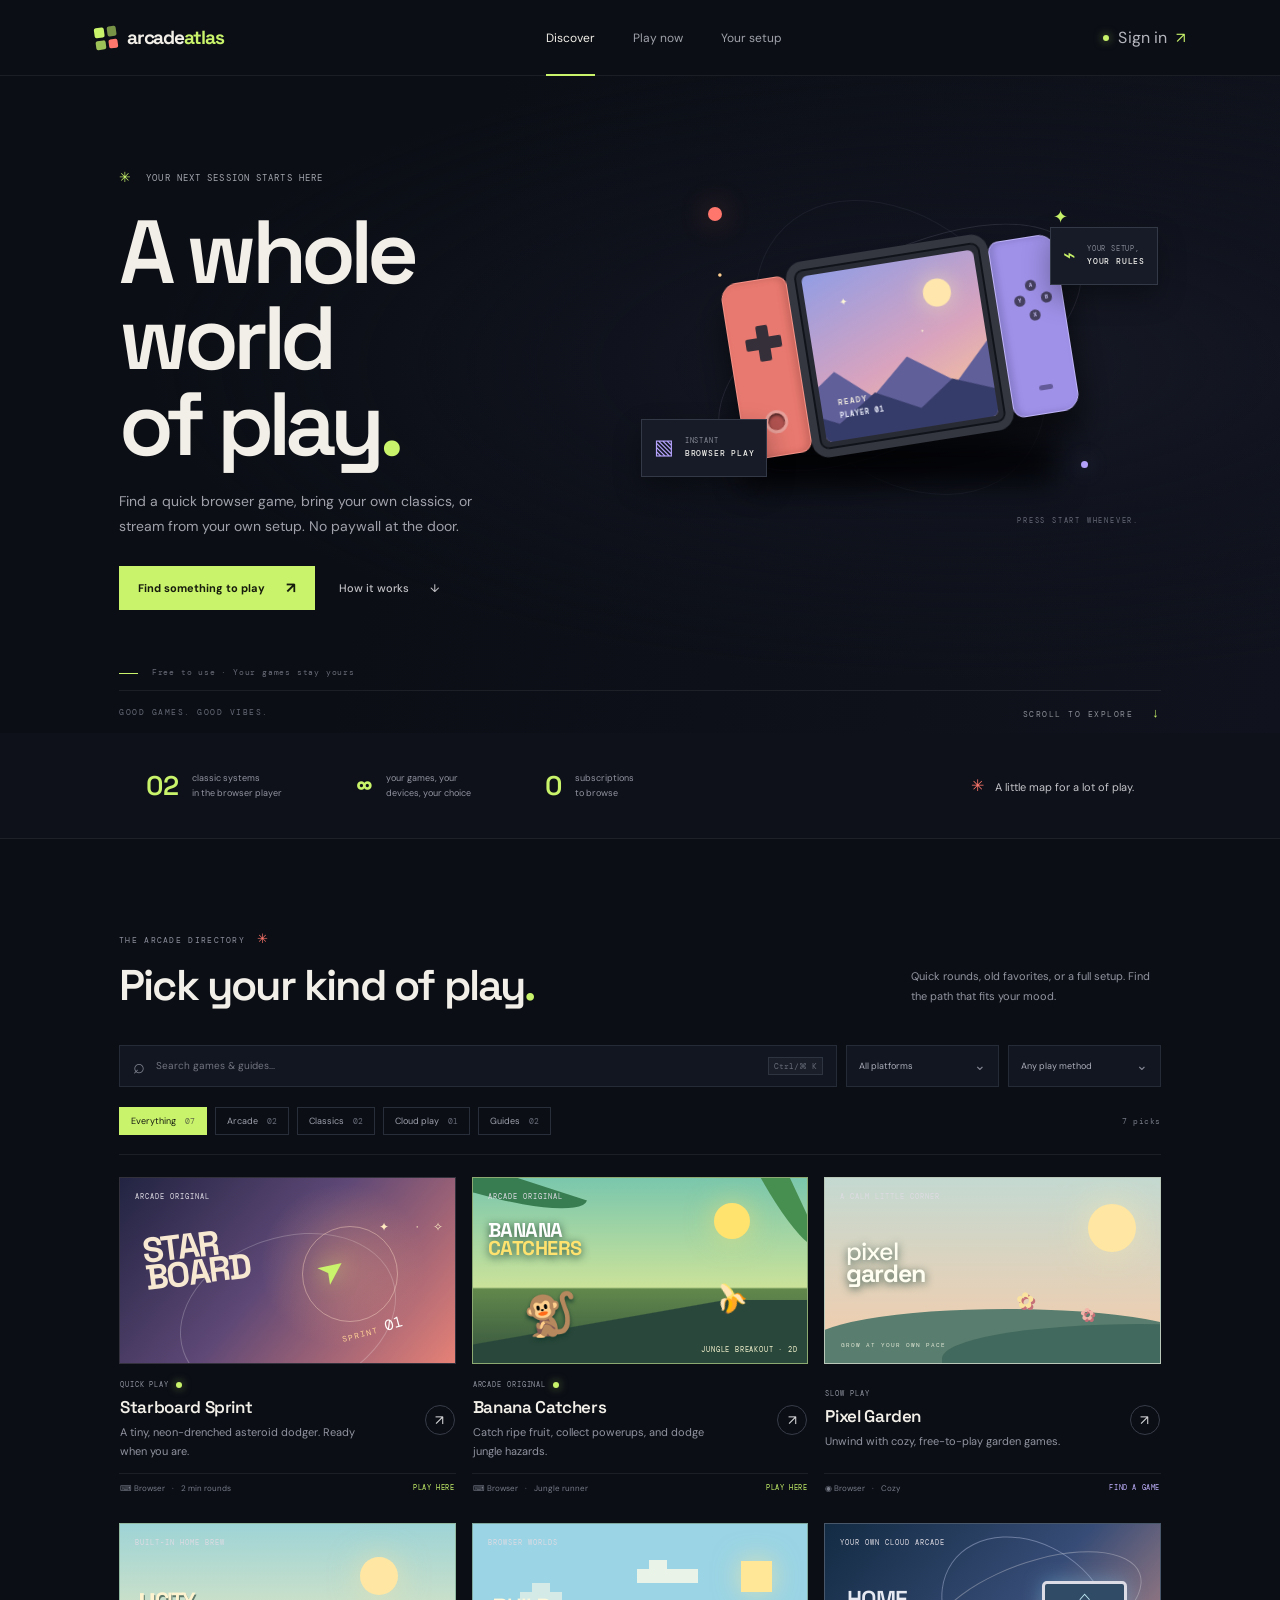
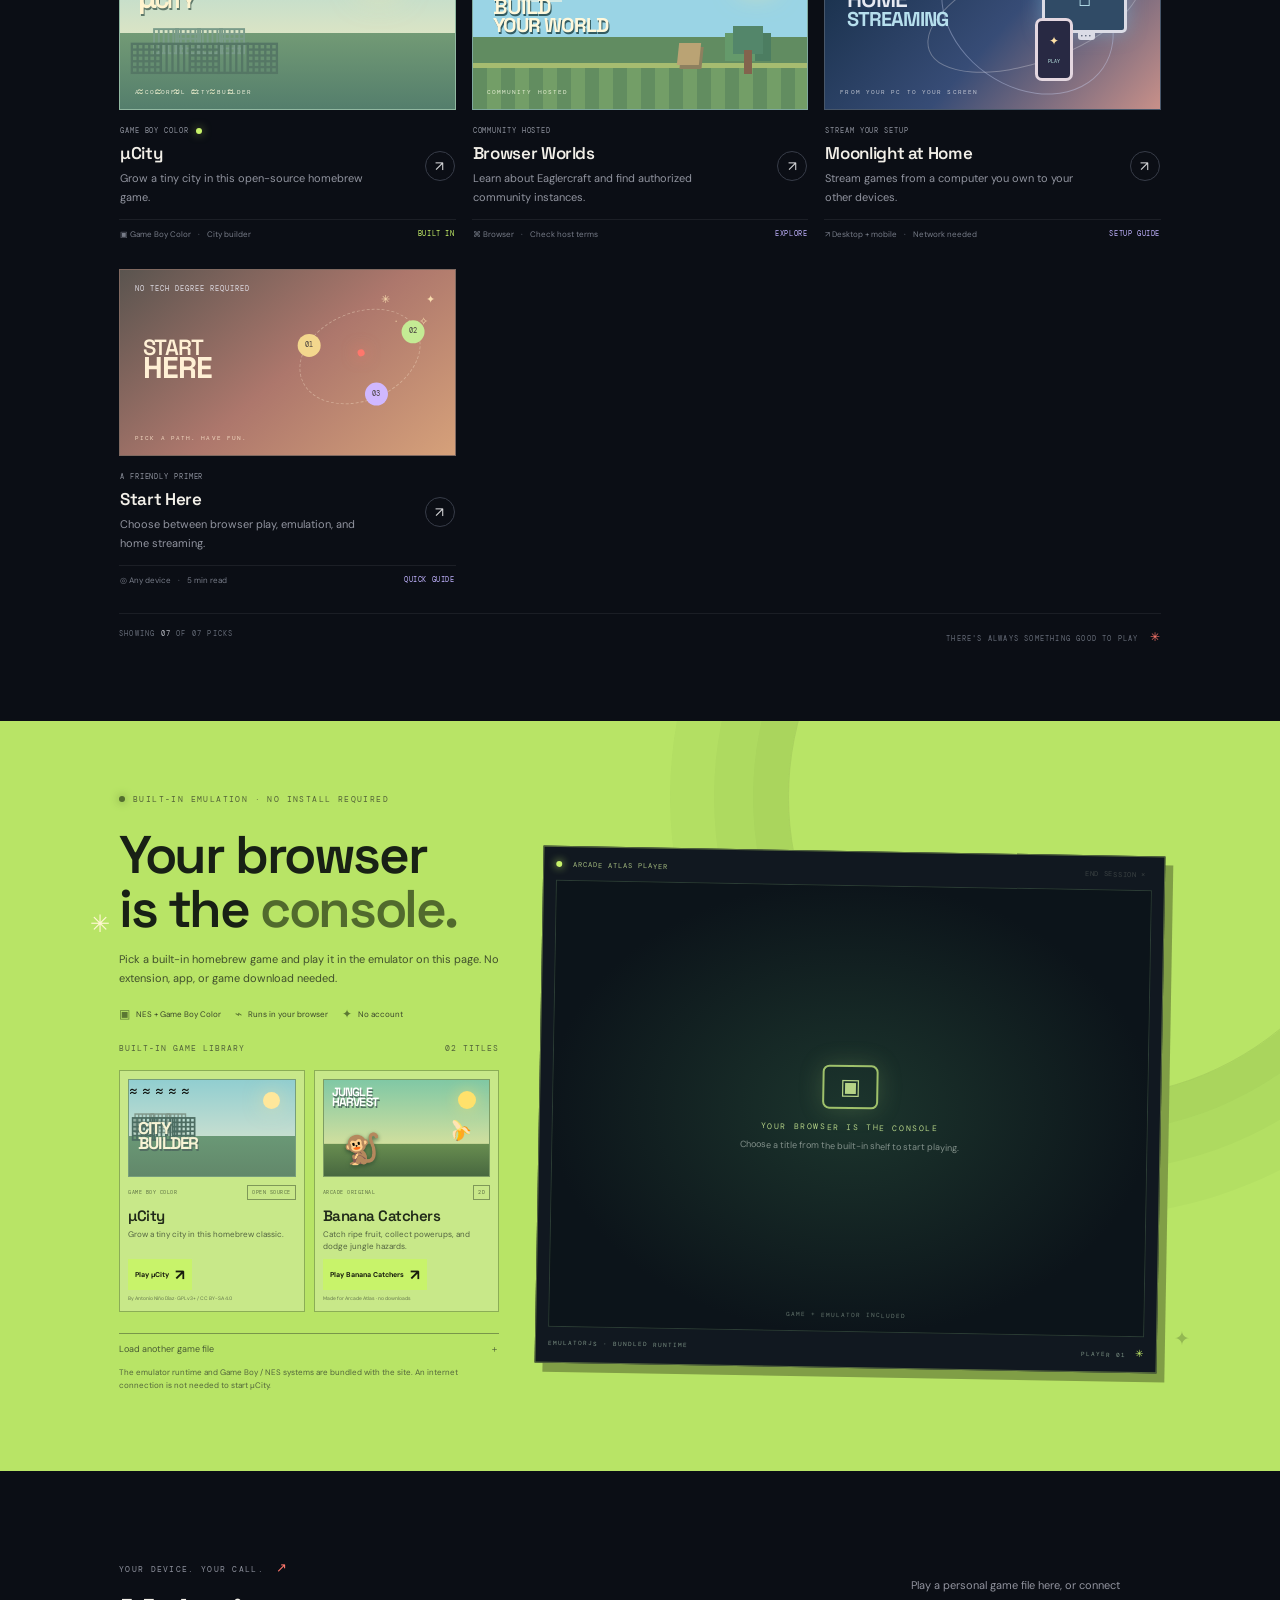
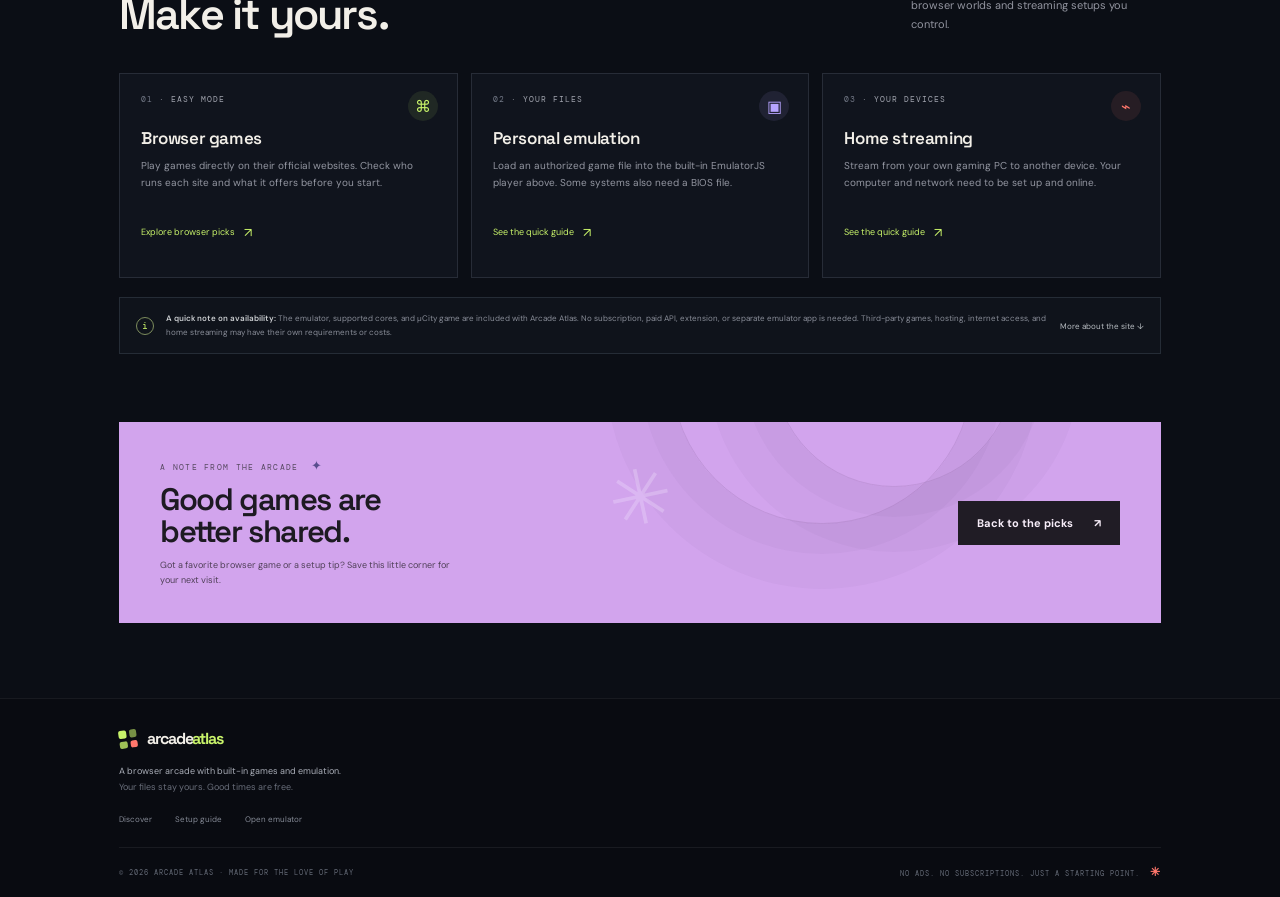
<file: index.html>
<!doctype html>
<html lang="en">
  <head>
    <meta charset="UTF-8" />
    <meta name="viewport" content="width=device-width, initial-scale=1.0" />
    <meta name="theme-color" content="#0b0e15" />
    <meta name="description" content="Arcade Atlas is a free, friendly guide to browser games, personal emulation, and streaming from your own devices." />
    <title>Arcade Atlas — play your way</title>
    <link rel="preconnect" href="https://fonts.googleapis.com" />
    <link rel="preconnect" href="https://fonts.gstatic.com" crossorigin />
    <link href="https://fonts.googleapis.com/css2?family=DM+Mono:wght@400;500&family=DM+Sans:wght@400;500;600;700;800&family=Space+Grotesk:wght@500;600;700&display=swap" rel="stylesheet" />
    <link rel="stylesheet" href="styles.css?v=3" />
    <link rel="stylesheet" href="details.css?v=4" />
  </head>
  <body>
    <div class="app-shell">
      <header class="topbar">
        <a class="brand" href="#home" aria-label="Arcade Atlas home">
          <span class="brand-mark" aria-hidden="true"><span></span><span></span><span></span><span></span></span>
          <span>arcade<span class="brand-accent">atlas</span></span>
        </a>
        <nav class="main-nav" aria-label="Main navigation">
          <a class="nav-link active" href="#discover">Discover</a>
          <a class="nav-link" href="#play">Play now</a>
          <a class="nav-link" href="#your-setup">Your setup</a>
        </nav>
        <button class="topbar-cta account-button" id="account-button" type="button" aria-label="Open username profile"><span class="status-dot"></span><span id="account-label">Sign in</span><span aria-hidden="true">↗</span></button>
        <button class="mobile-menu" type="button" aria-label="Open navigation" aria-expanded="false"><span></span><span></span></button>
      </header>

      <main id="home">
        <section class="hero" aria-labelledby="hero-title">
          <div class="hero-copy">
            <div class="eyebrow"><span class="eyebrow-spark">✳</span> YOUR NEXT SESSION STARTS HERE</div>
            <h1 id="hero-title">A whole world<br />of play<span class="hero-period">.</span></h1>
            <p class="hero-text">Find a quick browser game, bring your own classics, or stream from your own setup. No paywall at the door.</p>
            <div class="hero-actions">
              <a class="button button-primary" href="#play">Find something to play <span aria-hidden="true">↗</span></a>
              <a class="button button-quiet" href="#your-setup">How it works <span aria-hidden="true">↓</span></a>
            </div>
            <div class="hero-footnote"><span class="footnote-line"></span> Free to use · Your games stay yours</div>
          </div>
          <div class="hero-art" aria-label="Illustration of a handheld game console floating among stars" role="img">
            <div class="orbit orbit-one"></div><div class="orbit orbit-two"></div>
            <div class="spark spark-a">✦</div><div class="spark spark-b">·</div><div class="spark spark-c">✳</div>
            <div class="planet planet-coral"></div><div class="planet planet-lilac"></div>
            <div class="console-shadow"></div>
            <div class="console">
              <div class="console-wing left-wing"><div class="dpad"><i></i><b></b><em></em><strong></strong></div><div class="stick"></div></div>
              <div class="console-screen"><div class="screen-sky"><span class="screen-star star-one">✦</span><span class="screen-star star-two">·</span><div class="pixel-moon"></div><div class="screen-hills"></div><div class="screen-hills hill-back"></div><div class="screen-label">READY<br /><b>PLAYER 01</b></div></div></div>
              <div class="console-wing right-wing"><div class="buttons"><i>A</i><b>B</b><em>X</em><strong>Y</strong></div><div class="tiny-button"></div></div>
            </div>
            <div class="float-card float-card-top"><span class="float-icon">⌁</span><span>YOUR SETUP,<br /><b>YOUR RULES</b></span></div>
            <div class="float-card float-card-bottom"><span class="float-icon purple">▧</span><span>INSTANT<br /><b>BROWSER PLAY</b></span></div>
            <div class="art-caption">PRESS START WHENEVER.</div>
          </div>
          <div class="hero-bottom"><span>GOOD GAMES. GOOD VIBES.</span><span class="hero-scroll">SCROLL TO EXPLORE <i>↓</i></span></div>
        </section>

        <section class="stats-strip" aria-label="What Arcade Atlas offers">
          <div><strong>02</strong><span>classic systems<br />in the browser player</span></div>
          <div><strong>∞</strong><span>your games, your<br />devices, your choice</span></div>
          <div><strong>0</strong><span>subscriptions<br />to browse</span></div>
          <div class="strip-note"><span class="strip-star">✳</span> A little map for a lot of play.</div>
        </section>

        <section class="discover section-wrap" id="discover" aria-labelledby="discover-title">
          <div class="section-heading">
            <div><div class="section-kicker">THE ARCADE DIRECTORY <span>✳</span></div><h2 id="discover-title">Pick your kind of play<span class="hero-period">.</span></h2></div>
            <p>Quick rounds, old favorites, or a full setup. Find the path that fits your mood.</p>
          </div>
          <div class="filter-bar" role="search">
            <label class="search-box"><span aria-hidden="true">⌕</span><input id="game-search" type="search" placeholder="Search games & guides..." aria-label="Search games and guides" /><kbd>Ctrl/⌘ K</kbd></label>
            <label class="select-wrap"><span class="sr-only">Filter by platform</span><select id="platform-filter"><option value="all">All platforms</option><option value="browser">Browser</option><option value="desktop">Desktop</option><option value="mobile">Mobile</option></select><span class="select-arrow">⌄</span></label>
            <label class="select-wrap"><span class="sr-only">Filter by play method</span><select id="method-filter"><option value="all">Any play method</option><option value="instant">Instant play</option><option value="bring">Bring your own</option><option value="stream">Stream your setup</option></select><span class="select-arrow">⌄</span></label>
          </div>
          <div class="category-row" role="group" aria-label="Filter by category">
            <button class="category-chip selected" data-category="all" type="button" aria-pressed="true">Everything <span>07</span></button>
            <button class="category-chip" data-category="arcade" type="button" aria-pressed="false">Arcade <span>02</span></button>
            <button class="category-chip" data-category="classics" type="button" aria-pressed="false">Classics <span>02</span></button>
            <button class="category-chip" data-category="cloud" type="button" aria-pressed="false">Cloud play <span>01</span></button>
            <button class="category-chip" data-category="guides" type="button" aria-pressed="false">Guides <span>02</span></button>
            <span class="results-count" id="results-count" aria-live="polite">7 picks</span>
          </div>
          <div class="game-grid" id="game-grid">
            <article class="game-card featured-card" data-title="starboard sprint" data-category="arcade" data-platform="browser" data-method="instant" data-id="starboard">
              <button class="card-art art-starboard" type="button" aria-label="Play Starboard Sprint"><span class="card-label">ARCADE ORIGINAL</span><span class="art-orbit-small"></span><span class="starship">➤</span><span class="art-word">STAR<br />BOARD</span><span class="art-ribbon">SPRINT<span>01</span></span><span class="art-stars">✦　　 ·　 ✧</span></button>
              <div class="card-info"><div><div class="card-kicker">QUICK PLAY <span class="live-dot"></span></div><h3>Starboard Sprint</h3><p>A tiny, neon-drenched asteroid dodger. Ready when you are.</p></div><button class="round-arrow launch-card" type="button" aria-label="Play Starboard Sprint">↗</button></div>
              <div class="card-meta"><span>⌨ Browser</span><span>·</span><span>2 min rounds</span><span class="meta-spacer"></span><span class="meta-tag tag-play">PLAY HERE</span></div>
            </article>
                        <article class="game-card" data-title="banana catchers monkey jungle fruit catching" data-category="arcade" data-platform="browser" data-method="instant" data-id="banana">
              <button class="card-art art-banana" type="button" aria-label="Play Banana Catchers"><span class="card-label">ARCADE ORIGINAL</span><span class="banana-art-sun"></span><span class="banana-art-leaf leaf-one"></span><span class="banana-art-leaf leaf-two"></span><span class="banana-art-monkey">🐒</span><span class="banana-art-fruit">🍌</span><span class="banana-art-title">BANANA<br /><b>CATCHERS</b></span><span class="banana-art-caption">JUNGLE BREAKOUT · 2D</span></button>
              <div class="card-info"><div><div class="card-kicker">ARCADE ORIGINAL <span class="live-dot"></span></div><h3>Banana Catchers</h3><p>Catch ripe fruit, collect powerups, and dodge jungle hazards.</p></div><button class="round-arrow launch-card" type="button" aria-label="Play Banana Catchers">↗</button></div>
              <div class="card-meta"><span>⌨ Browser</span><span>·</span><span>Jungle runner</span><span class="meta-spacer"></span><span class="meta-tag tag-play">PLAY HERE</span></div>
            </article>
            <article class="game-card" data-title="pixel garden cozy browser picks" data-category="guides" data-platform="browser" data-method="bring" data-id="garden">
              <button class="card-art art-garden" type="button" aria-label="View Pixel Garden guide"><span class="card-label">A CALM LITTLE CORNER</span><div class="garden-sun"></div><div class="garden-hill hill1"></div><div class="garden-hill hill2"></div><div class="pixel-flower f1">✿</div><div class="pixel-flower f2">✿</div><span class="garden-word">pixel<br /><b>garden</b></span><span class="garden-caption">GROW AT YOUR OWN PACE</span></button>
              <div class="card-info"><div><div class="card-kicker">SLOW PLAY</div><h3>Pixel Garden</h3><p>Unwind with cozy, free-to-play garden games.</p></div><button class="round-arrow guide-card" type="button" aria-label="Open Pixel Garden guide">↗</button></div>
              <div class="card-meta"><span>◉ Browser</span><span>·</span><span>Cozy</span><span class="meta-spacer"></span><span class="meta-tag tag-guide">FIND A GAME</span></div>
            </article>
            <article class="game-card" data-title="ucity micro city game boy color" data-category="classics" data-platform="browser" data-method="instant" data-id="ucity">
              <button class="card-art art-ucity" type="button" aria-label="Play µCity in the built-in emulator"><span class="card-label">BUILT-IN HOME BREW</span><div class="ucity-sun"></div><div class="ucity-skyline skyline-one">▥ ▦ ▥ ▦</div><div class="ucity-skyline skyline-two">▦ ▥ ▦ ▥ ▦</div><span class="ucity-water">≈ ≈ ≈ ≈ ≈ ≈</span><span class="ucity-word">µ<span>CITY</span></span><span class="retro-note">A COLORFUL CITY BUILDER</span></button>
              <div class="card-info"><div><div class="card-kicker">GAME BOY COLOR <span class="live-dot"></span></div><h3>µCity</h3><p>Grow a tiny city in this open-source homebrew game.</p></div><button class="round-arrow guide-card" type="button" aria-label="Play µCity in the built-in emulator">↗</button></div>
              <div class="card-meta"><span>▣ Game Boy Color</span><span>·</span><span>City builder</span><span class="meta-spacer"></span><span class="meta-tag tag-play">BUILT IN</span></div>
            </article>
            <article class="game-card" data-title="eaglercraft browser worlds" data-category="classics" data-platform="browser" data-method="bring" data-id="eaglercraft">
              <button class="card-art art-blocks" type="button" aria-label="View browser worlds information"><span class="card-label">BROWSER WORLDS</span><div class="block-sun"></div><div class="block-cloud cloud-a"></div><div class="block-cloud cloud-b"></div><div class="block-land"></div><div class="block-tree"><i></i><b></b></div><div class="block-cube"></div><span class="block-word">BUILD<br /><b>YOUR WORLD</b></span><span class="block-version">COMMUNITY HOSTED</span></button>
              <div class="card-info"><div><div class="card-kicker">COMMUNITY HOSTED</div><h3>Browser Worlds</h3><p>Learn about Eaglercraft and find authorized community instances.</p></div><button class="round-arrow guide-card" type="button" aria-label="Open Browser Worlds information">↗</button></div>
              <div class="card-meta"><span>⌘ Browser</span><span>·</span><span>Check host terms</span><span class="meta-spacer"></span><span class="meta-tag tag-guide">EXPLORE</span></div>
            </article>
            <article class="game-card" data-title="moonlight at home" data-category="cloud" data-platform="desktop" data-method="stream" data-id="moonlight">
              <button class="card-art art-cloud" type="button" aria-label="View home streaming guide"><span class="card-label">YOUR OWN CLOUD ARCADE</span><div class="cloud-ring ring1"></div><div class="cloud-ring ring2"></div><div class="cloud-device"><span>⌂</span><i>•••</i></div><div class="cloud-phone"><span>✦</span><b>PLAY</b></div><span class="cloud-word">HOME<br /><b>STREAMING</b></span><span class="cloud-caption">FROM YOUR PC TO YOUR SCREEN</span></button>
              <div class="card-info"><div><div class="card-kicker">STREAM YOUR SETUP</div><h3>Moonlight at Home</h3><p>Stream games from a computer you own to your other devices.</p></div><button class="round-arrow guide-card" type="button" aria-label="Open home streaming guide">↗</button></div>
              <div class="card-meta"><span>↗ Desktop + mobile</span><span>·</span><span>Network needed</span><span class="meta-spacer"></span><span class="meta-tag tag-guide">SETUP GUIDE</span></div>
            </article>
            <article class="game-card" data-title="start here play guide" data-category="guides" data-platform="mobile" data-method="bring" data-id="start">
              <button class="card-art art-guide" type="button" aria-label="Open getting started guide"><span class="card-label">NO TECH DEGREE REQUIRED</span><div class="guide-route"><span class="route-point point-one">01</span><span class="route-point point-two">02</span><span class="route-point point-three">03</span><i></i></div><div class="guide-stars">✳　　　 ✦<br />　 ·　　✧</div><span class="guide-word">START<br /><b>HERE</b></span><span class="guide-caption">PICK A PATH. HAVE FUN.</span></button>
              <div class="card-info"><div><div class="card-kicker">A FRIENDLY PRIMER</div><h3>Start Here</h3><p>Choose between browser play, emulation, and home streaming.</p></div><button class="round-arrow guide-card" type="button" aria-label="Open getting started guide">↗</button></div>
              <div class="card-meta"><span>◎ Any device</span><span>·</span><span>5 min read</span><span class="meta-spacer"></span><span class="meta-tag tag-guide">QUICK GUIDE</span></div>
            </article>
          </div>
          <div class="empty-state" id="empty-state" hidden><span>⌕</span><h3>No picks found</h3><p>Try another name or loosen up those filters.</p><button class="button button-quiet reset-filters" type="button">Reset filters ↺</button></div>
          <div class="directory-foot"><span>SHOWING <b id="shown-number">07</b> OF 07 PICKS</span><span>THERE'S ALWAYS SOMETHING GOOD TO PLAY <i>✳</i></span></div>
        </section>

        <section class="play-section emulator-section" id="play" aria-labelledby="play-title">
          <div class="play-bg-star star-left">✳</div><div class="play-bg-star star-right">✦</div>
          <div class="play-inner">
            <div class="play-label"><span class="play-live"></span> BUILT-IN EMULATION · NO INSTALL REQUIRED</div>
            <div class="emulator-layout">
              <div class="emulator-copy"><h2 id="play-title">Your browser<br />is the <span>console.</span></h2><p>Pick a built-in homebrew game and play it in the emulator on this page. No extension, app, or game download needed.</p><div class="play-details"><span><i>▣</i> NES + Game Boy Color</span><span><i>⌁</i> Runs in your browser</span><span><i>✦</i> No account</span></div>
                <div class="emulator-controls"><div class="library-heading"><span>BUILT-IN GAME LIBRARY</span><span>02 TITLES</span></div><div class="library-grid"><article class="library-game"><div class="library-art" aria-hidden="true"><span class="library-sun"></span><span class="library-skyline skyline-back">▥ ▦ ▥</span><span class="library-skyline skyline-front">▦ ▥ ▦</span><span class="library-wave">≈ ≈ ≈ ≈ ≈</span><span class="library-art-label">CITY<br />BUILDER</span></div><div class="library-game-info"><div class="library-game-meta"><span>GAME BOY COLOR</span><span class="license-pill">OPEN SOURCE</span></div><h3>µCity</h3><p>Grow a tiny city in this homebrew classic.</p><button class="button button-primary play-ucity" id="play-ucity" type="button">Play µCity <span>↗</span></button><small>By Antonio Niño Díaz · GPLv3+ / CC BY-SA 4.0</small></div></article>                                    <article class="library-game"><div class="library-art banana-library-art" aria-hidden="true"><span class="banana-library-sun"></span><span class="banana-library-fruit">🍌</span><span class="banana-library-monkey">🐒</span><span class="library-art-label">JUNGLE<br />HARVEST</span></div><div class="library-game-info"><div class="library-game-meta"><span>ARCADE ORIGINAL</span><span class="license-pill">2D</span></div><h3>Banana Catchers</h3><p>Catch ripe fruit, collect powerups, and dodge jungle hazards.</p><a class="button button-primary" href="banana-catchers/">Play Banana Catchers <span>↗</span></a><small>Made for Arcade Atlas · no downloads</small></div></article></div>
                  <details class="bring-your-own"><summary>Load another game file</summary><div class="emulator-controls-inner"><label class="emulator-field">SYSTEM<select id="emulator-system"><option value="gb">Game Boy / Color</option><option value="nes">Nintendo (NES)</option></select></label><label class="rom-drop" id="rom-drop" for="rom-file"><span class="upload-icon">↑</span><span><b id="rom-filename">Choose a game file</b><small>stored in this browser profile</small></span><input id="rom-file" type="file" accept=".nes,.gb,.gbc" /></label><button class="button button-primary run-emulator" id="run-emulator" type="button" disabled>Play selected file <span>↗</span></button><div class="personal-games" id="personal-games" aria-live="polite">Sign in with a username to save game files in this browser.</div><p class="file-note">Game files and saves stay in this browser. They are not sent to Arcade Atlas. Choose only files you’re authorized to use.</p></div></details>
                  <p class="emulator-status" id="emulator-status" role="status">The emulator runtime and Game Boy / NES systems are bundled with the site. An internet connection is not needed to start µCity.</p>
                </div>
              </div>
              <div class="emulator-display"><div class="display-top"><span><i></i> ARCADE ATLAS PLAYER</span><button id="stop-emulator" type="button" disabled>END SESSION ×</button></div><div class="emulator-screen" id="emulator-screen"><div class="screen-placeholder" id="screen-placeholder"><div class="placeholder-console"><span>▣</span></div><b>YOUR BROWSER IS THE CONSOLE</b><p>Choose a title from the built-in shelf to start playing.</p><span class="screen-caption">GAME + EMULATOR INCLUDED</span></div><iframe id="emulator-frame" title="Built-in browser game emulator" allow="autoplay; fullscreen; gamepad; pointer-lock" hidden></iframe></div><div class="display-foot"><span>EMULATORJS · BUNDLED RUNTIME</span><span>PLAYER 01 <i>✳</i></span></div></div>
            </div>
          </div>
        </section>

        <section class="setup-section section-wrap" id="your-setup" aria-labelledby="setup-title">
          <div class="section-heading setup-heading"><div><div class="section-kicker">YOUR DEVICE. YOUR CALL. <span>↗</span></div><h2 id="setup-title">Make it yours.</h2></div><p>Play a personal game file here, or connect browser worlds and streaming setups you control.</p></div>
          <div class="setup-grid">
            <article class="setup-card"><div class="setup-number">01 <span>· EASY MODE</span></div><div class="setup-icon icon-browser">⌘</div><h3>Browser games</h3><p>Play games directly on their official websites. Check who runs each site and what it offers before you start.</p><a href="#discover" class="text-link">Explore browser picks <span>↗</span></a></article>
            <article class="setup-card"><div class="setup-number">02 <span>· YOUR FILES</span></div><div class="setup-icon icon-emulator">▣</div><h3>Personal emulation</h3><p>Load an authorized game file into the built-in EmulatorJS player above. Some systems also need a BIOS file.</p><button class="text-link open-guide" data-guide="classics" type="button">See the quick guide <span>↗</span></button></article>
            <article class="setup-card"><div class="setup-number">03 <span>· YOUR DEVICES</span></div><div class="setup-icon icon-cloud">⌁</div><h3>Home streaming</h3><p>Stream from your own gaming PC to another device. Your computer and network need to be set up and online.</p><button class="text-link open-guide" data-guide="moonlight" type="button">See the quick guide <span>↗</span></button></article>
          </div>
          <div class="setup-note"><span class="note-icon">i</span><p><b>A quick note on availability:</b> The emulator, supported cores, and µCity game are included with Arcade Atlas. No subscription, paid API, extension, or separate emulator app is needed. Third-party games, hosting, internet access, and home streaming may have their own requirements or costs.</p><a href="#footer">More about the site ↓</a></div>
        </section>

        <section class="newsletter section-wrap" aria-labelledby="newsletter-title"><div class="newsletter-ornament">✳</div><div><div class="section-kicker">A NOTE FROM THE ARCADE <span>✦</span></div><h2 id="newsletter-title">Good games are<br />better shared.</h2><p>Got a favorite browser game or a setup tip? Save this little corner for your next visit.</p></div><a class="button button-dark" href="#discover">Back to the picks <span>↗</span></a></section>
      </main>

      <footer class="footer" id="footer"><a class="brand footer-brand" href="#home"><span class="brand-mark" aria-hidden="true"><span></span><span></span><span></span><span></span></span><span>arcade<span class="brand-accent">atlas</span></span></a><p>A browser arcade with built-in games and emulation.<br /><span>Your files stay yours. Good times are free.</span></p><div class="footer-links"><a href="#discover">Discover</a><a href="#your-setup">Setup guide</a><a href="#play">Open emulator</a></div><div class="footer-bottom"><span>© 2026 ARCADE ATLAS · MADE FOR THE LOVE OF PLAY</span><span>NO ADS. NO SUBSCRIPTIONS. JUST A STARTING POINT. <b>✳</b></span></div></footer>
    </div>

    <dialog class="account-dialog" id="account-dialog" aria-labelledby="account-title"><button class="dialog-close account-close" type="button" aria-label="Close profile dialog">×</button><div class="dialog-kicker">USERNAME PROFILE · THIS BROWSER</div><h2 id="account-title">Your game shelf.</h2><section id="account-signed-out"><p class="account-intro">Enter a username to open or create a profile on this device.</p><form id="account-form"><label for="account-username">USERNAME</label><input id="account-username" name="username" type="text" minlength="3" maxlength="20" pattern="[A-Za-z0-9_-]{3,20}" autocomplete="username" placeholder="e.g. banana_fan" required /><button class="button button-primary" type="submit">Continue <span>↗</span></button><p class="account-error" id="account-error" role="alert" hidden></p></form></section><section id="account-signed-in" hidden><div class="account-profile-badge"><span>◉</span><div><small>PLAYING AS</small><b id="profile-name">player</b></div></div><div class="account-storage-row"><span>Personal game files</span><b id="profile-game-count">0</b></div><p class="account-intro">Emulator saves are kept under this username in this browser.</p><button class="button button-primary" id="switch-profile" type="button">Switch username</button></section><div class="account-local-note"><b>Local profile only.</b> There’s no password or server here. Anyone using this browser can enter a username, and this profile won’t sync to another device. Clearing this site’s browser data can erase its files and saves.</div></dialog>
    <dialog class="info-dialog" id="info-dialog" aria-labelledby="dialog-title"><button class="dialog-close" type="button" aria-label="Close dialog">×</button><div class="dialog-kicker" id="dialog-kicker">ARCADE ATLAS GUIDE</div><h2 id="dialog-title">A good place to start.</h2><div class="dialog-content" id="dialog-content"></div><div class="dialog-actions" id="dialog-actions"></div></dialog>
    <dialog class="game-dialog" id="game-dialog" aria-labelledby="game-dialog-title"><div class="game-dialog-head"><div><div class="dialog-kicker">ARCADE ATLAS ORIGINAL</div><h2 id="game-dialog-title">Starboard Sprint</h2></div><button class="dialog-close game-close" type="button" aria-label="Close game">×</button></div><div class="canvas-wrap"><canvas id="game-canvas" width="900" height="500" aria-label="Starboard Sprint game area"></canvas><div class="game-overlay" id="game-overlay"><div class="overlay-mark">▲</div><h3>READY, PILOT?</h3><p>Dodge the asteroids. Collect the stars.</p><button class="button button-primary" id="start-game" type="button">Start your run <span>↗</span></button><div class="touch-controls"><button type="button" data-control="left" aria-label="Move left">←</button><button type="button" data-control="right" aria-label="Move right">→</button></div></div></div><div class="game-hud"><span>ARROWS / A · D TO MOVE</span><span>SCORE <b id="current-score">0000</b></span><span>BEST <b id="modal-best">0000</b></span></div><p class="game-caption">Collect stars for bonus points. Close the window whenever you're ready to head back.</p></dialog>
    <script src="app.js?v=5"></script>
    <script src="accounts.js?v=1"></script>
    <script src="emulator.js?v=4"></script>
  </body>
</html>
</file>
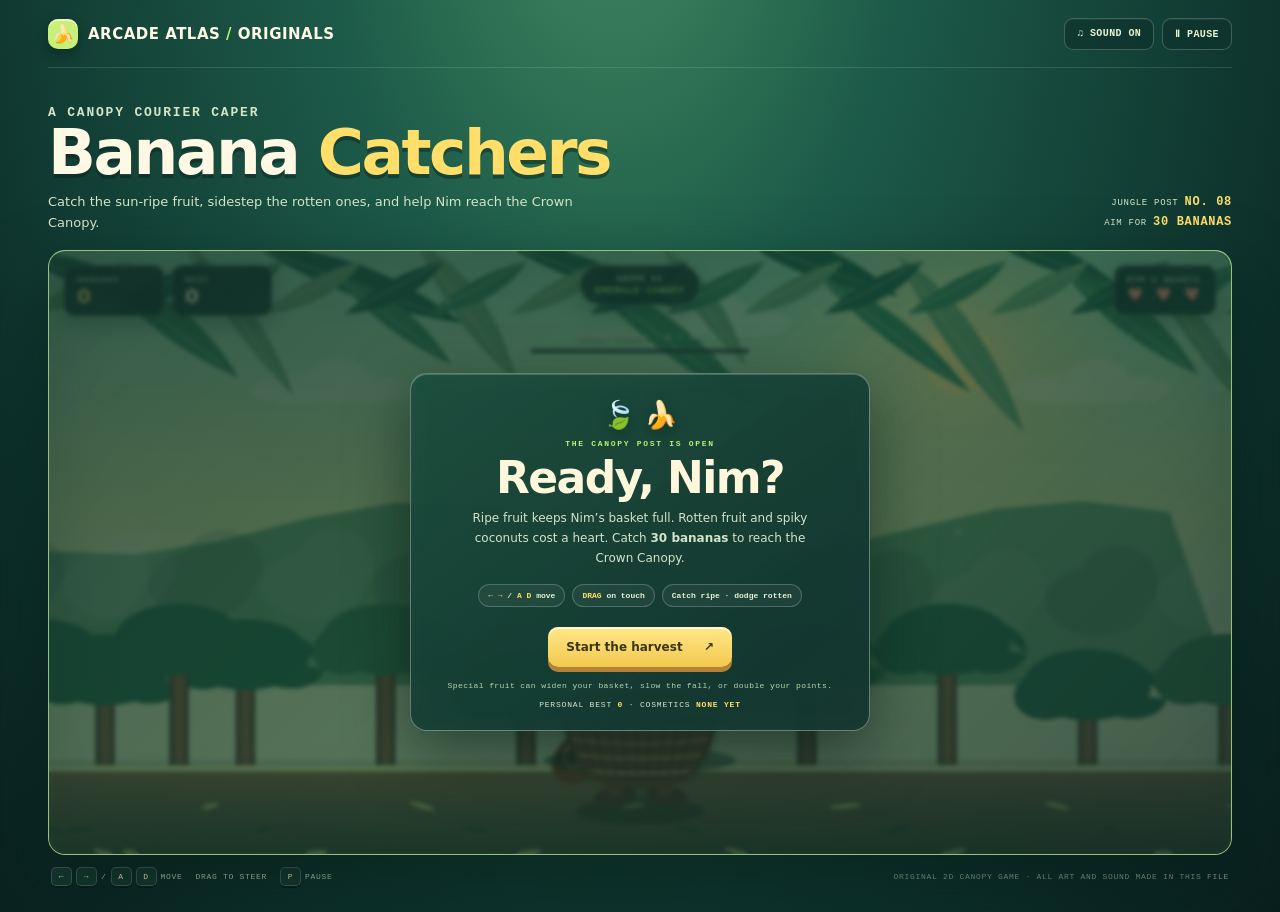
<file: banana-catchers/index.html>
<!doctype html>
<html lang="en">
<head>
  <meta charset="utf-8" />
  <meta name="viewport" content="width=device-width,initial-scale=1,viewport-fit=cover" />
  <meta name="theme-color" content="#12382f" />
  <meta name="description" content="A bright little jungle catching game. Catch ripe bananas, dodge rotten fruit, and climb to the Crown Canopy." />
  <title>Banana Catchers</title>
  <style>
    :root{color-scheme:dark;--forest:#12382f;--deep:#0c2825;--mint:#baf277;--sun:#ffdf69;--cream:#fff2c9;--coral:#ff846f;--glass:#102e29df;--line:#fff2;--muted:#bdd1b5;--display:ui-rounded,"Arial Rounded MT Bold",system-ui,sans-serif;--body:system-ui,-apple-system,"Segoe UI",sans-serif;--mono:ui-monospace,"SFMono-Regular",Consolas,monospace}
    *{box-sizing:border-box}html,body{margin:0;min-height:100%;background:#0b231f;color:#fff8e5;font-family:var(--body)}body{min-height:100vh;background:radial-gradient(ellipse at 48% -14%,#3f8960 0,#1c5948 32%,#0d302a 75%,#091f1e 100%);overflow-x:hidden}button{font:inherit;color:inherit}.page{width:min(1280px,100%);margin:auto;padding:0 clamp(14px,4vw,48px) 26px}.topbar{height:68px;display:flex;justify-content:space-between;align-items:center;border-bottom:1px solid #ffffff20}.brand{display:flex;gap:10px;align-items:center;text-decoration:none;color:#fff8e5;font:800 15px var(--display);letter-spacing:.5px}.brand-mark{width:30px;height:30px;border-radius:10px;display:grid;place-items:center;background:#c7ef79;color:#214530;font-size:18px;box-shadow:inset 0 2px #fff9,0 5px 12px #061a1670}.top-actions{display:flex;gap:8px}.utility-button{border:1px solid #ffffff35;background:#0f352dc9;padding:9px 12px;border-radius:9px;color:#e9f4d2;font:700 10px var(--mono);letter-spacing:.4px;cursor:pointer;box-shadow:inset 0 1px #fff1;transition:transform .15s,border-color .15s}.utility-button:hover{transform:translateY(-1px);border-color:#d6f49b}.utility-button:focus-visible,.primary-button:focus-visible,.touch-button:focus-visible{outline:3px solid var(--sun);outline-offset:3px}.hero{display:flex;align-items:flex-end;justify-content:space-between;gap:18px;padding:25px 0 17px}.eyebrow{margin:0 0 8px;color:var(--mint);font:700 9px var(--mono);letter-spacing:1.8px;text-transform:uppercase}.hero h1{margin:0;font:900 clamp(35px,6vw,63px)/.94 var(--display);letter-spacing:-2.5px;text-shadow:0 4px #0a211b70}.hero h1 span{color:var(--sun)}.hero p{max-width:560px;margin:10px 0 0;color:#d5e6c8;font-size:13px;line-height:1.55}.hero-side{text-align:right;color:#d5e6c8;font:9px/1.7 var(--mono);letter-spacing:.7px}.hero-side strong{color:var(--sun);font-size:12px}.game-shell{position:relative;border:1px solid #d2efa74d;border-radius:17px;overflow:hidden;background:#7cae69;box-shadow:0 25px 65px #061b1685,inset 0 1px #fff8}.stage{position:relative;height:min(67vh,680px);min-height:400px;isolation:isolate;overflow:hidden}#game-canvas{display:block;width:100%;height:100%;touch-action:none}.stage:after{content:"";pointer-events:none;position:absolute;inset:0;z-index:1;box-shadow:inset 0 0 0 1px #fff2,inset 0 -38px 70px #0c33253b}.hud{position:absolute;z-index:3;inset:14px 15px auto;display:grid;grid-template-columns:1fr auto 1fr;align-items:start;gap:10px;pointer-events:none}.hud-side{display:flex;align-items:flex-start;gap:8px}.hud-side.right{justify-content:flex-end}.hud-card{min-width:100px;padding:9px 12px;border:1px solid #fff3;border-radius:10px;background:#12372fe8;box-shadow:0 7px 22px #09231e55,inset 0 1px #fff2;backdrop-filter:blur(8px)}.hud-label{display:block;color:#c7dcba;font:700 8px var(--mono);letter-spacing:1.3px}.hud-value{display:block;margin-top:2px;color:#fff8e5;font:800 20px/1 var(--display);font-variant-numeric:tabular-nums}.hud-value.score{color:var(--sun)}.hearts{color:#ff9681;letter-spacing:3px;font:700 18px/1.2 var(--display);white-space:nowrap;text-shadow:0 2px #472922}.stage-badge{justify-self:center;padding:8px 14px;border:1px solid #fff4;border-radius:999px;background:#183b31e8;color:#e9f4d2;font:700 8px var(--mono);letter-spacing:1px;text-align:center;box-shadow:0 7px 22px #09231e55}.stage-badge b{display:block;margin-top:3px;color:var(--mint);font-size:9px}.mission{position:absolute;z-index:2;top:82px;left:50%;transform:translateX(-50%);width:min(220px,40vw);text-align:center;pointer-events:none}.mission-label{display:block;color:#fff4d7;text-shadow:0 2px 4px #102b23;font:700 8px var(--mono);letter-spacing:1px}.mission-track{height:6px;margin-top:6px;padding:1px;border:1px solid #fff6;border-radius:8px;background:#102e26b9}.mission-fill{height:100%;width:0;border-radius:6px;background:linear-gradient(90deg,#baf277,#ffe16b);box-shadow:0 0 10px #ffe16b88;transition:width .25s}.status-strip{position:absolute;z-index:2;top:112px;left:50%;transform:translateX(-50%);display:flex;gap:6px}.effect-chip{display:none;border:1px solid #fff5;border-radius:999px;padding:5px 9px;background:#133a30df;color:#fff4c6;font:700 7px var(--mono);letter-spacing:.7px;white-space:nowrap}.effect-chip.active{display:block}.toast{position:absolute;z-index:2;top:29%;left:50%;transform:translate(-50%,8px) scale(.92);opacity:0;pointer-events:none;color:#fff1bd;font:900 clamp(15px,2.4vw,25px) var(--display);letter-spacing:1px;text-align:center;text-shadow:0 3px 12px #102820;transition:opacity .18s,transform .18s}.toast.show{opacity:1;transform:translate(-50%,0) scale(1)}.overlay{position:absolute;z-index:5;inset:0;display:grid;place-items:center;padding:18px;background:linear-gradient(135deg,#102c25bd,#0e3025a6 52%,#102a25c4);backdrop-filter:blur(2px)}.overlay.hidden{display:none}.overlay-card{width:min(460px,100%);padding:25px clamp(18px,4vw,34px) 21px;border:1px solid #fff5;border-radius:17px;background:linear-gradient(145deg,#1c503fdc,#143a32eF 70%,#16372fef);box-shadow:0 22px 60px #061a1590,inset 0 1px #fff3;text-align:center;backdrop-filter:blur(13px)}.overlay-icon{font-size:27px;filter:drop-shadow(0 4px 7px #071e1970)}.overlay-kicker{margin:8px 0;color:var(--mint);font:700 8px var(--mono);letter-spacing:1.7px}.overlay-card h2{margin:5px 0 9px;color:#fff7dc;font:900 clamp(30px,5vw,44px)/1 var(--display);letter-spacing:-1.6px}.overlay-card p{max-width:345px;margin:0 auto;color:#d4e4cc;font-size:12px;line-height:1.65}.rule-row{display:flex;justify-content:center;flex-wrap:wrap;gap:7px;margin:15px 0 2px}.rule-pill{border:1px solid #ffffff35;border-radius:999px;padding:6px 9px;color:#e9f1d9;background:#ffffff0c;font:700 8px var(--mono)}.rule-pill b{color:var(--sun)}.primary-button{display:inline-flex;justify-content:center;align-items:center;gap:21px;min-width:174px;margin:18px auto 12px;padding:13px 18px;border:0;border-radius:10px;background:linear-gradient(180deg,#ffe889,#f3c84d);color:#3a3418;font:900 12px var(--display);box-shadow:0 5px 0 #b28336,inset 0 2px #fff9;cursor:pointer;transition:transform .14s,filter .14s}.primary-button:hover{transform:translateY(-2px);filter:brightness(1.04)}.primary-button:active{transform:translateY(2px);box-shadow:0 2px 0 #b28336}.overlay-small{color:#b9d3ae;font:8px/1.7 var(--mono);letter-spacing:.4px}.record-line{margin-top:8px;color:#dbe8d0;font:8px var(--mono);letter-spacing:.8px}.record-line b{color:var(--sun)}.footer-row{display:flex;justify-content:space-between;align-items:center;gap:12px;padding:12px 3px 0;color:#b6cbb0;font:8px var(--mono);letter-spacing:.7px}.key-help{display:flex;gap:13px;flex-wrap:wrap}.key-help span{display:flex;align-items:center;gap:4px}.key-help kbd{min-width:21px;height:19px;display:grid;place-items:center;padding:0 5px;border:1px solid #ffffff30;border-radius:5px;background:#14382e;color:#fff3cb;font:8px var(--mono);box-shadow:0 2px #091f19}.credit{color:#85a38a;text-align:right}.mobile-pad{display:none;position:absolute;z-index:4;left:12px;right:12px;bottom:12px;justify-content:space-between;pointer-events:none}.touch-button{pointer-events:auto;width:62px;height:58px;border:1px solid #fff5;border-radius:15px;background:#12392edb;color:#fff2c3;font:900 24px var(--display);box-shadow:0 5px 14px #071d17aa,inset 0 1px #fff4;touch-action:none;user-select:none}.touch-button:active{transform:translateY(2px);background:#2a624b}.touch-button[data-dir="right"]{margin-left:auto}.mobile-tip{display:none;padding:9px 12px;color:#d2e2c7;text-align:center;font:8px var(--mono);letter-spacing:.5px}.sr-only{position:absolute;width:1px;height:1px;padding:0;margin:-1px;overflow:hidden;clip:rect(0,0,0,0);white-space:nowrap;border:0}
    @media(max-width:700px){.page{padding:0 12px 18px}.topbar{height:58px}.hero{align-items:center;padding:18px 0 13px}.hero h1{font-size:clamp(31px,8vw,47px);letter-spacing:-1.5px}.hero p{font-size:11px}.hero-side{font-size:7px}.hero-side strong{font-size:10px}.stage{height:min(66vh,680px);min-height:390px}.hud{inset:9px 8px auto;gap:5px}.hud-side{gap:5px}.hud-card{min-width:70px;padding:7px 8px}.hud-label{font-size:6px;letter-spacing:.9px}.hud-value{font-size:17px}.hearts{font-size:15px;letter-spacing:1px}.stage-badge{padding:7px 9px;font-size:6px;max-width:115px}.stage-badge b{font-size:7px}.mission{top:67px}.status-strip{top:96px}.overlay-card{padding:21px 18px 18px}.overlay-card p{font-size:11px}.footer-row{align-items:flex-start;flex-direction:column}.credit{text-align:left}.mobile-pad{display:flex}.mobile-tip{display:block}.key-help{display:none}}
    @media(max-width:390px){.hero-side{display:none}.hero{align-items:flex-start}.stage{min-height:370px}.hud-card{min-width:60px;padding:6px}.stage-badge{max-width:94px}.hearts{font-size:13px}.mission{top:64px;width:155px}.touch-button{width:56px;height:52px}}
    @media(prefers-reduced-motion:reduce){*,*::before,*::after{scroll-behavior:auto!important;transition-duration:.01ms!important;animation-duration:.01ms!important;animation-iteration-count:1!important}}
  </style>
</head>
<body>
  <main class="page">
    <header class="topbar">
      <a class="brand" href="../index.html#discover" aria-label="Back to Arcade Atlas"><span class="brand-mark" aria-hidden="true">🍌</span><span>ARCADE ATLAS <span style="color:#baf277">/</span> ORIGINALS</span></a>
      <div class="top-actions"><button class="utility-button" id="sound-button" type="button" aria-pressed="true" aria-label="Mute sound">♫ SOUND ON</button><button class="utility-button" id="pause-button" type="button" aria-label="Pause game" disabled>Ⅱ PAUSE</button></div>
    </header>
    <section class="hero" aria-labelledby="game-title">
      <div><p class="eyebrow">A CANOPY COURIER CAPER</p><h1 id="game-title">Banana <span>Catchers</span></h1><p>Catch the sun-ripe fruit, sidestep the rotten ones, and help Nim reach the Crown Canopy.</p></div>
      <div class="hero-side">JUNGLE POST <strong>NO. 08</strong><br />AIM FOR <strong>30 BANANAS</strong></div>
    </section>
    <section class="game-shell" aria-label="Banana Catchers game">
      <div class="stage" id="stage">
        <canvas id="game-canvas" aria-label="Catch falling fruit with Nim's basket"></canvas>
        <div class="hud" aria-live="off">
          <div class="hud-side"><div class="hud-card"><span class="hud-label">BANANAS</span><b class="hud-value score" id="score-value">0</b></div><div class="hud-card"><span class="hud-label">BEST</span><b class="hud-value" id="best-value">0</b></div></div>
          <div class="stage-badge" id="stage-badge">GROVE 01<b id="stage-name">EMERALD CANOPY</b></div>
          <div class="hud-side right"><div class="hud-card"><span class="hud-label">NIM'S HEARTS</span><b class="hearts" id="heart-value" aria-label="3 hearts">♥ ♥ ♥</b></div></div>
        </div>
        <div class="mission"><span class="mission-label" id="mission-label">CROWN CANOPY · 0 / 30</span><div class="mission-track"><div class="mission-fill" id="mission-fill"></div></div></div>
        <div class="status-strip"><span class="effect-chip" id="slow-chip">DEW SLOW</span><span class="effect-chip" id="wide-chip">WIDE BASKET</span><span class="effect-chip" id="star-chip">STAR ×2</span></div>
        <div class="toast" id="toast" aria-live="polite"></div>
        <div class="overlay" id="overlay">
          <div class="overlay-card">
            <div class="overlay-icon" id="overlay-icon" aria-hidden="true">🍃 🍌</div>
            <div class="overlay-kicker" id="overlay-kicker">THE CANOPY POST IS OPEN</div>
            <h2 id="overlay-title">Ready, Nim?</h2>
            <p id="overlay-copy">Ripe fruit keeps Nim’s basket full. Rotten fruit and spiky coconuts cost a heart. Catch <b>30 bananas</b> to reach the Crown Canopy.</p>
            <div class="rule-row"><span class="rule-pill"><b>← →</b> / <b>A D</b> move</span><span class="rule-pill"><b>DRAG</b> on touch</span><span class="rule-pill">Catch ripe · dodge rotten</span></div>
            <button class="primary-button" id="overlay-button" type="button">Start the harvest <span>↗</span></button>
            <div class="overlay-small" id="overlay-small">Special fruit can widen your basket, slow the fall, or double your points.</div>
            <div class="record-line">PERSONAL BEST <b id="record-value">0</b> · COSMETICS <b id="cosmetic-value">NONE YET</b></div>
          </div>
        </div>
        <div class="mobile-pad" aria-label="Touch movement controls"><button class="touch-button" type="button" data-dir="left" aria-label="Move left">←</button><button class="touch-button" type="button" data-dir="right" aria-label="Move right">→</button></div>
      </div>
    </section>
    <div class="mobile-tip">DRAG NIM OR HOLD THE ARROWS · CATCH BANANAS · DODGE THE BAD FRUIT</div>
    <footer class="footer-row"><div class="key-help"><span><kbd>←</kbd><kbd>→</kbd> / <kbd>A</kbd><kbd>D</kbd> MOVE</span><span>DRAG TO STEER</span><span><kbd>P</kbd> PAUSE</span></div><div class="credit">ORIGINAL 2D CANOPY GAME · ALL ART AND SOUND MADE IN THIS FILE</div></footer>
    <p class="sr-only" id="announcement" aria-live="polite"></p>
  </main>
  <script>
  (() => {
    'use strict';
    const W = 960, BASE_H = 600, canvas = document.querySelector('#game-canvas'), ctx = canvas.getContext('2d', { alpha:false, desynchronized:true });
    const stage = document.querySelector('#stage'), overlay = document.querySelector('#overlay'), overlayButton = document.querySelector('#overlay-button');
    const scoreEl = document.querySelector('#score-value'), bestEl = document.querySelector('#best-value'), heartsEl = document.querySelector('#heart-value');
    const stageBadge = document.querySelector('#stage-badge'), stageNameEl = document.querySelector('#stage-name'), missionLabel = document.querySelector('#mission-label'), missionFill = document.querySelector('#mission-fill');
    const pauseButton = document.querySelector('#pause-button'), soundButton = document.querySelector('#sound-button'), toastEl = document.querySelector('#toast'), announceEl = document.querySelector('#announcement');
    const overlayIcon = document.querySelector('#overlay-icon'), overlayKicker = document.querySelector('#overlay-kicker'), overlayTitle = document.querySelector('#overlay-title'), overlayCopy = document.querySelector('#overlay-copy'), overlaySmall = document.querySelector('#overlay-small'), recordValue = document.querySelector('#record-value'), cosmeticValue = document.querySelector('#cosmetic-value');
    const chips = { slow:document.querySelector('#slow-chip'), wide:document.querySelector('#wide-chip'), star:document.querySelector('#star-chip') };
    const clamp = (v,a,b) => Math.max(a,Math.min(b,v));
    const rand = (a,b) => a + Math.random()*(b-a);
    const lerp = (a,b,t) => a+(b-a)*t;
    const TAU = Math.PI*2;
    let viewH = BASE_H, sx = 1, groundY = 535, basketY = 448, dpr = 1, lastTime = 0, raf = 0;
    let state = 'title', stageNo = 0, score = 0, best = loadNumber('banana-catchers-best',0), hearts = 3, combo = 0, comboTimer = 0;
    let spawnClock = 0, sinceLastSpawn = 0, worldTime = 0, runTime = 0, shake = 0, toastTimer = 0, toastText = '';
    let crownReached = false, activeCosmetics = loadNumber('banana-catchers-cosmetics',0), soundOn = loadBoolean('banana-catchers-sound',true);
    let audioCtx = null, masterGain = null, musicTimer = 0, musicIndex = 0;
    let slowTime = 0, wideTime = 0, starTime = 0, invulnerable = 0, milestoneTimer = 0;
    let items = [], particles = [], popups = [], decor = [], keys = new Set(), touchDirs = new Set(), pointerTarget = null;
    const player = { x:W*.5, vx:0, state:'idle', timer:0, blink:0, sway:0 };
    const biomeNames = ['EMERALD CANOPY','ORCHID TERRACE','MOONLIT BANYAN'];
    const biomes = [
      {sky1:'#8ed9ac',sky2:'#d8eea4',sun:'#ffe88b',far:'#6baa73',mid:'#388b5e',near:'#1f694d',ground:'#8f7148',edge:'#c1d96e',mist:'#dff5bb'},
      {sky1:'#f2a77e',sky2:'#f8d593',sun:'#fff0a0',far:'#c77a6d',mid:'#9d5962',near:'#684358',ground:'#694b4a',edge:'#efa271',mist:'#ffe3b6'},
      {sky1:'#416b79',sky2:'#9bb8a0',sun:'#f1efb1',far:'#537f75',mid:'#315f5a',near:'#1e4746',ground:'#4b4e46',edge:'#a9ce7d',mist:'#d8efcd'}
    ];
    const spriteCanvases = {};
    const soundPref = loadBoolean('banana-catchers-sound',true);
    soundOn = soundPref;
    soundButton.textContent = soundOn ? '♫ SOUND ON' : '♫ SOUND OFF';
    soundButton.setAttribute('aria-pressed',String(soundOn));
    bestEl.textContent = String(best); recordValue.textContent = String(best);
    updateCosmeticLabel(); updateHud();

    function loadNumber(key,fallback){try{const n=Number(localStorage.getItem(key));return Number.isFinite(n)?n:fallback;}catch{return fallback;}}
    function loadBoolean(key,fallback){try{const v=localStorage.getItem(key);return v===null?fallback:v==='true';}catch{return fallback;}}
    function store(key,value){try{localStorage.setItem(key,String(value));}catch{/* Local scores are a bonus; play still works if storage is blocked. */}}
    function cosmeticName(mask){return mask>=2?'LEAF CROWN + SUN SASH':mask>=1?'SUN SASH':'NONE YET';}
    function updateCosmeticLabel(){cosmeticValue.textContent=cosmeticName(activeCosmetics);}

    function makeSprites(){
      for(const type of ['banana','gold','rotten','coconut','dew','wide','star']){
        const c=document.createElement('canvas');c.width=128;c.height=128;const g=c.getContext('2d');
        g.save();g.translate(64,64);
        if(type==='banana'||type==='gold'){
          const gold=type==='gold';
          g.shadowColor=gold?'#fff29a':'#754a18';g.shadowBlur=gold?18:5;g.lineCap='round';
          g.strokeStyle=gold?'#bd781b':'#b1791f';g.lineWidth=31;g.beginPath();g.moveTo(-28,-15);g.bezierCurveTo(-13,4,15,16,31,-17);g.stroke();
          const grad=g.createLinearGradient(-5,-26,8,17);grad.addColorStop(0,gold?'#fff8b1':'#fff29a');grad.addColorStop(.38,gold?'#ffe56a':'#ffdc51');grad.addColorStop(.76,gold?'#f5a929':'#e6a52e');grad.addColorStop(1,gold?'#bd741b':'#a8641d');
          g.strokeStyle=grad;g.lineWidth=23;g.beginPath();g.moveTo(-28,-15);g.bezierCurveTo(-13,4,15,16,31,-17);g.stroke();g.shadowBlur=0;
          g.strokeStyle='#fff9c9';g.lineWidth=3;g.beginPath();g.moveTo(-15,-9);g.quadraticCurveTo(0,9,16,4);g.stroke();
          g.fillStyle='#69451f';g.beginPath();g.ellipse(-31,-17,5,4,-.5,0,TAU);g.ellipse(34,-20,5,4,.4,0,TAU);g.fill();
          if(gold){g.fillStyle='#fff8bb';g.beginPath();g.arc(0,-37,3,0,TAU);g.arc(46,9,2,0,TAU);g.arc(-44,14,2.5,0,TAU);g.fill();}
        } else if(type==='rotten'){
          g.shadowColor='#421b3a';g.shadowBlur=8;const grad=g.createRadialGradient(-15,-21,4,2,0,48);grad.addColorStop(0,'#dd8e84');grad.addColorStop(.32,'#9b5265');grad.addColorStop(1,'#4c344b');
          g.fillStyle=grad;g.beginPath();g.moveTo(-3,-33);g.bezierCurveTo(-17,-47,-41,-30,-39,-5);g.bezierCurveTo(-38,24,-17,40,2,39);g.bezierCurveTo(25,43,42,19,37,-9);g.bezierCurveTo(34,-34,13,-42,0,-31);g.closePath();g.fill();g.shadowBlur=0;
          g.fillStyle='#b4bd66';g.beginPath();g.ellipse(6,-35,12,5,-.3,0,TAU);g.fill();g.strokeStyle='#e4c2a1';g.lineWidth=2;g.beginPath();g.moveTo(0,-32);g.lineTo(4,-43);g.stroke();
          g.fillStyle='#53324b';for(const p of [[-17,-6,5],[11,4,7],[-4,22,4],[23,-16,3]]){g.beginPath();g.arc(p[0],p[1],p[2],0,TAU);g.fill();}
          g.strokeStyle='#f4b09a';g.lineWidth=2;g.beginPath();g.moveTo(-18,-22);g.quadraticCurveTo(-7,-28,-1,-17);g.stroke();
        } else if(type==='coconut'){
          g.shadowColor='#281a12';g.shadowBlur=7;const grad=g.createRadialGradient(-13,-19,3,0,0,47);grad.addColorStop(0,'#c89057');grad.addColorStop(.45,'#81502e');grad.addColorStop(1,'#38291f');
          g.fillStyle=grad;g.beginPath();g.ellipse(0,0,37,40,-.15,0,TAU);g.fill();g.shadowBlur=0;
          g.strokeStyle='#d6a368';g.lineWidth=3;g.beginPath();g.ellipse(0,0,30,34,-.15,-1.3,1.25);g.stroke();
          g.strokeStyle='#2c211d';g.lineWidth=4;for(const p of [[-11,-14],[0,-18],[12,-11]]){g.beginPath();g.arc(p[0],p[1],3,0,TAU);g.stroke();}
          g.strokeStyle='#d5b182';g.lineWidth=2;g.beginPath();g.moveTo(-22,12);g.quadraticCurveTo(0,25,22,12);g.stroke();
          g.fillStyle='#ffe09a';g.beginPath();g.arc(-11,-14,2,0,TAU);g.arc(0,-18,2,0,TAU);g.arc(12,-11,2,0,TAU);g.fill();
        } else {
          const colors={dew:['#b6f6e4','#438aaf'],wide:['#fff0a4','#df913d'],star:['#fff4a0','#df9b40']}[type];
          const grad=g.createRadialGradient(-14,-17,3,0,0,49);grad.addColorStop(0,colors[0]);grad.addColorStop(.5,type==='dew'?'#76d5bd':'#ffd86a');grad.addColorStop(1,colors[1]);
          g.shadowColor=colors[0];g.shadowBlur=12;g.fillStyle=grad;g.beginPath();
          if(type==='dew'){g.moveTo(0,-43);g.bezierCurveTo(12,-22,34,-1,30,17);g.bezierCurveTo(27,45,-28,45,-31,17);g.bezierCurveTo(-33,-1,-12,-23,0,-43);}
          else if(type==='star'){for(let i=0;i<10;i++){let a=-Math.PI/2+i*Math.PI/5,r=i%2?22:43;let x=Math.cos(a)*r,y=Math.sin(a)*r;i?g.lineTo(x,y):g.moveTo(x,y);}g.closePath();}
          else {g.ellipse(0,0,37,29,0,0,TAU);}
          g.fill();g.shadowBlur=0;g.fillStyle='#fffbd7';g.beginPath();g.ellipse(-12,-14,6,10,-.4,0,TAU);g.fill();
          if(type==='wide'){g.strokeStyle='#9b6029';g.lineWidth=4;g.beginPath();g.arc(0,0,20,.05,Math.PI-.05);g.stroke();g.fillStyle='#9b6029';g.beginPath();g.arc(-20,4,3,0,TAU);g.arc(20,4,3,0,TAU);g.fill();}
        }
        g.restore();spriteCanvases[type]=c;
      }
    }
    makeSprites();

    function resize(){
      const rect=stage.getBoundingClientRect();dpr=Math.min(window.devicePixelRatio||1,2);
      const cw=Math.max(1,Math.floor(rect.width*dpr)),ch=Math.max(1,Math.floor(rect.height*dpr));
      if(canvas.width!==cw||canvas.height!==ch){canvas.width=cw;canvas.height=ch;}
      sx=cw/W;viewH=ch/sx;groundY=viewH-58;basketY=groundY-73;
      ctx.setTransform(sx,0,0,sx,0,0);
      decor=[];for(let i=0;i<25;i++)decor.push({x:(i*137+rand(0,90))%W,y:rand(.08,.48),size:rand(.5,1.2),phase:rand(0,TAU),layer:i%3});
    }
    if('ResizeObserver' in window)new ResizeObserver(resize).observe(stage);window.addEventListener('resize',resize);resize();

    function updateHud(){
      scoreEl.textContent=String(score);bestEl.textContent=String(best);recordValue.textContent=String(best);
      heartsEl.textContent='♥ '.repeat(hearts).trim()||'♡ ♡ ♡';heartsEl.setAttribute('aria-label',`${hearts} ${hearts===1?'heart':'hearts'} remaining`);
      const p=Math.min(30,score);missionLabel.textContent=crownReached?'CROWN CANOPY REACHED · KEEP GATHERING':`CROWN CANOPY · ${p} / 30`;
      missionFill.style.width=`${p/30*100}%`;
      const biome=biomeNames[stageNo%3];stageBadge.innerHTML=`GROVE ${String(stageNo+1).padStart(2,'0')}<b id="stage-name">${biome}</b>`;
      chips.slow.classList.toggle('active',slowTime>0);chips.wide.classList.toggle('active',wideTime>0);chips.star.classList.toggle('active',starTime>0);
      chips.slow.textContent=slowTime>0?`DEW SLOW ${slowTime.toFixed(0)}s`:'DEW SLOW';chips.wide.textContent=wideTime>0?`WIDE BASKET ${wideTime.toFixed(0)}s`:'WIDE BASKET';chips.star.textContent=starTime>0?`STAR ×2 ${starTime.toFixed(0)}s`:'STAR ×2';
    }
    function announce(text){announceEl.textContent='';setTimeout(()=>announceEl.textContent=text,20);}
    function showToast(text,duration=1.35){toastText=text;toastTimer=duration;toastEl.textContent=text;toastEl.classList.add('show');}
    function setOverlay(mode){
      state=mode;overlay.classList.remove('hidden');pauseButton.disabled=mode!=='running';
      if(mode==='title'){
        overlayIcon.textContent='🍃 🍌';overlayKicker.textContent='THE CANOPY POST IS OPEN';overlayTitle.textContent='Ready, Nim?';
        overlayCopy.innerHTML='Ripe fruit keeps Nim’s basket full. Rotten fruit and spiky coconuts cost a heart. Catch <b>30 bananas</b> to reach the Crown Canopy.';
        overlayButton.innerHTML='Start the harvest <span>↗</span>';overlaySmall.textContent='Special fruit can widen your basket, slow the fall, or double your points.';
      } else if(mode==='paused'){
        overlayIcon.textContent='Ⅱ';overlayKicker.textContent='THE CANOPY IS TAKING A BREATHER';overlayTitle.textContent='Harvest paused';
        overlayCopy.textContent=`You have ${score} bananas and ${hearts} hearts. Nim will be right here when you’re ready.`;
        overlayButton.innerHTML='Back to catching <span>↗</span>';overlaySmall.textContent='Press P or Escape to resume.';
      } else {
        overlayIcon.textContent=hearts===0?'🐒':'🍌';overlayKicker.textContent=crownReached?'CROWN CANOPY COURIER':'THE FRUIT PARADE MOVED ON';overlayTitle.textContent=crownReached?'A royal harvest!':'Nim needs a rest.';
        overlayCopy.textContent=`You gathered ${score} ${score===1?'banana':'bananas'} and reached Grove ${stageNo+1}. ${score>best?'A new personal best!':'Can you beat that run?'}`;
        overlayButton.innerHTML='One more run <span>↗</span>';overlaySmall.textContent='Your best score and unlocked accessories stay in this browser.';
      }
      recordValue.textContent=String(best);updateCosmeticLabel();
    }
    function startGame(){
      if(state==='paused'){state='running';overlay.classList.add('hidden');pauseButton.disabled=false;lastTime=performance.now();audioStart();return;}
      score=0;hearts=3;stageNo=0;combo=0;comboTimer=0;spawnClock=.45;sinceLastSpawn=0;worldTime=0;runTime=0;shake=0;crownReached=false;
      slowTime=0;wideTime=0;starTime=0;invulnerable=0;milestoneTimer=0;items.length=0;particles.length=0;popups.length=0;
      player.x=W*.5;player.vx=0;player.state='celebrate';player.timer=.7;updateHud();state='running';overlay.classList.add('hidden');pauseButton.disabled=false;lastTime=performance.now();audioStart();
    }
    function pauseGame(){if(state==='running'){setOverlay('paused');}else if(state==='paused'){startGame();}}
    function endGame(){if(state!=='running')return;state='over';pauseButton.disabled=true;if(score>best){best=score;store('banana-catchers-best',best);}setOverlay('over');announce(`Game over. ${score} bananas.`);sound('over');}
    overlayButton.addEventListener('click',()=>{if(state==='paused')startGame();else startGame();});
    pauseButton.addEventListener('click',pauseGame);
    document.addEventListener('visibilitychange',()=>{if(document.hidden&&state==='running')pauseGame();});

    function audioStart(){
      if(!soundOn)return;
      try{if(!audioCtx){audioCtx=new(window.AudioContext||window.webkitAudioContext)();masterGain=audioCtx.createGain();masterGain.gain.value=.62;masterGain.connect(audioCtx.destination);}if(audioCtx.state==='suspended')audioCtx.resume();}
      catch{soundOn=false;soundButton.textContent='♫ SOUND OFF';soundButton.setAttribute('aria-pressed','false');return;}
      if(!musicTimer)musicTimer=setInterval(()=>{if(state==='running'&&soundOn)musicStep();},520);
    }
    function tone(freq,duration,wave='sine',volume=.1,delay=0){
      if(!soundOn||!audioCtx||!masterGain)return;
      const now=audioCtx.currentTime+delay,osc=audioCtx.createOscillator(),gain=audioCtx.createGain();
      osc.type=wave;osc.frequency.setValueAtTime(freq,now);gain.gain.setValueAtTime(.0001,now);gain.gain.exponentialRampToValueAtTime(volume,now+.018);gain.gain.exponentialRampToValueAtTime(.0001,now+duration);
      osc.connect(gain);gain.connect(masterGain);osc.start(now);osc.stop(now+duration+.025);
    }
    function musicStep(){const notes=[392,523.25,587.33,523.25,440,587.33,659.25,523.25];const note=notes[musicIndex%notes.length];tone(note,.32,'triangle',.022);if(musicIndex%4===0)tone(note/2,.45,'sine',.018,.02);musicIndex++;}
    function sound(kind){if(!soundOn||!audioCtx)return;
      if(kind==='catch'){tone(660,.1,'triangle',.08);tone(880,.15,'sine',.055,.06);}
      else if(kind==='gold'){tone(523,.12,'triangle',.09);tone(659,.13,'triangle',.085,.07);tone(784,.2,'sine',.07,.14);}
      else if(kind==='power'){tone(440,.12,'sine',.07);tone(660,.13,'sine',.07,.09);tone(990,.22,'triangle',.06,.18);}
      else if(kind==='hit'){tone(170,.22,'sawtooth',.07);tone(105,.25,'triangle',.05,.06);}
      else if(kind==='milestone'){tone(523,.2,'triangle',.06);tone(659,.2,'triangle',.06,.12);tone(784,.35,'sine',.06,.25);}
      else if(kind==='over'){tone(330,.25,'triangle',.055);tone(247,.35,'triangle',.05,.17);}
    }
    soundButton.addEventListener('click',()=>{
      soundOn=!soundOn;store('banana-catchers-sound',soundOn);soundButton.textContent=soundOn?'♫ SOUND ON':'♫ SOUND OFF';soundButton.setAttribute('aria-pressed',String(soundOn));
      if(soundOn){audioStart();sound('catch');}else if(masterGain&&audioCtx)masterGain.gain.setTargetAtTime(0,audioCtx.currentTime,.025);
      if(soundOn&&masterGain)masterGain.gain.setTargetAtTime(.62,audioCtx.currentTime,.04);
    });

    function addParticle(x,y,color,count=9,force=1){for(let i=0;i<count&&particles.length<180;i++){const a=rand(0,TAU),v=rand(45,225)*force;particles.push({x,y,vx:Math.cos(a)*v,vy:Math.sin(a)*v-rand(5,65),life:rand(.28,.72),max:.72,size:rand(2,6),color,rot:rand(0,TAU),spin:rand(-9,9),shape:Math.random()<.5?'dot':'leaf'});}}
    function popup(text,x,y,color='#fff1a9',scale=1){popups.push({text,x,y,vy:-53,life:.8,max:.8,color,scale});}
    function chooseType(){const r=Math.random();if(r<.58)return'banana';if(r<.71)return'rotten';if(r<.81)return'coconut';if(r<.89)return'gold';const p=Math.random();return p<.34?'dew':p<.67?'wide':'star';}
    function spawnItem(){
      if(items.length>10)return;
      const type=chooseType(),stageFactor=stageNo;
      const radius=type==='coconut'?28:type==='banana'||type==='gold'?30:27;
      const scaleH=viewH/BASE_H;
      items.push({type,x:rand(65,W-65),y:-rand(25,100),vy:rand(155,215)*(1+stageFactor*.075)*scaleH,drift:rand(-25,25),phase:rand(0,TAU),spin:rand(-1.8,1.8),angle:rand(-.3,.3),r:radius,age:0,settle:rand(0,1)});
    }
    function catchItem(item){
      const type=item.type;
      if(type==='banana'||type==='gold'){
        combo=comboTimer>0?combo+1:1;comboTimer=2.5;
        const multiplier=starTime>0?2:Math.min(4,1+Math.floor((combo-1)/5));
        const points=type==='gold'?6*multiplier:multiplier;score+=points;player.state='catch';player.timer=.34;
        addParticle(item.x,basketY,'#ffe777',type==='gold'?18:10,type==='gold'?1.45:1);
        popup(type==='gold'?`SUN BANANA +${points}`:combo>=5?`×${multiplier}  +${points}`:`+${points}`,item.x,basketY-20,type==='gold'?'#fff3a2':'#fff3bf',type==='gold'?1.15:1);
        sound(type==='gold'?'gold':'catch');
      }else if(type==='rotten'||type==='coconut'){
        loseHeart(type==='coconut'?'SPIKY COCONUT!':'ROTTEN FRUIT!');addParticle(item.x,basketY,type==='coconut'?'#c6925c':'#9d506c',13,1.1);
      }else if(type==='dew'){
        slowTime=6.5;popup('DEW DROP · SLOW FALL',item.x,basketY-22,'#b7fff0',.84);addParticle(item.x,basketY,'#a8fff0',16,1.2);sound('power');announce('Dew drop. Fruit slows down.');
      }else if(type==='wide'){
        wideTime=8;popup('BLOOM · WIDE BASKET',item.x,basketY-22,'#fff0b1',.84);addParticle(item.x,basketY,'#ffe8a1',16,1.2);sound('power');announce('Flower power. Basket gets wider.');
      }else if(type==='star'){
        starTime=8;popup('STARFRUIT · DOUBLE POINTS',item.x,basketY-22,'#fff0a2',.84);addParticle(item.x,basketY,'#fff19b',16,1.2);sound('power');announce('Starfruit. Double points.');
      }
      updateHud();checkMilestones();
    }
    function loseHeart(message){
      if(invulnerable>0||state!=='running')return;hearts--;invulnerable=1.35;shake=10;combo=0;comboTimer=0;player.state='hit';player.timer=.78;
      showToast(message,1.05);announce(message);sound('hit');updateHud();if(hearts<=0)endGame();
    }
    function checkMilestones(){
      const nextStage=Math.floor(score/12);
      if(nextStage>stageNo){stageNo=nextStage;milestoneTimer=2.2;player.state='celebrate';player.timer=1.1;showToast(`${biomeNames[stageNo%3]}!`,1.8);sound('milestone');announce(`Welcome to ${biomeNames[stageNo%3]}.`);}
      if(score>=30&&!crownReached){crownReached=true;showToast('CROWN CANOPY REACHED!',2.4);sound('milestone');announce('Crown Canopy reached. Keep collecting for your best score.');}
      let mask=activeCosmetics;
      if(score>=20)mask|=1;if(score>=45)mask|=2;
      if(mask!==activeCosmetics){activeCosmetics=mask;store('banana-catchers-cosmetics',mask);updateCosmeticLabel();showToast(mask>=2?'LEAF CROWN UNLOCKED!':'SUN SASH UNLOCKED!',2);sound('milestone');announce(mask>=2?'Leaf Crown unlocked.':'Sun Sash unlocked.');}
      if(score>best){best=score;store('banana-catchers-best',best);}
      updateHud();
    }
    function update(dt){
      if(state!=='running')return;
      const sim=slowTime>0?.58:1;const step=dt*sim;
      worldTime+=dt;runTime+=step;spawnClock+=step;sinceLastSpawn+=step;
      comboTimer=Math.max(0,comboTimer-dt);slowTime=Math.max(0,slowTime-dt);wideTime=Math.max(0,wideTime-dt);starTime=Math.max(0,starTime-dt);invulnerable=Math.max(0,invulnerable-dt);milestoneTimer=Math.max(0,milestoneTimer-dt);
      const axis=(keys.has('ArrowRight')||keys.has('d')||touchDirs.has('right')?1:0)-(keys.has('ArrowLeft')||keys.has('a')||touchDirs.has('left')?1:0);
      const basketW=wideTime>0?190:132;
      let desired=axis*690;
      if(pointerTarget!==null&&axis===0){const dx=pointerTarget-player.x;desired=Math.abs(dx)<5?0:clamp(dx*5.4,-760,760);}
      const accel=axis||pointerTarget!==null?3200:4200;
      player.vx+=clamp(desired-player.vx,-accel*step,accel*step);
      if(desired===0)player.vx*=Math.exp(-5.2*step);
      player.x=clamp(player.x+player.vx*step,45,W-45);
      player.sway=lerp(player.sway,clamp(player.vx/780,-1,1),Math.min(1,step*8));
      if(player.timer>0){player.timer-=dt;if(player.timer<=0){player.state='idle';player.timer=0;}}
      const interval=Math.max(.37,.88-stageNo*.055);
      while(spawnClock>=interval){spawnClock-=interval;spawnItem();}
      for(let i=items.length-1;i>=0;i--){
        const it=items[i];it.age+=step;it.y+=it.vy*step;it.x+=it.drift*step+Math.sin(it.age*2.4+it.phase)*16*step;it.angle+=it.spin*step;
        it.x=clamp(it.x,38,W-38);
        if(it.y+it.r>=basketY-5&&it.y-it.r<=basketY+42&&Math.abs(it.x-player.x)<=basketW/2+it.r*.43){catchItem(it);items.splice(i,1);continue;}
        if(it.y>viewH+55){if(it.type==='banana'||it.type==='gold'){combo=0;comboTimer=0;player.state='miss';player.timer=.28;}items.splice(i,1);}
      }
      for(let i=particles.length-1;i>=0;i--){const p=particles[i];p.life-=dt;if(p.life<=0){particles[i]=particles[particles.length-1];particles.pop();continue;}p.x+=p.vx*dt;p.y+=p.vy*dt;p.vy+=380*dt;p.vx*=Math.pow(.985,dt*60);p.rot+=p.spin*dt;}
      for(let i=popups.length-1;i>=0;i--){const p=popups[i];p.life-=dt;p.y+=p.vy*dt;if(p.life<=0){popups[i]=popups[popups.length-1];popups.pop();}}
      shake=Math.max(0,shake-dt*24);toastTimer=Math.max(0,toastTimer-dt);if(toastTimer===0)toastEl.classList.remove('show');
      if(++sinceLastSpawn>3){sinceLastSpawn=0;updateHud();}
    }

    function drawLeaf(x,y,len,angle,color,width=15){ctx.save();ctx.translate(x,y);ctx.rotate(angle);ctx.fillStyle=color;ctx.beginPath();ctx.moveTo(0,0);ctx.quadraticCurveTo(len*.43,-width,len,0);ctx.quadraticCurveTo(len*.45,width*.54,0,0);ctx.fill();ctx.strokeStyle='#e5f4ac64';ctx.lineWidth=1.3;ctx.beginPath();ctx.moveTo(3,0);ctx.quadraticCurveTo(len*.45,1,len*.9,0);ctx.stroke();ctx.restore();}
    // Use deterministic foliage shapes during drawing; no random art changes frame-to-frame.
    function canopyLeaf(x,y,len,angle,color,width){ctx.save();ctx.translate(x,y);ctx.rotate(angle);ctx.fillStyle=color;ctx.beginPath();ctx.moveTo(0,0);ctx.quadraticCurveTo(len*.44,-width,len,0);ctx.quadraticCurveTo(len*.48,width*.58,0,0);ctx.fill();ctx.strokeStyle='#edffbd66';ctx.lineWidth=1;ctx.beginPath();ctx.moveTo(1,0);ctx.lineTo(len*.9,0);ctx.stroke();ctx.restore();}
    function drawBackdrop(now){
      const b=biomes[stageNo%3],h=viewH;
      const sky=ctx.createLinearGradient(0,0,0,h*.68);sky.addColorStop(0,b.sky1);sky.addColorStop(.65,b.sky2);sky.addColorStop(1,b.mist);ctx.fillStyle=sky;ctx.fillRect(0,0,W,h);
      const sunX=W*.77+Math.sin(worldTime*.12)*10,sunY=h*.18;
      const glow=ctx.createRadialGradient(sunX,sunY,8,sunX,sunY,145);glow.addColorStop(0,b.sun+'d9');glow.addColorStop(.35,b.sun+'65');glow.addColorStop(1,b.sun+'00');ctx.fillStyle=glow;ctx.fillRect(sunX-150,sunY-150,300,300);ctx.fillStyle=b.sun;ctx.beginPath();ctx.arc(sunX,sunY,28,0,TAU);ctx.fill();
      for(let i=0;i<4;i++){let cx=((i*310-worldTime*(10+i*5))%(W+250)+W+250)%(W+250)-100,cy=h*(.12+(i%2)*.11);ctx.globalAlpha=.18+i*.035;ctx.fillStyle='#fffbe0';ctx.beginPath();ctx.ellipse(cx,cy,42,12,0,0,TAU);ctx.ellipse(cx+29,cy-7,26,18,0,0,TAU);ctx.ellipse(cx+55,cy,34,11,0,0,TAU);ctx.fill();}ctx.globalAlpha=1;
      ctx.fillStyle=b.far;ctx.beginPath();ctx.moveTo(0,h*.52);for(let x=0;x<=W;x+=70)ctx.lineTo(x,h*(.46+Math.sin(x*.012+1)*.045));ctx.lineTo(W,h*.72);ctx.lineTo(0,h*.72);ctx.closePath();ctx.fill();
      for(let i=0;i<14;i++){const x=(i*91-worldTime*14%(W+110)+W+110)%(W+110)-55;const y=h*.57+Math.sin(i*12)*h*.018;ctx.fillStyle=i%2?'#ffffff14':'#153f3428';ctx.beginPath();ctx.ellipse(x,y,42,28,0,0,TAU);ctx.ellipse(x+18,y-16,32,29,0,0,TAU);ctx.fill();}
      for(let i=0;i<12;i++){const x=(i*114-worldTime*29%(W+120)+W+120)%(W+120)-60;const height=h*(.15+(i%4)*.025);const y=groundY-6;const trunk=ctx.createLinearGradient(x-9,y,x+10,y);trunk.addColorStop(0,'#483f31');trunk.addColorStop(.5,'#9a7043');trunk.addColorStop(1,'#423a2d');ctx.fillStyle=trunk;ctx.fillRect(x-8,y-height,16,height+6);ctx.fillStyle=i%3?'#28724f':'#397f53';ctx.beginPath();ctx.ellipse(x,y-height,52,29,0,0,TAU);ctx.ellipse(x-31,y-height+7,29,21,-.2,0,TAU);ctx.ellipse(x+31,y-height+5,34,22,.2,0,TAU);ctx.fill();}
      // Warm path, soft contact shadow, and small moving ground details.
      const floor=ctx.createLinearGradient(0,groundY-24,0,h);floor.addColorStop(0,b.edge);floor.addColorStop(.12,b.ground);floor.addColorStop(1,stageNo%3===2?'#292f2b':'#3d4934');ctx.fillStyle=floor;ctx.fillRect(0,groundY-14,W,h-groundY+14);
      ctx.fillStyle='#e5ef9d';ctx.fillRect(0,groundY-14,W,5);ctx.fillStyle='#ffffff55';ctx.fillRect(0,groundY-14,W,1);
      for(let i=0;i<28;i++){const x=(i*43-worldTime*55%(W+50)+W+50)%(W+50)-25;ctx.fillStyle=i%2?'#344a32':'#c5c876';ctx.beginPath();ctx.ellipse(x,groundY+19+(i%4)*19,rand(6,13),2,Math.sin(i)*.3,0,TAU);ctx.fill();}
      // Foreground canopy frames the playfield without covering falling fruit.
      const topColors=[b.near,b.mid,b.far];for(let i=0;i<17;i++){const x=i*65-24+Math.sin(now*.00035+i)*3;canopyLeaf(x,3+Math.sin(i*2)*18,118+(i%4)*20,.35+(i%3)*.3,topColors[i%3],25+(i%2)*7);canopyLeaf(x+22,8,92,2.65,topColors[(i+1)%3],22);}
      ctx.fillStyle='#153d2f2c';ctx.fillRect(0,groundY-18,W,4);
      for(const d of decor){const x=(d.x+Math.sin(now*.0002+d.phase)*22+(d.layer===0?worldTime*5:d.layer===1?worldTime*12:worldTime*21))%W;const y=d.y*h;ctx.globalAlpha=.22+Math.sin(now*.002+d.phase)*.16;ctx.fillStyle=d.layer===1?'#fff1a1':'#d4ffbb';ctx.beginPath();ctx.arc(x,y,d.size*2.2,0,TAU);ctx.fill();ctx.globalAlpha=1;}
    }
    function drawMonkey(now){
      const move=Math.abs(player.vx)/700,bob=state==='running'?Math.sin(runTime*13)*4*move:Math.sin(now*.0024)*2;
      const x=player.x,y=groundY+20+bob,tilt=player.sway*.13;
      const blink=(Math.sin(now*.0013+player.x*.02)>0.994)?1:0;
      ctx.save();ctx.translate(x,y);ctx.rotate(tilt);
      // Soft shadow and looping tail.
      ctx.fillStyle='#142b2470';ctx.beginPath();ctx.ellipse(0,5,52,11,0,0,TAU);ctx.fill();
      ctx.strokeStyle='#824729';ctx.lineWidth=12;ctx.lineCap='round';ctx.beginPath();ctx.moveTo(-17,-54);ctx.bezierCurveTo(-68,-66,-79,-15,-49,-24);ctx.bezierCurveTo(-28,-29,-42,-48,-55,-38);ctx.stroke();ctx.strokeStyle='#d18a4e';ctx.lineWidth=3;ctx.beginPath();ctx.moveTo(-24,-54);ctx.bezierCurveTo(-65,-59,-70,-31,-50,-29);ctx.stroke();
      const armSwing=Math.sin(runTime*13)*8*move;
      // Feet and body are shaded with warm edge strokes for a soft toy-like finish.
      ctx.fillStyle='#573a2b';ctx.beginPath();ctx.ellipse(-20,-7+armSwing*.28,17,8,-.15,0,TAU);ctx.ellipse(22,-7-armSwing*.28,17,8,.15,0,TAU);ctx.fill();
      ctx.strokeStyle='#7d4b30';ctx.lineWidth=14;ctx.lineCap='round';ctx.beginPath();ctx.moveTo(-13,-39);ctx.lineTo(-20,-14+armSwing*.22);ctx.moveTo(13,-39);ctx.lineTo(20,-14-armSwing*.22);ctx.stroke();
      const body=ctx.createLinearGradient(-26,-91,26,-20);body.addColorStop(0,'#d28b4e');body.addColorStop(.35,'#a66039');body.addColorStop(1,'#633d2e');ctx.fillStyle=body;ctx.beginPath();ctx.ellipse(0,-60,29,38,0,0,TAU);ctx.fill();ctx.strokeStyle='#e8aa67';ctx.lineWidth=2;ctx.beginPath();ctx.ellipse(0,-62,25,34,0,-2.5,-.55);ctx.stroke();
      ctx.fillStyle='#f2c78f';ctx.beginPath();ctx.ellipse(3,-57,16,23,0,0,TAU);ctx.fill();ctx.fillStyle='#d39a67';ctx.beginPath();ctx.ellipse(4,-55,11,18,0,0,TAU);ctx.fill();
      // Arms lift during catches and celebration.
      const lift=player.state==='catch'?-.78:player.state==='celebrate'?-1.55:player.state==='hit'?.55:0;
      ctx.strokeStyle='#8b5334';ctx.lineWidth=12;ctx.lineCap='round';ctx.beginPath();ctx.moveTo(-20,-80);ctx.quadraticCurveTo(-42+armSwing*.2,-61+lift*12,-32,-45);ctx.moveTo(20,-80);ctx.quadraticCurveTo(43-armSwing*.2,-60+lift*12,32,-45);ctx.stroke();ctx.fillStyle='#d79a5e';ctx.beginPath();ctx.arc(-32,-45,7,0,TAU);ctx.arc(32,-45,7,0,TAU);ctx.fill();
      // Head, ears, muzzle, nose, and readable expressions.
      const head=ctx.createRadialGradient(-12,-119,5,0,-105,43);head.addColorStop(0,'#d58c52');head.addColorStop(.62,'#a7613b');head.addColorStop(1,'#603d30');ctx.fillStyle=head;ctx.beginPath();ctx.ellipse(0,-109,39,38,0,0,TAU);ctx.fill();
      ctx.fillStyle='#bd7950';ctx.beginPath();ctx.ellipse(-33,-105,12,16,-.2,0,TAU);ctx.ellipse(33,-105,12,16,.2,0,TAU);ctx.fill();ctx.fillStyle='#f3b37e';ctx.beginPath();ctx.ellipse(-33,-105,6,9,0,0,TAU);ctx.ellipse(33,-105,6,9,0,0,TAU);ctx.fill();
      ctx.fillStyle='#e8b17b';ctx.beginPath();ctx.ellipse(2,-98,27,19,0,0,TAU);ctx.fill();ctx.fillStyle='#f5d2a0';ctx.beginPath();ctx.ellipse(4,-93,17,10,0,0,TAU);ctx.fill();
      ctx.fillStyle='#39251e';if(blink){ctx.strokeStyle='#39251e';ctx.lineWidth=3;ctx.beginPath();ctx.moveTo(-11,-111);ctx.lineTo(-4,-111);ctx.moveTo(10,-111);ctx.lineTo(17,-111);ctx.stroke();}else{ctx.beginPath();ctx.ellipse(-7,-111,3.2,4.7,0,0,TAU);ctx.ellipse(13,-111,3.2,4.7,0,0,TAU);ctx.fill();ctx.fillStyle='#fff4d6';ctx.beginPath();ctx.arc(-8,-113,1.1,0,TAU);ctx.arc(12,-113,1.1,0,TAU);ctx.fill();}
      ctx.fillStyle='#59362b';ctx.beginPath();ctx.ellipse(4,-100,5,3.5,0,0,TAU);ctx.fill();ctx.strokeStyle='#8c5140';ctx.lineWidth=1.8;ctx.beginPath();if(player.state==='celebrate'){ctx.arc(4,-92,6,.15,Math.PI-.15);}else{ctx.moveTo(-1,-89);ctx.quadraticCurveTo(5,-85,11,-89);}ctx.stroke();
      // A tiny leaf cap becomes a saved cosmetic reward.
      if(activeCosmetics&1){ctx.fillStyle='#ffc85d';ctx.beginPath();ctx.moveTo(-21,-135);ctx.quadraticCurveTo(0,-145,23,-134);ctx.lineTo(18,-128);ctx.lineTo(-19,-128);ctx.closePath();ctx.fill();ctx.fillStyle='#fff0a5';ctx.beginPath();ctx.arc(2,-137,3,0,TAU);ctx.fill();}
      if(activeCosmetics&2){canopyLeaf(7,-140,24,-.65,'#baf277',7);canopyLeaf(8,-139,23,-2.45,'#64b86a',7);}
      ctx.restore();
    }
    function drawBasket(now){
      const basketW=wideTime>0?190:132,x=player.x,y=basketY;
      ctx.save();ctx.translate(x,y);ctx.fillStyle='#102b2480';ctx.beginPath();ctx.ellipse(0,55,basketW*.59,11,0,0,TAU);ctx.fill();
      ctx.shadowColor='#192b1d88';ctx.shadowBlur=10;ctx.fillStyle='#71482d';ctx.beginPath();ctx.moveTo(-basketW/2,0);ctx.quadraticCurveTo(-basketW*.44,63,-basketW*.27,71);ctx.quadraticCurveTo(0,83,basketW*.27,71);ctx.quadraticCurveTo(basketW*.44,63,basketW/2,0);ctx.closePath();ctx.fill();ctx.shadowBlur=0;
      const weave=ctx.createLinearGradient(0,3,0,74);weave.addColorStop(0,'#dba65b');weave.addColorStop(.22,'#a96e3d');weave.addColorStop(.6,'#855333');weave.addColorStop(1,'#573e2d');ctx.fillStyle=weave;ctx.beginPath();ctx.moveTo(-basketW*.47,3);ctx.quadraticCurveTo(-basketW*.42,60,-basketW*.25,67);ctx.quadraticCurveTo(0,76,basketW*.25,67);ctx.quadraticCurveTo(basketW*.42,60,basketW*.47,3);ctx.closePath();ctx.fill();ctx.save();ctx.clip();ctx.strokeStyle='#f4cb7b9c';ctx.lineWidth=3;for(let yy=13;yy<67;yy+=12){ctx.beginPath();ctx.moveTo(-basketW*.46,yy);ctx.quadraticCurveTo(0,yy+9,basketW*.46,yy);ctx.stroke();}ctx.strokeStyle='#56392388';ctx.lineWidth=2;for(let xx=-basketW*.42;xx<basketW*.43;xx+=13){ctx.beginPath();ctx.moveTo(xx,3);ctx.lineTo(xx*.63,72);ctx.stroke();}ctx.restore();
      ctx.strokeStyle='#f1c879';ctx.lineWidth=10;ctx.lineCap='round';ctx.beginPath();ctx.ellipse(0,3,basketW*.48,10,0,Math.PI,TAU);ctx.stroke();ctx.strokeStyle='#fff2c4';ctx.lineWidth=2;ctx.beginPath();ctx.ellipse(0,1,basketW*.45,6,0,Math.PI*1.08,Math.PI*1.92);ctx.stroke();
      if(wideTime>0){ctx.fillStyle='#c7ef79';ctx.beginPath();ctx.arc(-basketW*.47,-2,6,0,TAU);ctx.arc(basketW*.47,-2,6,0,TAU);ctx.fill();}
      ctx.restore();
    }
    function drawItems(now){
      for(const it of items){const pulse=1+Math.sin(now*.006+it.phase)*.055;const squash=1+Math.sin(it.age*8+it.phase)*.035;
        if(it.type==='gold'){ctx.globalAlpha=.28;ctx.fillStyle='#fff2a0';ctx.beginPath();ctx.arc(it.x,it.y,45*pulse,0,TAU);ctx.fill();ctx.globalAlpha=1;}
        ctx.save();ctx.translate(it.x,it.y);ctx.rotate(it.angle);ctx.scale(pulse*squash,pulse/squash);ctx.drawImage(spriteCanvases[it.type],-it.r*1.65,-it.r*1.65,it.r*3.3,it.r*3.3);ctx.restore();
      }
    }
    function drawEffects(){
      for(const p of particles){const a=clamp(p.life/p.max,0,1);ctx.globalAlpha=a;ctx.save();ctx.translate(p.x,p.y);ctx.rotate(p.rot);ctx.fillStyle=p.color;if(p.shape==='leaf'){ctx.beginPath();ctx.ellipse(0,0,p.size*1.5,p.size*.65,0,0,TAU);ctx.fill();}else{ctx.beginPath();ctx.arc(0,0,p.size*a,0,TAU);ctx.fill();}ctx.restore();}ctx.globalAlpha=1;
      for(const p of popups){ctx.globalAlpha=clamp(p.life/p.max,0,1);ctx.fillStyle=p.color;ctx.font=`900 ${Math.round(20*p.scale)}px system-ui`;ctx.textAlign='center';ctx.lineWidth=4;ctx.strokeStyle='#17362cca';ctx.strokeText(p.text,p.x,p.y);ctx.fillText(p.text,p.x,p.y);}ctx.globalAlpha=1;
    }
    function render(now){
      ctx.save();if(shake>0)ctx.translate(rand(-shake,shake),rand(-shake*.5,shake*.5));
      drawBackdrop(now);drawMonkey(now);drawItems(now);drawBasket(now);drawEffects();ctx.restore();
      if(state!=='running'&&state!=='title')return;
    }
    function loop(now){
      const dt=Math.min(.034,Math.max(0,(now-(lastTime||now))/1000));lastTime=now;
      if(state==='running')update(dt);else worldTime+=dt*.35;
      render(now);raf=requestAnimationFrame(loop);
    }

    function setPointerFromEvent(event){const rect=canvas.getBoundingClientRect();pointerTarget=clamp((event.clientX-rect.left)/rect.width*W,50,W-50);}
    canvas.addEventListener('pointerdown',event=>{if(event.pointerType==='mouse'&&event.button!==0)return;canvas.setPointerCapture?.(event.pointerId);setPointerFromEvent(event);});
    canvas.addEventListener('pointermove',event=>{if(event.pointerType==='mouse'&&event.buttons===0)return;if(event.pointerType!=='mouse'||event.buttons)setPointerFromEvent(event);});
    canvas.addEventListener('pointerup',event=>{if(event.pointerType!=='mouse')pointerTarget=null;});
    canvas.addEventListener('pointercancel',()=>{pointerTarget=null;});
    window.addEventListener('keydown',event=>{
      const key=event.key.length===1?event.key.toLowerCase():event.key;
      if(['ArrowLeft','ArrowRight',' ','ArrowUp'].includes(event.key))event.preventDefault();
      if(event.repeat)return;keys.add(key);
      if(key==='p'||key==='Escape'){if(state==='running'||state==='paused')pauseGame();}
      if((key==='Enter'||key===' ')&&(state==='title'||state==='over'))startGame();
      if((key==='Enter'||key===' ')&&state==='paused')startGame();
    });
    window.addEventListener('keyup',event=>keys.delete(event.key.length===1?event.key.toLowerCase():event.key));
    window.addEventListener('blur',()=>{keys.clear();touchDirs.clear();if(state==='running')pauseGame();});
    document.querySelectorAll('.touch-button').forEach(button=>{
      const dir=button.dataset.dir;
      button.addEventListener('pointerdown',event=>{event.preventDefault();button.setPointerCapture?.(event.pointerId);touchDirs.add(dir);});
      const release=()=>touchDirs.delete(dir);button.addEventListener('pointerup',release);button.addEventListener('pointercancel',release);button.addEventListener('lostpointercapture',release);
    });
    function startAudioOnGesture(){audioStart();window.removeEventListener('pointerdown',startAudioOnGesture);window.removeEventListener('keydown',startAudioOnGesture);}
    window.addEventListener('pointerdown',startAudioOnGesture);window.addEventListener('keydown',startAudioOnGesture);

    setOverlay('title');updateHud();drawBackdrop(0);drawMonkey(0);drawBasket(0);raf=requestAnimationFrame(loop);
    window.addEventListener('pagehide',()=>{cancelAnimationFrame(raf);if(musicTimer)clearInterval(musicTimer);if(audioCtx)audioCtx.close();},{once:true});
  })();
  </script>
</body>
</html>
</file>
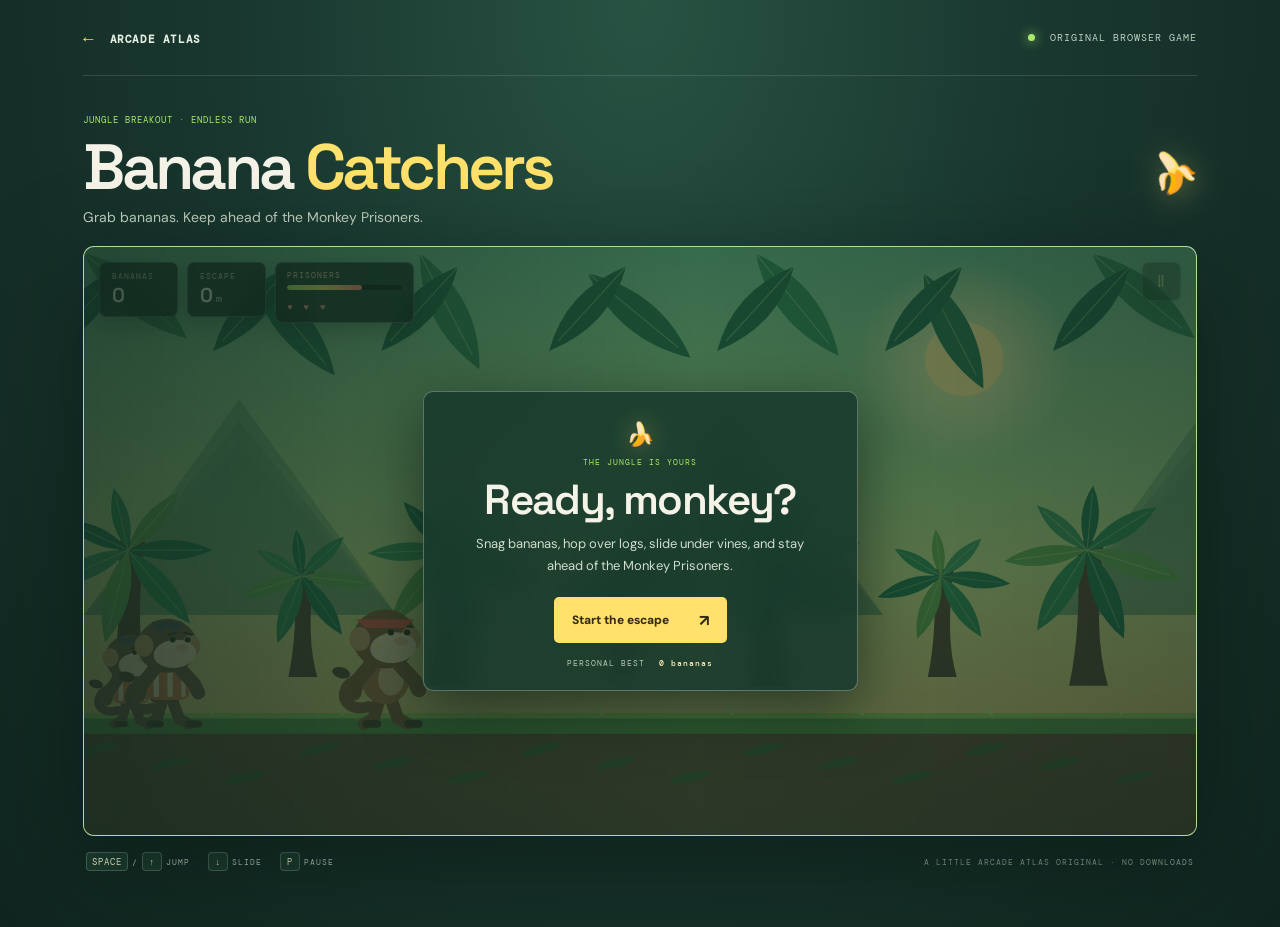
<file: banana-catchers.html>
<!doctype html>
<html lang="en">
  <head>
    <meta charset="UTF-8" />
    <meta name="viewport" content="width=device-width, initial-scale=1.0, viewport-fit=cover" />
    <meta name="theme-color" content="#18382e" />
    <meta name="description" content="Banana Catchers is a free original jungle escape runner from Arcade Atlas." />
    <title>Banana Catchers — Arcade Atlas</title>
    <link rel="preconnect" href="https://fonts.googleapis.com" />
    <link rel="preconnect" href="https://fonts.gstatic.com" crossorigin />
    <link href="https://fonts.googleapis.com/css2?family=DM+Mono:wght@400;500&family=DM+Sans:wght@400;500;700;800&family=Space+Grotesk:wght@500;600;700&display=swap" rel="stylesheet" />
    <link rel="stylesheet" href="banana-catchers.css" />
  </head>
  <body>
    <main class="banana-page">
      <header class="banana-topbar">
        <a class="back-link" href="index.html#play"><span aria-hidden="true">←</span> ARCADE ATLAS</a>
        <span class="topbar-label"><i></i> ORIGINAL BROWSER GAME</span>
      </header>
      <section class="game-shell" aria-labelledby="game-title">
        <div class="game-heading">
          <div><div class="eyebrow">JUNGLE BREAKOUT · ENDLESS RUN</div><h1 id="game-title">Banana <span>Catchers</span></h1><p>Grab bananas. Keep ahead of the Monkey Prisoners.</p></div>
          <div class="heading-mark" aria-hidden="true">🍌</div>
        </div>
        <div class="game-frame">
          <canvas id="world" aria-label="Side-view jungle running game"></canvas>
          <div class="game-hud" aria-live="polite">
            <div class="hud-pill"><span>BANANAS</span><b id="banana-count">0</b></div>
            <div class="hud-pill distance-pill"><span>ESCAPE</span><b id="distance">0<span>m</span></b></div>
            <div class="chase-pill"><span>PRISONERS</span><div class="chase-track"><i id="chase-meter"></i></div><b id="hearts">♥ ♥ ♥</b></div>
            <button class="pause-button" id="pause-button" type="button" aria-label="Pause game" disabled>Ⅱ</button>
          </div>
          <div class="combo-pop" id="combo-pop" aria-live="polite"></div>
          <div class="game-overlay" id="overlay">
            <div class="overlay-card">
              <div class="overlay-icon" id="overlay-icon">🍌</div>
              <div class="overlay-kicker" id="overlay-kicker">THE JUNGLE IS YOURS</div>
              <h2 id="overlay-title">Ready, monkey?</h2>
              <p id="overlay-copy">Snag bananas, hop over logs, slide under vines, and stay ahead of the Monkey Prisoners.</p>
              <button class="start-button" id="start-button" type="button">Start the escape <span>↗</span></button>
              <div class="best-score">PERSONAL BEST <b id="best-score">0 bananas</b></div>
            </div>
          </div>
          <div class="canvas-error" id="canvas-error" hidden><b>This browser couldn’t start the game.</b><span>Try the latest version of Chrome or Edge with hardware acceleration turned on.</span></div>
          <div class="touch-pad" aria-label="Touch game controls">
            <button type="button" data-action="slide" aria-label="Slide under vines">SLIDE</button>
            <button type="button" data-action="jump" aria-label="Jump over obstacles">JUMP ↑</button>
          </div>
        </div>
        <footer class="game-footer">
          <div class="controls-copy"><span><kbd>SPACE</kbd> / <kbd>↑</kbd> JUMP</span><span><kbd>↓</kbd> SLIDE</span><span><kbd>P</kbd> PAUSE</span></div>
          <span class="game-credit">A LITTLE ARCADE ATLAS ORIGINAL · NO DOWNLOADS</span>
        </footer>
      </section>
    </main>
    <script src="banana-catchers.js"></script>
  </body>
</html>
</file>
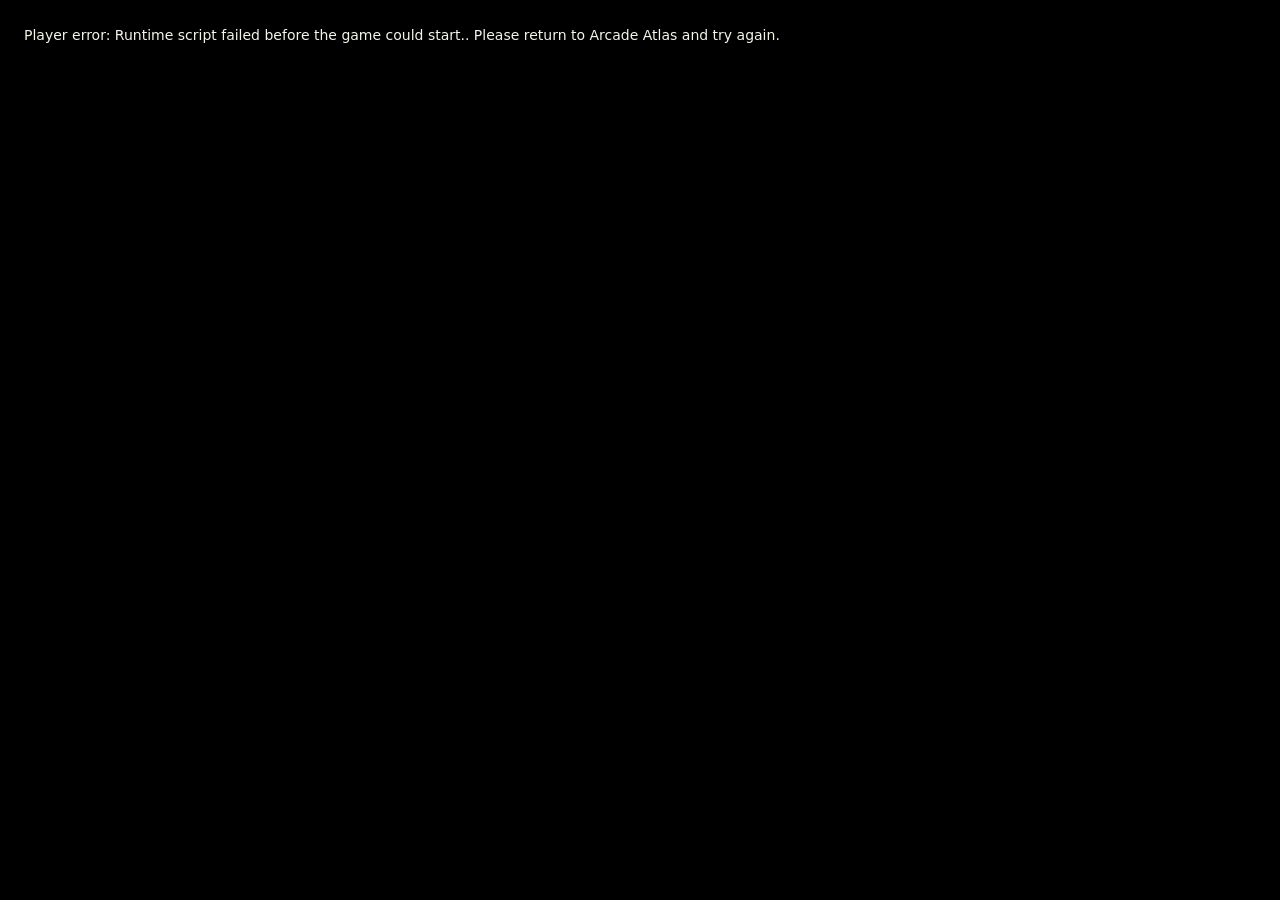
<file: emulator-player.html>
<!doctype html>
<html lang="en">
  <head>
    <meta charset="utf-8" />
    <meta name="viewport" content="width=device-width, initial-scale=1, maximum-scale=1, user-scalable=no" />
    <meta name="referrer" content="no-referrer" />
    <title>Arcade Atlas Player</title>
    <style>
      html, body, #game { width: 100%; height: 100%; margin: 0; overflow: hidden; background: #000; }
      body { font-family: system-ui, sans-serif; }
      #player-error { display: none; box-sizing: border-box; padding: 24px; color: #f4f4e8; font: 14px/1.6 system-ui, sans-serif; }
    </style>
  </head>
  <body>
    <div id="game"></div>
    <div id="player-error" role="alert">The built-in player could not start. Please return to Arcade Atlas and try again.</div>
    <script src="emulator-player.js?v=3"></script>
  </body>
</html>
</file>
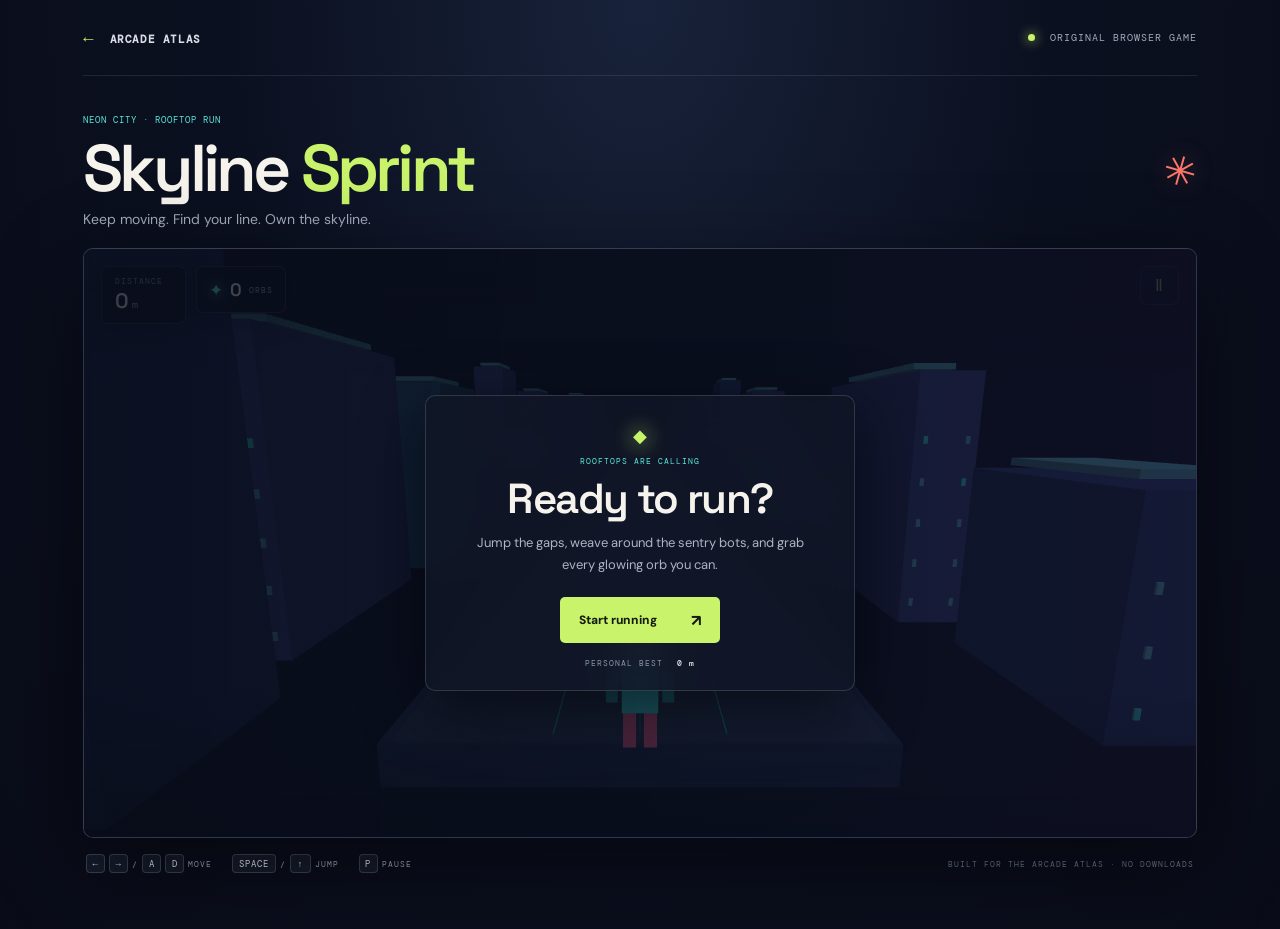
<file: skyline-sprint.html>
<!doctype html>
<html lang="en">
  <head>
    <meta charset="UTF-8" />
    <meta name="viewport" content="width=device-width, initial-scale=1.0, viewport-fit=cover" />
    <meta name="theme-color" content="#090c18" />
    <meta name="description" content="A free, original 3D rooftop runner from Arcade Atlas." />
    <title>Skyline Sprint — Arcade Atlas</title>
    <link rel="preconnect" href="https://fonts.googleapis.com" />
    <link rel="preconnect" href="https://fonts.gstatic.com" crossorigin />
    <link href="https://fonts.googleapis.com/css2?family=DM+Mono:wght@400;500&family=DM+Sans:wght@400;500;700;800&family=Space+Grotesk:wght@500;600;700&display=swap" rel="stylesheet" />
    <link rel="stylesheet" href="skyline-sprint.css" />
  </head>
  <body>
    <main class="skyline-page">
      <header class="skyline-topbar">
        <a class="back-link" href="index.html#discover"><span aria-hidden="true">←</span> ARCADE ATLAS</a>
        <span class="topbar-label"><i></i> ORIGINAL BROWSER GAME</span>
      </header>
      <section class="game-shell" aria-labelledby="game-title">
        <div class="game-heading">
          <div><div class="eyebrow">NEON CITY · ROOFTOP RUN</div><h1 id="game-title">Skyline <span>Sprint</span></h1><p>Keep moving. Find your line. Own the skyline.</p></div>
          <div class="heading-mark" aria-hidden="true">✳</div>
        </div>
        <div class="game-frame">
          <canvas id="world" aria-label="Three dimensional rooftop running game"></canvas>
          <div class="game-hud" aria-live="polite">
            <div class="hud-pill"><span>DISTANCE</span><b id="distance">0<span>m</span></b></div>
            <div class="hud-orbs"><span class="orb-icon">✦</span><b id="orbs">0</b><span>ORBS</span></div>
            <button class="pause-button" id="pause-button" type="button" aria-label="Pause game" disabled>Ⅱ</button>
          </div>
          <div class="speed-lines" aria-hidden="true"></div>
          <div class="game-overlay" id="overlay">
            <div class="overlay-card">
              <div class="overlay-icon" id="overlay-icon">◆</div>
              <div class="overlay-kicker" id="overlay-kicker">ROOFTOPS ARE CALLING</div>
              <h2 id="overlay-title">Ready to run?</h2>
              <p id="overlay-copy">Jump the gaps, weave around the sentry bots, and grab every glowing orb you can.</p>
              <button class="start-button" id="start-button" type="button">Start running <span>↗</span></button>
              <div class="best-score">PERSONAL BEST <b id="best-score">0 m</b></div>
            </div>
          </div>
          <div class="webgl-error" id="webgl-error" hidden><b>This browser couldn’t start the 3D view.</b><span>Try the latest version of Chrome or Edge with hardware acceleration turned on.</span></div>
          <div class="touch-pad" aria-label="Touch game controls">
            <button type="button" data-action="left" aria-label="Move left">←</button>
            <button type="button" data-action="jump" aria-label="Jump">↑ <small>JUMP</small></button>
            <button type="button" data-action="right" aria-label="Move right">→</button>
          </div>
        </div>
        <footer class="game-footer">
          <div class="controls-copy"><span><kbd>←</kbd><kbd>→</kbd> / <kbd>A</kbd><kbd>D</kbd> MOVE</span><span><kbd>SPACE</kbd> / <kbd>↑</kbd> JUMP</span><span><kbd>P</kbd> PAUSE</span></div>
          <span class="game-credit">BUILT FOR THE ARCADE ATLAS · NO DOWNLOADS</span>
        </footer>
      </section>
    </main>
    <script src="skyline-sprint.js"></script>
  </body>
</html>
</file>
<file: styles.css>
:root {
  --ink:#f2efe8;
  --muted:#9b9ca6;
  --subtle:#626571;
  --bg:#0b0e15;
  --panel:#11151f;
  --line:#242936;
  --acid:#c8f36a;
  --coral:#ff776c;
  --lilac:#b7a4ff;
  --mono:'DM Mono',monospace;
  --sans:'DM Sans',sans-serif;
  --display:'Space Grotesk',sans-serif
}
* {
  box-sizing:border-box
}
html {
  scroll-behavior:smooth;
  scroll-padding-top:90px
}
body {
  margin:0;
  background:var(--bg);
  color:var(--ink);
  font-family:var(--sans);
  -webkit-font-smoothing:antialiased
}
button,a,input,select {
  font:inherit
}
a {
  color:inherit;
  text-decoration:none
}
button {
  color:inherit
}
.app-shell {
  max-width:1600px;
  margin:0 auto;
  overflow:hidden;
  background:var(--bg)
}
.topbar {
  height:76px;
  display:flex;
  align-items:center;
  padding:0 7.4%;
  border-bottom:1px solid rgba(255,255,255,.065);
  position:relative;
  z-index:3;
  background:#0b0e15
}
.brand {
  display:flex;
  align-items:center;
  gap:10px;
  font:700 19px var(--display);
  letter-spacing:-1.1px;
  white-space:nowrap
}
.brand-accent {
  color:var(--acid)
}
.brand-mark {
  width:22px;
  height:22px;
  display:grid;
  grid-template-columns:repeat(2,1fr);
  gap:3px;
  transform:rotate(-8deg)
}
.brand-mark span {
  background:var(--acid);
  border-radius:2px
}
.brand-mark span:nth-child(2) {
  opacity:.58
}
.brand-mark span:nth-child(3) {
  opacity:.78
}
.brand-mark span:nth-child(4) {
  background:var(--coral)
}
.main-nav {
  display:flex;
  gap:38px;
  margin:auto;
  font-size:12px;
  color:#a1a2ab
}
.nav-link {
  height:76px;
  display:flex;
  align-items:center;
  position:relative;
  transition:color .2s
}
.nav-link:hover,.nav-link.active {
  color:var(--ink)
}
.nav-link.active:after {
  content:'';
  height:2px;
  position:absolute;
  bottom:0;
  left:0;
  right:0;
  background:var(--acid)
}
.topbar-cta {
  display:flex;
  align-items:center;
  gap:9px;
  color:#b6b7be;
  font-size:11px;
  letter-spacing:.1px
}
.topbar-cta>span:last-child {
  color:var(--acid);
  font-size:15px
}
.status-dot,.live-dot,.play-live {
  width:6px;
  height:6px;
  background:var(--acid);
  border-radius:50%;
  display:inline-block;
  box-shadow:0 0 10px #c8f36a99
}
.mobile-menu {
  display:none
}
.hero {
  min-height:562px;
  position:relative;
  display:grid;
  grid-template-columns:1fr 1fr;
  padding:76px 9.3% 56px;
  background:radial-gradient(ellipse at 76% 44%,#161925 0,rgba(17,20,31,.58) 31%,transparent 60%),linear-gradient(105deg,#0b0e15 34%,#10131d 100%)
}
.hero-copy {
  position:relative;
  z-index:1;
  padding-top:16px
}
.eyebrow,.section-kicker,.play-label,.card-kicker,.directory-foot,.hero-footnote,.art-caption,.card-label,.art-ribbon,.garden-caption,.retro-note,.block-version,.cloud-caption,.guide-caption,.setup-number,.play-microcopy,.preview-top,.preview-bottom,.game-hud,.dialog-kicker,.footer-bottom {
  font-family:var(--mono);
  letter-spacing:1.1px
}
.eyebrow {
  font-size:9px;
  color:#a4a5ae
}
.eyebrow-spark {
  font-size:14px;
  color:var(--acid);
  margin-right:8px;
  vertical-align:-1px
}
.hero h1 {
  font:600 clamp(59px,7vw,94px)/.96 var(--display);
  letter-spacing:-5.8px;
  margin:23px 0 22px
}
.hero-period {
  color:var(--acid)
}
.hero-text {
  color:#a0a1aa;
  font-size:14px;
  line-height:1.8;
  max-width:395px;
  margin:0
}
.hero-actions {
  display:flex;
  align-items:center;
  gap:23px;
  margin-top:27px
}
.button {
  border:0;
  display:inline-flex;
  align-items:center;
  justify-content:center;
  gap:21px;
  padding:0 19px;
  min-height:44px;
  font-size:11px;
  font-weight:700;
  cursor:pointer;
  transition:transform .18s,background .18s,color .18s
}
.button:hover {
  transform:translateY(-2px)
}
.button-primary {
  color:#171b0d;
  background:var(--acid)
}
.button-primary:hover {
  background:#d7ff83
}
.button-primary span {
  font-size:15px
}
.button-quiet {
  color:#c0c0c5;
  background:transparent;
  padding:0 1px;
  min-height:auto;
  font-weight:500
}
.button-quiet:hover {
  color:var(--acid)
}
.hero-footnote {
  margin-top:57px;
  color:#696c77;
  font-size:8px;
  letter-spacing:.8px
}
.footnote-line {
  display:inline-block;
  width:19px;
  height:1px;
  background:var(--acid);
  vertical-align:middle;
  margin:0 8px 0 0
}
.hero-art {
  height:390px;
  position:relative;
  display:flex;
  justify-content:center;
  align-items:center;
  isolation:isolate
}
.orbit {
  position:absolute;
  width:400px;
  height:183px;
  border:1px solid #6261744d;
  border-radius:50%;
  transform:rotate(-28deg)
}
.orbit-two {
  width:335px;
  height:245px;
  transform:rotate(46deg);
  border-color:#45495c38
}
.console-shadow {
  position:absolute;
  width:310px;
  height:42px;
  bottom:59px;
  left:50%;
  transform:translateX(-50%);
  filter:blur(15px);
  background:#020307
}
.console {
  width:338px;
  height:200px;
  display:flex;
  position:relative;
  z-index:1;
  transform:rotate(-9deg);
  filter:drop-shadow(0 24px 18px #0009);
  animation:float 5s ease-in-out infinite
}
.console-screen {
  width:214px;
  height:198px;
  background:#292b34;
  border:8px solid #343740;
  border-radius:17px;
  box-shadow:inset 0 0 0 2px #11131a;
  position:relative;
  z-index:2;
  padding:7px
}
.screen-sky {
  height:100%;
  border-radius:6px;
  position:relative;
  overflow:hidden;
  background:linear-gradient(158deg,#929de4 0%,#d9a3be 55%,#fdcb90 100%)
}
.pixel-moon {
  position:absolute;
  width:28px;
  height:28px;
  right:28px;
  top:23px;
  background:#ffe6ad;
  border-radius:50%;
  box-shadow:0 0 23px #fff2ad99
}
.screen-star {
  position:absolute;
  color:#fff7d6;
  z-index:2
}
.star-one {
  left:34px;
  top:25px;
  font-size:10px
}
.star-two {
  right:61px;
  top:62px
}
.screen-hills,.hill-back {
  position:absolute;
  bottom:-4px;
  left:-12%;
  width:125%;
  height:57%;
  background:#605f9a;
  clip-path:polygon(0 53%,18% 24%,34% 56%,52% 20%,73% 54%,90% 15%,100% 44%,100% 100%,0 100%)
}
.hill-back {
  background:#363c69;
  height:38%;
  clip-path:polygon(0 40%,17% 68%,35% 28%,55% 63%,71% 25%,90% 51%,100% 39%,100% 100%,0 100%)
}
.screen-label {
  position:absolute;
  z-index:2;
  bottom:17px;
  left:17px;
  color:#fff9e5;
  font:500 8px/1.7 var(--mono);
  letter-spacing:1px
}
.screen-label b {
  font-size:7px;
  color:#e4e7f6
}
.console-wing {
  width:70px;
  height:178px;
  margin-top:11px;
  position:relative;
  background:#e87970;
  border:1px solid #f79388;
  border-radius:17px 10px 11px 17px;
  box-shadow:inset -4px 0 6px #91443c55
}
.right-wing {
  background:#9f91e8;
  border-color:#c0b4fa;
  border-radius:10px 17px 17px 11px;
  box-shadow:inset 4px 0 6px #57508f55
}
.dpad {
  position:absolute;
  top:45px;
  left:16px;
  width:36px;
  height:36px
}
.dpad i,.dpad b,.dpad em,.dpad strong {
  position:absolute;
  background:#352f39;
  border-radius:2px
}
.dpad i {
  width:12px;
  height:36px;
  left:12px;
  top:0
}
.dpad b {
  width:36px;
  height:12px;
  top:12px;
  left:0
}
.stick {
  position:absolute;
  bottom:22px;
  left:23px;
  width:23px;
  height:23px;
  border-radius:50%;
  background:#b25350;
  border:3px solid #e8a09a;
  box-shadow:inset 0 2px 3px #412120
}
.right-wing .stick {
  left:22px;
  background:#645b9c;
  border-color:#c0b4fa
}
.buttons {
  position:absolute;
  top:42px;
  left:17px;
  width:38px;
  height:41px
}
.buttons i,.buttons b,.buttons em,.buttons strong {
  position:absolute;
  width:11px;
  height:11px;
  background:#45405f;
  border-radius:50%;
  font:700 5px var(--mono);
  text-align:center;
  line-height:11px;
  color:#d2cbff;
  font-style:normal
}
.buttons i {
  top:0;
  left:13px
}
.buttons b {
  top:14px;
  right:0
}
.buttons em {
  bottom:0;
  left:13px
}
.buttons strong {
  top:14px;
  left:0
}
.tiny-button {
  width:14px;
  height:5px;
  border-radius:3px;
  background:#625a99;
  position:absolute;
  bottom:23px;
  left:28px
}
.spark {
  position:absolute;
  color:var(--acid);
  z-index:1
}
.spark-a {
  font-size:18px;
  top:53px;
  right:93px
}
.spark-b {
  font-size:30px;
  left:77px;
  top:103px;
  color:#ffce91
}
.spark-c {
  font-size:12px;
  left:109px;
  bottom:79px;
  color:#bbabff
}
.planet {
  position:absolute;
  border-radius:50%
}
.planet-coral {
  width:14px;
  height:14px;
  background:var(--coral);
  left:68px;
  top:55px;
  box-shadow:0 0 29px #ff776c77
}
.planet-lilac {
  width:7px;
  height:7px;
  background:var(--lilac);
  right:73px;
  bottom:74px;
  box-shadow:0 0 22px #b7a4ff77
}
.float-card {
  position:absolute;
  z-index:2;
  display:flex;
  align-items:center;
  gap:10px;
  padding:10px 12px;
  background:#171b27;
  border:1px solid #343947;
  box-shadow:0 12px 28px #0005;
  color:#858895;
  font:7px/1.7 var(--mono);
  letter-spacing:.8px
}
.float-card b {
  color:#edede9;
  font-size:8px;
  font-weight:500
}
.float-card-top {
  right:3px;
  top:75px
}
.float-card-bottom {
  left:1px;
  bottom:65px
}
.float-icon {
  color:var(--acid);
  font-size:21px
}
.float-icon.purple {
  color:var(--lilac)
}
.art-caption {
  position:absolute;
  right:22px;
  bottom:17px;
  color:#676a78;
  font-size:7px;
  letter-spacing:1.8px
}
.hero-bottom {
  position:absolute;
  bottom:0;
  left:9.3%;
  right:9.3%;
  height:43px;
  border-top:1px solid #ffffff12;
  display:flex;
  align-items:center;
  justify-content:space-between;
  color:#666a76;
  font:8px var(--mono);
  letter-spacing:1.5px
}
.hero-bottom .hero-scroll {
  color:#8c8e96
}
.hero-scroll i {
  color:var(--acid);
  font-style:normal;
  margin-left:12px;
  font-size:13px
}
.stats-strip {
  height:106px;
  background:#0e1119;
  border-bottom:1px solid #fff1;
  display:flex;
  align-items:center;
  padding:0 11.4%;
  gap:7.5%
}
.stats-strip>div:not(.strip-note) {
  display:flex;
  align-items:center;
  gap:13px
}
.stats-strip strong {
  font:600 27px var(--display);
  color:var(--acid)
}
.stats-strip span {
  font-size:9px;
  color:#9396a2;
  line-height:1.6
}
.stats-strip .strip-note {
  margin-left:auto;
  font-size:11px;
  color:#c4c4ca
}
.strip-star {
  font-size:16px!important;
  color:var(--coral)!important;
  margin-right:8px
}
.section-wrap {
  padding-left:9.3%;
  padding-right:9.3%
}
.discover {
  padding-top:91px;
  padding-bottom:76px
}
.section-heading {
  display:flex;
  align-items:flex-end;
  justify-content:space-between
}
.section-kicker {
  font-size:8px;
  color:#8d909c;
  letter-spacing:1.3px;
  margin-bottom:15px
}
.section-kicker span {
  color:var(--coral);
  font-size:13px;
  margin-left:6px
}
.section-heading h2,.setup-heading h2 {
  font:600 clamp(31px,4vw,43px)/1.12 var(--display);
  letter-spacing:-1.8px;
  margin:0
}
.section-heading>p {
  font-size:11px;
  color:#92949f;
  line-height:1.8;
  max-width:250px;
  margin:0 0 4px
}
.filter-bar {
  display:flex;
  gap:9px;
  margin-top:34px
}
.search-box {
  height:42px;
  flex:1;
  display:flex;
  align-items:center;
  background:#121620;
  border:1px solid #252b37;
  padding:0 13px;
  gap:9px;
  color:#7e8290
}
.search-box>span {
  font-size:20px
}
.search-box input {
  background:transparent;
  color:var(--ink);
  border:0;
  outline:0;
  min-width:0;
  flex:1;
  font-size:10px
}
.search-box input::placeholder {
  color:#727580
}
.search-box:focus-within {
  border-color:#7f9750
}
.search-box kbd {
  font:8px var(--mono);
  color:#666b78;
  background:#191e29;
  border:1px solid #2e3440;
  padding:3px 5px
}
.select-wrap {
  position:relative;
  height:42px;
  width:153px;
  background:#121620;
  border:1px solid #252b37;
  display:flex;
  align-items:center
}
.select-wrap select {
  appearance:none;
  background:transparent;
  color:#acafba;
  border:0;
  outline:0;
  padding:0 29px 0 12px;
  width:100%;
  height:100%;
  font-size:9px;
  cursor:pointer
}
.select-wrap option {
  background:#121620
}
.select-arrow {
  position:absolute;
  right:12px;
  color:#858894;
  pointer-events:none;
  font-size:14px;
  top:10px
}
.category-row {
  display:flex;
  align-items:center;
  gap:8px;
  margin-top:20px;
  padding-bottom:19px;
  border-bottom:1px solid #ffffff12
}
.category-chip {
  display:flex;
  align-items:center;
  gap:9px;
  height:28px;
  padding:0 11px;
  border:1px solid #282e3a;
  background:transparent;
  color:#9fa2ad;
  font-size:9px;
  cursor:pointer;
  transition:.2s
}
.category-chip span {
  font:8px var(--mono);
  color:#666b77
}
.category-chip:hover {
  border-color:#606879;
  color:var(--ink)
}
.category-chip.selected {
  background:#c8f36a;
  color:#181b12;
  border-color:#c8f36a
}
.category-chip.selected span {
  color:#626c47
}
.results-count {
  margin-left:auto;
  color:#767a85;
  font:8px var(--mono);
  letter-spacing:.6px
}
.game-grid {
  display:grid;
  grid-template-columns:repeat(3,minmax(0,1fr));
  gap:30px 16px;
  padding-top:22px
}
.game-card {
  min-width:0
}
.card-art {
  height:187px;
  width:100%;
  display:block;
  border:1px solid #32313c;
  position:relative;
  overflow:hidden;
  cursor:pointer;
  text-align:left;
  padding:0;
  transition:transform .25s,border-color .25s
}
.card-art:hover {
  transform:translateY(-3px);
  border-color:#7f875f
}
.card-label {
  position:absolute;
  top:14px;
  left:15px;
  z-index:2;
  color:#dedbe3;
  font-size:7px;
  letter-spacing:1px
}
.art-starboard {
  background:linear-gradient(130deg,#222442,#5e4876 47%,#e68176);
  isolation:isolate
}
.art-starboard:before {
  content:'';
  position:absolute;
  width:220px;
  height:155px;
  border:1px solid #ffffff39;
  border-radius:50%;
  left:17%;
  top:32%;
  transform:rotate(-19deg)
}
.art-starboard:after {
  content:'';
  position:absolute;
  width:165px;
  height:165px;
  background:radial-gradient(circle,#f8a77b55,transparent 70%);
  right:9%;
  top:3%
}
.art-word {
  position:absolute;
  left:24px;
  top:54px;
  z-index:1;
  color:#f7e8d1;
  font:700 35px/.77 var(--display);
  letter-spacing:-2px;
  transform:rotate(-7deg)
}
.starship {
  position:absolute;
  z-index:2;
  left:59%;
  top:38%;
  font-size:33px;
  color:var(--acid);
  transform:rotate(-37deg);
  text-shadow:0 0 20px #c8f36a88
}
.art-ribbon {
  position:absolute;
  right:15%;
  bottom:24px;
  color:#ffd397;
  font-size:8px;
  transform:rotate(-15deg)
}
.art-ribbon span {
  color:#fff;
  font-size:15px;
  margin-left:7px
}
.art-stars {
  position:absolute;
  right:12px;
  top:41px;
  color:#fff3c7;
  font-size:12px
}
.art-orbit-small {
  position:absolute;
  width:96px;
  height:96px;
  border-radius:50%;
  right:17%;
  top:26%;
  border:1px solid #f7dac977
}
.art-garden {
  background:linear-gradient(180deg,#c4d9d1,#f7ccaa);
  border-color:#bac8ba
}
.garden-sun {
  position:absolute;
  right:24px;
  top:26px;
  width:48px;
  height:48px;
  border-radius:50%;
  background:#ffe6a2;
  box-shadow:0 0 36px #fff0ac88
}
.garden-hill {
  position:absolute;
  bottom:-15px;
  left:-5%;
  width:118%;
  height:69px;
  background:#597e6f;
  border-radius:50% 50% 0 0
}
.garden-hill.hill2 {
  bottom:-30px;
  left:35%;
  background:#42695d
}
.pixel-flower {
  position:absolute;
  bottom:48px;
  color:#fae39e;
  font-size:22px;
  text-shadow:2px 2px #c56f77
}
.f1 {
  left:57%
}
.f2 {
  left:76%;
  bottom:38px;
  font-size:17px;
  color:#f2b5a9
}
.garden-word {
  position:absolute;
  top:62px;
  left:21px;
  color:#fffef0;
  font:500 25px/.9 var(--display);
  letter-spacing:-1px;
  text-shadow:0 2px 9px #35574c
}
.garden-word b {
  font-weight:700
}
.garden-caption {
  position:absolute;
  bottom:14px;
  left:16px;
  color:#e7ead8;
  font-size:6px;
  letter-spacing:1px
}
.art-classics {
  background:radial-gradient(ellipse at 67% 54%,#e0a952 0,#9e5e50 19%,#392f57 58%,#1d2035 100%)
}
.retro-screen {
  position:absolute;
  right:20px;
  top:37px;
  width:132px;
  height:109px;
  background:#342e44;
  border:6px solid #bd8562;
  box-shadow:5px 6px 0 #563f54;
  transform:rotate(4deg)
}
.retro-scene {
  height:78px;
  background:linear-gradient(#957aa3,#ecad7c);
  position:relative;
  text-align:center;
  color:#fff6d5;
  padding-top:13px
}
.retro-scene>span {
  position:absolute;
  right:15px;
  top:8px;
  font-size:10px;
  color:#ffe69d
}
.retro-scene>i {
  position:absolute;
  left:12px;
  bottom:0;
  color:#586b67;
  font-size:29px
}
.retro-scene>b {
  position:relative;
  font:7px var(--mono);
  letter-spacing:1px
}
.retro-scene>em {
  position:absolute;
  bottom:4px;
  right:8px;
  font:5px var(--mono)
}
.retro-controls {
  height:18px;
  display:flex;
  align-items:center;
  justify-content:space-around;
  color:#ed8e79;
  font-size:8px
}
.retro-controls i,.retro-controls b {
  width:8px;
  height:4px;
  background:#e4c58b;
  border-radius:5px
}
.retro-word {
  position:absolute;
  left:21px;
  top:69px;
  color:#f4c995;
  font:600 22px/.87 var(--display);
  letter-spacing:-1px;
  transform:rotate(-6deg)
}
.retro-word b {
  color:#fff0cf;
  font-size:24px
}
.retro-note {
  position:absolute;
  left:15px;
  bottom:13px;
  color:#cb9a90;
  font-size:6px
}
.art-blocks {
  background:linear-gradient(#9ad4e5 0 61%,#618c61 61% 100%);
  border-color:#7fa99e
}
.block-sun {
  position:absolute;
  width:31px;
  height:31px;
  background:#ffe797;
  right:35px;
  top:37px;
  box-shadow:0 0 27px #ffe897aa
}
.block-cloud {
  position:absolute;
  left:49%;
  top:45px;
  background:#e9f3e8;
  width:61px;
  height:14px
}
.cloud-a:before,.cloud-b:before {
  content:'';
  position:absolute;
  width:18px;
  height:15px;
  background:#e9f3e8;
  left:12px;
  top:-9px
}
.cloud-b {
  left:14%;
  top:68px;
  width:42px;
  height:10px;
  opacity:.72
}
.block-land {
  position:absolute;
  bottom:0;
  left:0;
  right:0;
  height:46px;
  background:repeating-linear-gradient(90deg,#628d60 0 14px,#739e67 14px 28px);
  border-top:5px solid #a6bc70
}
.block-tree {
  position:absolute;
  bottom:35px;
  right:43px;
  width:32px;
  height:48px
}
.block-tree i {
  display:block;
  width:30px;
  height:28px;
  background:#53866a;
  margin:auto;
  box-shadow:-8px 7px 0 #659a6b,8px 7px 0 #4c7d61
}
.block-tree b {
  position:absolute;
  width:8px;
  height:24px;
  left:12px;
  top:24px;
  background:#83634d
}
.block-cube {
  position:absolute;
  bottom:44px;
  right:107px;
  width:22px;
  height:22px;
  background:#baa374;
  transform:skew(-6deg);
  box-shadow:3px 4px 0 #8d805f
}
.block-word {
  position:absolute;
  top:73px;
  left:20px;
  color:#fff8db;
  text-shadow:1px 2px #345b60;
  font:600 22px/.86 var(--display);
  letter-spacing:-1px
}
.block-word b {
  font-size:20px
}
.block-version {
  position:absolute;
  bottom:13px;
  left:14px;
  color:#e8f1d6;
  font-size:6px
}
.art-cloud {
  background:linear-gradient(132deg,#132b43,#374c76 54%,#c89089);
  border-color:#48576a
}
.cloud-ring {
  position:absolute;
  border:1px solid #e7e4e755;
  border-radius:50%;
  width:225px;
  height:100px;
  right:4%;
  top:38px;
  transform:rotate(-20deg)
}
.ring2 {
  width:185px;
  height:143px;
  right:12%;
  top:20px;
  transform:rotate(35deg);
  border-color:#c7d2f266
}
.cloud-device {
  position:absolute;
  right:33px;
  top:57px;
  width:85px;
  height:52px;
  border:3px solid #dbdce6;
  border-radius:5px;
  background:#304b66;
  box-shadow:0 0 20px #78cbef66;
  color:#bde8f3;
  text-align:center;
  font-size:22px
}
.cloud-device i {
  position:absolute;
  bottom:-10px;
  left:33px;
  width:17px;
  height:8px;
  background:#dbdce6;
  font:6px var(--mono);
  color:#465065;
  border-radius:0 0 3px 3px
}
.cloud-phone {
  position:absolute;
  right:87px;
  bottom:28px;
  width:38px;
  height:63px;
  border-radius:7px;
  background:#282943;
  border:3px solid #e4d7e0;
  z-index:1;
  text-align:center;
  padding-top:12px;
  color:#ffe1a6;
  font-size:12px
}
.cloud-phone b {
  display:block;
  font:5px var(--mono);
  color:#c4f2ed;
  margin-top:9px
}
.cloud-word {
  position:absolute;
  top:66px;
  left:22px;
  font:600 23px/.85 var(--display);
  color:#e6e9f2;
  letter-spacing:-1px
}
.cloud-word b {
  font-size:20px;
  color:#b6dfed
}
.cloud-caption {
  position:absolute;
  bottom:13px;
  left:15px;
  color:#c3c8d4;
  font-size:6px
}
.art-guide {
  background:linear-gradient(140deg,#5a544f,#ad776c 52%,#d6a17a);
  border-color:#806960
}
.guide-route {
  position:absolute;
  right:32px;
  top:42px;
  width:126px;
  height:89px;
  border:1px dashed #f4e2c866;
  border-radius:50%;
  transform:rotate(-23deg)
}
.route-point {
  position:absolute;
  width:23px;
  height:23px;
  border-radius:50%;
  background:#f3d78d;
  color:#453f3e;
  text-align:center;
  padding-top:6px;
  font:7px var(--mono);
  transform:rotate(23deg)
}
.point-one {
  top:2px;
  left:8px
}
.point-two {
  right:-8px;
  top:30px;
  background:#c4eb94
}
.point-three {
  left:51px;
  bottom:-9px;
  background:#d0b8ff
}
.guide-route i {
  position:absolute;
  top:37px;
  left:61px;
  width:7px;
  height:7px;
  background:var(--coral);
  border-radius:50%;
  box-shadow:0 0 16px #ff776c
}
.guide-stars {
  position:absolute;
  right:20px;
  top:18px;
  line-height:2;
  color:#ffe7b5;
  font-size:11px;
  opacity:.9
}
.guide-word {
  position:absolute;
  left:23px;
  top:68px;
  color:#fff0d5;
  font:600 22px/.83 var(--display);
  letter-spacing:-1px
}
.guide-word b {
  font-size:30px
}
.guide-caption {
  position:absolute;
  left:15px;
  bottom:13px;
  color:#f2d9c1;
  font-size:6px
}
.card-info {
  display:flex;
  align-items:center;
  justify-content:space-between;
  padding:15px 1px 11px;
  min-height:109px
}
.card-kicker {
  font-size:7px;
  color:#8f939e;
  letter-spacing:.9px;
  margin-bottom:7px;
  display:flex;
  align-items:center;
  gap:7px
}
.card-info h3 {
  font:600 17px var(--display);
  letter-spacing:-.35px;
  margin:0 0 5px
}
.card-info p {
  font-size:11px;
  line-height:1.65;
  color:#91949f;
  margin:0;
  max-width:260px
}
.round-arrow {
  width:30px;
  height:30px;
  flex:0 0 30px;
  border:1px solid #373c48;
  border-radius:50%;
  background:transparent;
  color:#d6d7d9;
  font-size:14px;
  cursor:pointer;
  transition:.2s
}
.round-arrow:hover {
  background:var(--acid);
  border-color:var(--acid);
  color:#10130d
}
.card-meta {
  display:flex;
  align-items:center;
  gap:7px;
  padding:9px 1px 0;
  border-top:1px solid #ffffff12;
  color:#777c88;
  font-size:8px
}
.meta-spacer {
  flex:1
}
.meta-tag {
  font:7px var(--mono);
  letter-spacing:.6px
}
.tag-play {
  color:var(--acid)
}
.tag-guide {
  color:#c1b3ff
}
.directory-foot {
  border-top:1px solid #fff1;
  margin-top:28px;
  padding-top:15px;
  display:flex;
  justify-content:space-between;
  color:#666c78;
  font-size:7px;
  letter-spacing:1.2px
}
.directory-foot b {
  color:#babcc4;
  font-weight:400
}
.directory-foot i {
  color:var(--coral);
  font-size:12px;
  font-style:normal;
  margin-left:6px
}
.empty-state {
  text-align:center;
  padding:55px 0 45px;
  color:#9295a0
}
.empty-state>span {
  font-size:28px;
  color:var(--acid)
}
.empty-state h3 {
  color:var(--ink);
  font:600 19px var(--display);
  margin:10px 0
}
.empty-state p {
  font-size:11px
}
.empty-state .button {
  margin-top:10px
}
.play-section {
  position:relative;
  background:#b8e466;
  color:#10130f;
  padding:73px 9.3% 79px;
  overflow:hidden
}
.play-section:before {
  content:'';
  position:absolute;
  width:600px;
  height:600px;
  border:1px solid #36451b1d;
  border-radius:50%;
  right:-110px;
  top:-225px;
  box-shadow:0 0 0 35px #36451b08,0 0 0 74px #36451b08,0 0 0 118px #36451b08
}
.play-bg-star {
  position:absolute;
  color:#fff7d1;
  font-size:24px
}
.star-left {
  left:7%;
  top:25%
}
.star-right {
  right:7%;
  bottom:16%;
  font-size:19px;
  color:#3f54244d
}
.play-inner {
  position:relative;
  z-index:1;
  max-width:1150px;
  margin:auto
}
.play-label {
  font-size:8px;
  letter-spacing:1.4px;
  color:#536338;
  display:flex;
  align-items:center;
  gap:8px
}
.play-live {
  background:#526d2e;
  box-shadow:0 0 8px #6b8c36
}
.play-layout {
  display:grid;
  grid-template-columns:1fr 370px;
  align-items:center;
  gap:70px;
  margin-top:21px
}
.play-copy h2 {
  font:600 clamp(37px,5vw,55px)/1.04 var(--display);
  letter-spacing:-2.5px;
  margin:0 0 16px;
  color:#182015
}
.play-copy h2 span {
  color:#516a2d
}
.play-copy>p {
  font-size:11px;
  line-height:1.8;
  color:#40502c;
  max-width:455px;
  margin:0
}
.play-details {
  display:flex;
  gap:21px;
  margin:22px 0 26px;
  color:#39462a;
  font-size:8px
}
.play-details span {
  display:flex;
  align-items:center;
  gap:6px
}
.play-details i {
  font-style:normal;
  font-size:12px;
  color:#5b7733
}
.play-copy .button-primary {
  background:#11170f;
  color:#ecf0e5
}
.play-copy .button-primary:hover {
  background:#26341d
}
.play-microcopy {
  font-size:7px;
  color:#5e7140;
  margin-top:10px;
  letter-spacing:.5px
}
.game-preview {
  width:100%;
  height:230px;
  border:1px solid #5c7135;
  background:#19221b;
  position:relative;
  padding:13px;
  cursor:pointer;
  box-shadow:8px 9px 0 #809e46;
  transform:rotate(2deg);
  transition:transform .2s
}
.game-preview:hover {
  transform:rotate(0) translateY(-3px)
}
.preview-top,.preview-bottom {
  display:flex;
  justify-content:space-between;
  font-size:6px;
  color:#a5bf77;
  letter-spacing:1px
}
.preview-top b {
  color:#f2edcf;
  font-weight:400
}
.preview-dot {
  display:inline-block;
  width:5px;
  height:5px;
  background:#c8f36a;
  border-radius:50%;
  margin-right:5px;
  box-shadow:0 0 7px #c8f36a
}
.preview-screen {
  position:absolute;
  left:13px;
  right:13px;
  top:37px;
  bottom:36px;
  background:radial-gradient(ellipse at 50% 104%,#2a664e,#142b2a 50%,#101c27);
  overflow:hidden
}
.preview-screen:before,.preview-screen:after {
  content:'';
  position:absolute;
  inset:0;
  background-image:linear-gradient(#ffffff07 1px,transparent 1px),linear-gradient(90deg,#ffffff07 1px,transparent 1px);
  background-size:19px 19px
}
.preview-stars {
  position:absolute;
  color:#eeefc4;
  left:13px;
  top:14px;
  font-size:11px
}
.preview-ship {
  position:absolute;
  bottom:27px;
  left:49%;
  color:#c8f36a;
  font-size:26px;
  text-shadow:0 0 18px #c8f36a99;
  transform:translateX(-50%);
  z-index:1
}
.preview-rock {
  position:absolute;
  color:#e9ac72;
  font-size:22px;
  left:32%;
  top:38%;
  transform:rotate(22deg)
}
.rock-two {
  left:70%;
  top:25%;
  font-size:14px;
  color:#d7b3ff
}
.preview-glow {
  position:absolute;
  bottom:0;
  left:34%;
  right:34%;
  height:22px;
  background:#5aefb02b;
  filter:blur(11px)
}
.preview-hint {
  position:absolute;
  bottom:7px;
  left:0;
  right:0;
  font:6px var(--mono);
  color:#8b9c82;
  letter-spacing:2px;
  opacity:.7
}
.preview-bottom i {
  font-style:normal;
  color:#c8f36a
}
.empty-state[hidden] {
  display:none
}
.setup-section {
  padding-top:88px;
  padding-bottom:68px
}
.setup-heading {
  margin-bottom:34px
}
.setup-grid {
  display:grid;
  grid-template-columns:repeat(3,1fr);
  gap:13px
}
.setup-card {
  border:1px solid #272c37;
  background:#10141d;
  padding:20px 21px 19px;
  min-height:205px;
  position:relative;
  transition:border .2s,transform .2s
}
.setup-card:hover {
  border-color:#5f6949;
  transform:translateY(-2px)
}
.setup-number {
  font-size:8px;
  color:#737987;
  letter-spacing:1px
}
.setup-number span {
  color:#a1a4ae
}
.setup-icon {
  position:absolute;
  right:19px;
  top:17px;
  width:30px;
  height:30px;
  border-radius:50%;
  display:flex;
  align-items:center;
  justify-content:center;
  font-size:16px
}
.icon-browser {
  background:#c8f36a17;
  color:var(--acid)
}
.icon-emulator {
  background:#b7a4ff19;
  color:var(--lilac)
}
.icon-cloud {
  background:#ff776c18;
  color:var(--coral)
}
.setup-card h3 {
  font:600 17px var(--display);
  letter-spacing:-.4px;
  margin:23px 0 8px
}
.setup-card p {
  min-height:47px;
  color:#9396a1;
  font-size:10px;
  line-height:1.7;
  margin:0 0 15px
}
.text-link {
  display:inline-flex;
  align-items:center;
  gap:9px;
  border:0;
  background:transparent;
  color:var(--acid);
  padding:0;
  font-size:9px;
  cursor:pointer
}
.text-link span {
  font-size:13px
}
.text-link:hover {
  color:#e6ffb0
}
.setup-note {
  display:flex;
  align-items:center;
  gap:12px;
  margin-top:19px;
  padding:14px 16px;
  border:1px solid #252c36;
  background:#0f131b
}
.note-icon {
  width:18px;
  height:18px;
  flex:0 0 18px;
  border:1px solid #7d8d5d;
  border-radius:50%;
  display:grid;
  place-items:center;
  color:var(--acid);
  font:10px var(--mono)
}
.setup-note p {
  margin:0;
  color:#898d98;
  font-size:8px;
  line-height:1.7;
  flex:1
}
.setup-note p b {
  color:#cbced1;
  font-weight:600
}
.setup-note>a {
  white-space:nowrap;
  color:#b8bdc2;
  font-size:8px
}
.setup-note>a:hover {
  color:var(--acid)
}
.newsletter {
  margin:0 9.3% 75px;
  padding:35px 41px;
  min-height:190px;
  position:relative;
  overflow:hidden;
  display:flex;
  align-items:center;
  justify-content:space-between;
  background:#d2a4ed;
  color:#1d1a22
}
.newsletter:before,.newsletter:after {
  content:'';
  position:absolute;
  width:300px;
  height:300px;
  border:1px solid #58426725;
  border-radius:50%;
  right:18%;
  top:-200px;
  box-shadow:0 0 0 30px #5842670a,0 0 0 65px #5842670a
}
.newsletter:after {
  right:14%;
  top:-177px;
  width:240px;
  height:240px
}
.newsletter .section-kicker {
  color:#584a62;
  position:relative;
  z-index:1;
  margin-bottom:10px
}
.newsletter .section-kicker span {
  color:#594d8d
}
.newsletter h2 {
  font:600 31px/1.02 var(--display);
  letter-spacing:-1.4px;
  margin:0;
  position:relative;
  z-index:1
}
.newsletter p {
  font-size:9px;
  line-height:1.7;
  color:#504058;
  max-width:295px;
  margin:10px 0 0;
  position:relative;
  z-index:1
}
.button-dark {
  background:#201c25;
  color:#f7edf9;
  position:relative;
  z-index:1
}
.button-dark:hover {
  background:#3b2d43
}
.newsletter-ornament {
  position:absolute;
  font-size:76px;
  color:#f3e9ff48;
  left:47%;
  top:27px;
  transform:rotate(-12deg)
}
.footer {
  padding:29px 9.3% 0;
  background:#090b11;
  border-top:1px solid #ffffff10
}
.footer-brand {
  font-size:16px
}
.footer-brand .brand-mark {
  width:18px;
  height:18px
}
.footer>p {
  font-size:9px;
  line-height:1.8;
  color:#aaaeb8;
  margin:14px 0 18px
}
.footer>p span {
  color:#686d79
}
.footer-links {
  display:flex;
  gap:23px;
  font-size:8px;
  color:#858a96
}
.footer-links a:hover {
  color:var(--acid)
}
.footer-bottom {
  height:50px;
  border-top:1px solid #ffffff11;
  margin-top:23px;
  display:flex;
  align-items:center;
  justify-content:space-between;
  color:#636975;
  font-size:7px;
  letter-spacing:1px
}
.footer-bottom b {
  color:var(--coral);
  font-size:12px;
  margin-left:5px
}
.info-dialog,.game-dialog {
  color:var(--ink);
  background:#141923;
  border:1px solid #363d4b;
  padding:27px;
  max-width:min(540px,calc(100% - 28px));
  width:540px;
  box-shadow:0 25px 100px #000c;
  position:fixed;
  margin:auto
}
.info-dialog::backdrop,.game-dialog::backdrop {
  background:#05070bc9;
  backdrop-filter:blur(7px)
}
.dialog-close {
  position:absolute;
  right:16px;
  top:14px;
  width:29px;
  height:29px;
  background:#202633;
  border:1px solid #373e4d;
  color:#bfc2c9;
  font-size:19px;
  cursor:pointer
}
.dialog-close:hover {
  color:var(--acid);
  border-color:#71834c
}
.dialog-kicker {
  font-size:8px;
  color:var(--acid);
  letter-spacing:1.2px
}
.info-dialog h2,.game-dialog h2 {
  font:600 29px/1.1 var(--display);
  letter-spacing:-1px;
  margin:11px 40px 17px 0
}
.dialog-content {
  color:#a8acb6;
  font-size:12px;
  line-height:1.8
}
.dialog-content p {
  margin:0 0 12px
}
.dialog-content ul {
  padding-left:18px;
  margin:7px 0 16px
}
.dialog-content li {
  padding:3px 0
}
.dialog-content b {
  color:#eceef0
}
.dialog-actions {
  display:flex;
  gap:11px;
  margin-top:20px;
  flex-wrap:wrap
}
.dialog-actions .button {
  font-size:10px
}
.dialog-actions a {
  border:1px solid #393f4d;
  padding:0 14px;
  min-height:42px;
  display:inline-flex;
  align-items:center;
  color:#d4d6dc;
  font-size:10px;
  gap:8px
}
.dialog-actions a:hover {
  border-color:var(--acid);
  color:var(--acid)
}
.game-dialog {
  width:min(820px,calc(100% - 28px));
  max-width:820px;
  padding:20px
}
.game-dialog-head {
  display:flex;
  align-items:center;
  justify-content:space-between;
  margin-bottom:14px
}
.game-dialog-head h2 {
  margin:4px 0 0;
  font-size:22px
}
.game-close {
  position:static;
  flex:0 0 29px
}
.canvas-wrap {
  position:relative;
  background:#0c1317;
  border:1px solid #343e43
}
.canvas-wrap canvas {
  display:block;
  width:100%;
  height:auto;
  aspect-ratio:9/5
}
.game-overlay {
  position:absolute;
  inset:0;
  display:flex;
  flex-direction:column;
  justify-content:center;
  align-items:center;
  text-align:center;
  background:#0910149c;
  backdrop-filter:blur(3px)
}
.game-overlay.hidden {
  display:none
}
.overlay-mark {
  font-size:33px;
  color:var(--acid);
  text-shadow:0 0 25px #c8f36a88
}
.game-overlay h3 {
  font:600 20px var(--display);
  letter-spacing:1px;
  margin:8px 0
}
.game-overlay p {
  font-size:10px;
  color:#b3bbc0;
  margin:0 0 17px
}
.game-overlay .button {
  min-height:39px
}
.touch-controls {
  position:absolute;
  bottom:10px;
  left:0;
  right:0;
  display:none;
  justify-content:space-between;
  padding:0 14px
}
.touch-controls button {
  width:43px;
  height:40px;
  border:1px solid #c8f36a66;
  background:#18231cbb;
  color:var(--acid);
  font-size:18px
}
.game-hud {
  display:flex;
  justify-content:space-between;
  padding:10px 1px 0;
  color:#858e91;
  font-size:7px
}
.game-hud b {
  color:var(--acid);
  font-weight:400
}
.game-caption {
  color:#747b81;
  font-size:9px;
  margin:11px 0 0
}
.sr-only {
  position:absolute!important;
  width:1px;
  height:1px;
  padding:0;
  margin:-1px;
  overflow:hidden;
  clip:rect(0,0,0,0);
  white-space:nowrap;
  border:0
}
@keyframes float {
  0%,100% {
  transform:rotate(-9deg) translateY(0)
}
50% {
  transform:rotate(-6deg) translateY(-9px)
}

}
@media(max-width:1000px) {
  .topbar {
  padding:0 5%
}
.hero,.section-wrap {
  padding-left:6%;
  padding-right:6%
}
.hero-bottom {
  left:6%;
  right:6%
}
.hero {
  grid-template-columns:.95fr 1.05fr;
  padding-top:58px
}
.hero h1 {
  font-size:72px
}
.hero-art {
  transform:scale(.88)
}
.stats-strip {
  padding:0 7%;
  gap:5%
}
.game-grid {
  grid-template-columns:repeat(2,minmax(0,1fr));
  gap:27px 18px
}
.play-section {
  padding-left:6%;
  padding-right:6%
}
.play-layout {
  gap:35px;
  grid-template-columns:1fr 330px
}
.newsletter {
  margin-left:6%;
  margin-right:6%
}
.footer {
  padding-left:6%;
  padding-right:6%
}

}
@media(max-width:700px) {
  .topbar {
  height:62px;
  padding:0 20px
}
.brand {
  font-size:17px
}
.brand-mark {
  width:19px;
  height:19px
}
.main-nav {
  display:none;
  position:absolute;
  top:61px;
  left:0;
  right:0;
  padding:0 20px 13px;
  background:#0b0e15;
  border-bottom:1px solid #282e39;
  gap:20px
}
.topbar.menu-open .main-nav {
  display:flex
}
.nav-link {
  height:36px;
  font-size:10px
}
.topbar-cta {
  margin-left:auto;
  margin-right:17px;
  font-size:9px
}
.mobile-menu {
  display:flex;
  width:25px;
  height:27px;
  flex-direction:column;
  justify-content:center;
  gap:6px;
  border:0;
  background:transparent;
  padding:2px
}
.mobile-menu span {
  display:block;
  height:1px;
  width:19px;
  background:#c4c6cb
}
.hero {
  display:block;
  min-height:auto;
  padding:48px 22px 60px;
  background:radial-gradient(ellipse at 70% 74%,#181d2b 0,transparent 55%),#0b0e15
}
.hero-copy {
  padding:0
}
.eyebrow {
  font-size:8px
}
.hero h1 {
  font-size:67px;
  letter-spacing:-4px;
  margin:20px 0 16px
}
.hero-text {
  font-size:12px;
  max-width:320px
}
.hero-actions {
  gap:18px;
  margin-top:21px
}
.button {
  min-height:42px;
  padding:0 14px;
  font-size:10px;
  gap:12px
}
.hero-footnote {
  margin-top:25px;
  font-size:7px
}
.hero-art {
  height:285px;
  margin:4px -20px -17px;
  transform:scale(.78)
}
.hero-art .console {
  transform:rotate(-9deg) scale(.93)
}
.float-card-top {
  right:8%;
  top:23px
}
.float-card-bottom {
  left:6%;
  bottom:30px
}
.art-caption {
  right:13%;
  bottom:0
}
.hero-bottom {
  left:22px;
  right:22px;
  height:38px;
  font-size:7px
}
.stats-strip {
  height:auto;
  min-height:122px;
  padding:21px 22px;
  display:grid;
  grid-template-columns:1fr 1fr;
  gap:14px
}
.stats-strip strong {
  font-size:22px
}
.stats-strip span {
  font-size:8px
}
.stats-strip .strip-note {
  margin:0;
  font-size:9px
}
.strip-star {
  font-size:14px!important
}
.section-wrap {
  padding-left:22px;
  padding-right:22px
}
.discover {
  padding-top:62px;
  padding-bottom:54px
}
.section-heading {
  display:block
}
.section-heading h2,.setup-heading h2 {
  font-size:32px;
  letter-spacing:-1.3px
}
.section-heading>p {
  margin:12px 0 0;
  max-width:330px;
  font-size:10px
}
.section-kicker {
  font-size:7px;
  margin-bottom:11px
}
.filter-bar {
  margin-top:24px;
  display:grid;
  grid-template-columns:1fr 1fr
}
.search-box {
  grid-column:1/-1;
  height:41px
}
.select-wrap {
  width:auto;
  height:39px
}
.select-wrap select {
  font-size:8px
}
.category-row {
  gap:6px;
  overflow:auto;
  padding-bottom:13px;
  scrollbar-width:none
}
.category-row::-webkit-scrollbar {
  display:none
}
.category-chip {
  white-space:nowrap;
  padding:0 9px;
  height:27px;
  font-size:8px
}
.category-chip span {
  font-size:7px
}
.results-count {
  display:none
}
.game-grid {
  grid-template-columns:1fr;
  gap:24px;
  padding-top:19px
}
.card-art {
  height:205px
}
.card-info {
  min-height:91px;
  padding-top:12px
}
.card-info h3 {
  font-size:16px
}
.card-info p {
  font-size:10px
}
.directory-foot {
  font-size:6px;
  letter-spacing:.65px;
  gap:15px
}
.directory-foot span:last-child {
  text-align:right
}
.play-section {
  padding:50px 23px 55px
}
.play-layout {
  display:flex;
  flex-direction:column;
  align-items:stretch;
  gap:34px;
  margin-top:18px
}
.play-copy h2 {
  font-size:42px;
  letter-spacing:-2px
}
.play-copy>p {
  font-size:10px
}
.play-details {
  gap:11px;
  flex-wrap:wrap;
  margin:16px 0 21px
}
.play-details span {
  font-size:7px
}
.game-preview {
  max-width:400px;
  height:206px;
  align-self:center
}
.setup-section {
  padding-top:59px;
  padding-bottom:48px
}
.setup-heading {
  margin-bottom:23px
}
.setup-grid {
  grid-template-columns:1fr;
  gap:9px
}
.setup-card {
  min-height:0;
  padding:17px 18px
}
.setup-card h3 {
  margin-top:17px;
  font-size:16px
}
.setup-card p {
  min-height:0;
  font-size:10px;
  max-width:360px;
  margin-bottom:11px
}
.setup-note {
  align-items:flex-start;
  flex-wrap:wrap;
  gap:9px;
  padding:12px
}
.setup-note p {
  font-size:8px;
  flex-basis:calc(100% - 29px)
}
.setup-note>a {
  margin-left:27px
}
.newsletter {
  margin:0 22px 50px;
  padding:26px 23px;
  min-height:205px;
  display:block
}
.newsletter h2 {
  font-size:28px
}
.newsletter p {
  max-width:260px;
  font-size:8px
}
.newsletter .button {
  margin-top:18px
}
.newsletter-ornament {
  left:auto;
  right:21px;
  top:29px;
  font-size:60px
}
.footer {
  padding:25px 22px 0
}
.footer-bottom {
  height:auto;
  min-height:54px;
  gap:12px;
  align-items:flex-start;
  justify-content:center;
  flex-direction:column;
  font-size:6px
}
.info-dialog,.game-dialog {
  padding:22px 17px
}
.info-dialog h2 {
  font-size:25px
}
.game-dialog-head h2 {
  font-size:19px
}
.touch-controls {
  display:flex
}
.game-hud {
  font-size:6px
}
.game-caption {
  font-size:8px
}

}
@media(max-width:390px) {
  .hero h1 {
  font-size:59px
}
.hero-art {
  transform:scale(.68);
  height:251px;
  margin-left:-39px;
  margin-right:-39px
}
.topbar-cta {
  font-size:8px;
  gap:6px
}
.stats-strip {
  padding-left:18px;
  padding-right:18px
}
.section-wrap {
  padding-left:18px;
  padding-right:18px
}
.newsletter {
  margin-left:18px;
  margin-right:18px
}
.footer {
  padding-left:18px;
  padding-right:18px
}
.play-details {
  gap:8px
}
.play-details span {
  font-size:6px
}

}

.art-banana{background:linear-gradient(180deg,#7ac7ad 0,#cae29a 59%,#62884c 60%,#34523d 100%);border-color:#8ca971;isolation:isolate}.art-banana:after{content:"";position:absolute;left:0;right:0;bottom:0;height:34%;background:linear-gradient(170deg,transparent 36%,#29473a 37%);z-index:-1}.banana-art-sun{position:absolute;right:17%;top:25px;width:36px;height:36px;border-radius:50%;background:#ffe36e;box-shadow:0 0 28px #ffe36e88}.banana-art-leaf{position:absolute;top:1px;width:135px;height:28px;border-radius:0 0 100% 0;background:#387d51;transform:rotate(18deg)}.banana-art-leaf.leaf-one{left:-22px}.banana-art-leaf.leaf-two{right:-42px;transform:rotate(65deg);background:#478e51}.banana-art-monkey{position:absolute;z-index:1;left:15%;bottom:21px;font-size:43px;filter:drop-shadow(0 3px 2px #193e31)}.banana-art-fruit{position:absolute;z-index:1;right:18%;bottom:49px;font-size:27px;transform:rotate(-23deg)}.banana-art-title{position:absolute;left:15px;top:43px;color:#fff;font:700 20px/.9 var(--display);letter-spacing:-.5px;text-shadow:0 2px 9px #183d2e}.banana-art-title b{color:#ffe36e}.banana-art-caption{position:absolute;right:10px;bottom:9px;color:#f4f3cf;font:7px var(--mono);letter-spacing:.8px}
</file>
<file: details.css>
.instance-label{display:block;color:#d3d5dc;font-size:9px;margin:15px 0 6px}.instance-row{display:flex;gap:8px}.instance-row input{min-width:0;flex:1;background:#0e1219;border:1px solid #343b48;color:var(--ink);padding:0 11px;font-size:9px;outline:0}.instance-row input:focus{border-color:#a4c75d}.instance-row .button{min-height:39px}.instance-error{color:#ff948d!important;margin:8px 0!important}.instance-note{font-size:9px!important;color:#777e8b!important;margin-top:9px!important}button:focus-visible,a:focus-visible,input:focus-visible,select:focus-visible{outline:2px solid var(--acid);outline-offset:3px}
.inline-link{color:var(--acid);text-decoration:underline;text-underline-offset:3px}.inline-link:hover{color:#e3ffae}
.emulator-layout{display:grid;grid-template-columns:minmax(270px,380px) minmax(0,1fr);gap:40px;align-items:center;margin-top:24px}.emulator-copy{min-width:0}.emulator-copy h2{font:600 clamp(38px,4.5vw,53px)/1.02 var(--display);letter-spacing:-2.4px;margin:0 0 14px;color:#182015}.emulator-copy h2 span{color:#516a2d}.emulator-copy>p{font-size:11px;line-height:1.8;color:#40502c;margin:0}.emulator-copy .play-details{gap:14px;flex-wrap:wrap;margin:17px 0 20px}.emulator-copy .play-details span{font-size:8px}.emulator-controls{display:grid;gap:10px}.emulator-field{display:grid;gap:6px;font:8px var(--mono);letter-spacing:1px;color:#516039}.emulator-field select{height:39px;width:100%;border:1px solid #78954d;background:#d2f18f;color:#182015;padding:0 11px;font:600 10px var(--sans);outline:0}.rom-drop{display:flex;align-items:center;gap:12px;min-height:62px;padding:9px 12px;border:1px dashed #6d8b41;background:#d0ef8b76;color:#30401f;cursor:pointer;transition:.2s}.rom-drop:hover,.rom-drop.dragging{background:#dfff9d;border-color:#466223}.rom-drop input,.bios-picker input{position:absolute;width:1px;height:1px;opacity:0;pointer-events:none}.upload-icon{width:34px;height:34px;display:grid;place-items:center;background:#b9dd70;color:#334820;font-size:19px}.rom-drop b,.rom-drop small{display:block}.rom-drop b{font-size:10px}.rom-drop small{font-size:8px;color:#687c48;margin-top:4px}.bios-details{color:#43532d;font-size:9px}.bios-details summary{cursor:pointer;list-style:none}.bios-details summary::-webkit-details-marker{display:none}.bios-details summary:after{content:'＋';float:right}.bios-details[open] summary:after{content:'−'}.bios-details summary span{color:#718252;margin-left:7px}.bios-picker{display:inline-block;margin-top:9px;padding:7px 10px;border:1px solid #8ba95e;cursor:pointer}.run-emulator{justify-self:start;background:#17200f;color:#f0f5e5;margin-top:2px}.run-emulator:hover:not(:disabled){background:#293a1c}.run-emulator:disabled{opacity:.55;cursor:not-allowed;transform:none}.emulator-status{font-size:8px!important;line-height:1.6!important;color:#52653b!important;margin:0!important;min-height:26px}.emulator-display{min-width:0;padding:12px;background:#111820;border:1px solid #566a3e;box-shadow:8px 9px 0 #809e46;transform:rotate(1deg)}.display-top,.display-foot{display:flex;align-items:center;justify-content:space-between;color:#a7be80;font:7px var(--mono);letter-spacing:1px}.display-top i{display:inline-block;width:6px;height:6px;border-radius:50%;background:var(--acid);margin-right:6px;box-shadow:0 0 8px #c8f36a}.display-top button{border:0;background:transparent;color:#858d82;font:7px var(--mono);letter-spacing:.7px;cursor:pointer}.display-top button:disabled{opacity:.35;cursor:not-allowed}.display-top button:not(:disabled):hover{color:#ff968a}.emulator-screen{position:relative;margin:10px 0;background:#0a1114;aspect-ratio:4/3;min-height:220px;overflow:hidden;border:1px solid #2b3c35}.screen-placeholder{position:absolute;inset:0;display:flex;flex-direction:column;align-items:center;justify-content:center;text-align:center;background:radial-gradient(ellipse at center,#1c352d,#0c141a 72%);color:#b5d387}.placeholder-console{width:56px;height:44px;border:2px solid #9fc16b;border-radius:7px;display:grid;place-items:center;font-size:22px;box-shadow:0 0 24px #9fc16b36;margin-bottom:13px}.screen-placeholder>b{font:8px var(--mono);letter-spacing:1.6px}.screen-placeholder>p{color:#82908a;font-size:9px;margin:8px 10px 0}.screen-caption{position:absolute;bottom:12px;color:#66776f;font:6px var(--mono);letter-spacing:1px}.emulator-screen iframe{display:block;width:100%;height:100%;min-height:220px;border:0;background:#000}.display-foot{font-size:6px;color:#7d9285}.display-foot i{color:var(--acid);font-size:10px;font-style:normal;margin-left:4px}.emulator-screen[aria-busy=true]:after{content:'LOADING EMULATOR CORE…';position:absolute;inset:0;display:grid;place-items:center;background:#0a1114ed;color:#d7ebbb;font:9px var(--mono);letter-spacing:1px}.emulator-frame-active{display:block}
@media(max-width:1000px){.emulator-layout{grid-template-columns:minmax(245px,330px) minmax(0,1fr);gap:24px}.emulator-display{padding:9px}.emulator-screen{min-height:190px}}
@media(max-width:700px){.emulator-layout{grid-template-columns:1fr;gap:28px;margin-top:19px}.emulator-copy h2{font-size:42px}.emulator-copy>p{font-size:10px}.emulator-copy .play-details{margin:14px 0 17px}.emulator-display{transform:none;width:100%;max-width:500px;margin:0 auto;box-shadow:5px 6px 0 #809e46}.emulator-screen{aspect-ratio:4/3;min-height:200px}.emulator-screen iframe{min-height:200px}.emulator-status{font-size:8px!important}.rom-drop{min-height:59px}}
.emulator-screen iframe[hidden],.screen-placeholder[hidden]{display:none}
.library-heading{display:flex;justify-content:space-between;color:#52633a;font:8px var(--mono);letter-spacing:1px;margin:1px 0 7px}.library-game{display:grid;grid-template-columns:118px minmax(0,1fr);gap:13px;padding:10px;background:#c8e889;border:1px solid #8bad56}.library-art{height:135px;position:relative;overflow:hidden;background:linear-gradient(180deg,#91ced0 0,#c5ded0 58%,#6a9876 58%,#62886a 100%);border:1px solid #779e7b}.library-sun{position:absolute;right:15px;top:12px;width:17px;height:17px;border-radius:50%;background:#ffe79b;box-shadow:0 0 19px #ffe79b88}.library-skyline{position:absolute;bottom:29px;white-space:nowrap;font-size:31px;letter-spacing:-8px;color:#667b75}.skyline-back{left:3px;bottom:38px;color:#80978a;font-size:26px}.skyline-front{left:0;color:#4c6d62}.library-water{position:absolute;bottom:12px;left:-4px;color:#d4dfb4;font-size:11px;letter-spacing:2px}.library-art-label{position:absolute;top:41px;left:9px;color:#f8f4d5;font:700 17px/.85 var(--display);letter-spacing:-.8px;text-shadow:1px 2px #516e61}.library-game-info{min-width:0;display:flex;flex-direction:column;align-items:flex-start}.library-game-meta{width:100%;display:flex;justify-content:space-between;align-items:center;gap:5px;color:#586b40;font:6px var(--mono);letter-spacing:.5px}.license-pill{border:1px solid #7e9858;padding:3px 4px;white-space:nowrap}.library-game-info h3{font:600 18px var(--display);letter-spacing:-.5px;color:#202919;margin:8px 0 3px}.library-game-info p{font-size:8px;line-height:1.5;color:#536441;margin:0 0 7px}.library-game-info .button{min-height:31px;padding:0 10px;font-size:8px;gap:9px}.library-game-info small{font-size:6px;line-height:1.3;color:#65784c;margin-top:6px}.bring-your-own{border-top:1px solid #78964a;margin-top:11px;padding-top:9px;color:#485b34}.bring-your-own summary{cursor:pointer;font-size:9px;list-style:none}.bring-your-own summary::-webkit-details-marker{display:none}.bring-your-own summary:after{content:'＋';float:right}.bring-your-own[open] summary:after{content:'−'}.emulator-controls-inner{display:grid;gap:9px;margin-top:10px}.file-note{color:#566944!important;font-size:8px!important;margin:0!important}
.art-ucity{background:linear-gradient(180deg,#9ed4d6 0,#dae4c5 59%,#729a75 59%,#547e6c 100%);border-color:#91b8a1}.ucity-sun{position:absolute;right:17%;top:33px;width:38px;height:38px;border-radius:50%;background:#ffe7a3;box-shadow:0 0 31px #ffe7a388}.ucity-skyline{position:absolute;bottom:27px;white-space:nowrap;font-size:41px;letter-spacing:-9px;color:#67857b}.skyline-one{left:9%;bottom:48px;color:#799b89;font-size:34px}.skyline-two{left:2%;color:#557765}.ucity-water{position:absolute;bottom:10px;left:5%;color:#e0e5bf;font-size:12px;letter-spacing:4px}.ucity-word{position:absolute;left:18px;top:62px;color:#fff4cf;font:700 30px/.8 var(--display);letter-spacing:-2px;text-shadow:1px 2px #60796b}.ucity-word span{font-size:22px}.art-ucity .retro-note{color:#f2f3dd;z-index:2}
@media(max-width:420px){.library-game{grid-template-columns:95px minmax(0,1fr);gap:9px;padding:8px}.library-art{height:132px}.library-game-info h3{font-size:16px}.library-game-info p{font-size:7px}.library-game-meta{font-size:5px}.library-game-info small{font-size:5px}}
.library-grid{display:grid;grid-template-columns:repeat(2,minmax(0,1fr));gap:9px}.library-grid .library-game{display:flex;min-width:0;flex-direction:column;gap:8px;padding:8px}.library-grid .library-art{height:98px;flex:none}.library-grid .library-game-info h3{font-size:15px;margin:6px 0 3px}.library-grid .library-game-info p{min-height:24px;margin-bottom:7px}.library-grid .library-game-info .button{gap:6px;padding:0 7px;max-width:100%;white-space:nowrap;font-size:7px}.library-grid .library-game-info small{font-size:5px;line-height:1.35}.library-grid .library-game-meta{font-size:5px}
@media(max-width:359px){.library-grid{grid-template-columns:1fr}.library-grid .library-game{display:grid;grid-template-columns:95px minmax(0,1fr);gap:9px}.library-grid .library-art{height:112px}.library-grid .library-game-info{align-self:center}}
.banana-library-art{background:linear-gradient(180deg,#80c8a5 0,#d0df9e 66%,#688d50 67%,#486840 100%);border-color:#7e9d64}.banana-library-sun{position:absolute;top:11px;right:13px;width:18px;height:18px;border-radius:50%;background:#ffe16b;box-shadow:0 0 16px #ffe16b99}.banana-library-fruit{position:absolute;z-index:2;right:11%;top:37px;font-size:19px;transform:rotate(-24deg)}.banana-library-monkey{position:absolute;z-index:2;left:12%;bottom:8px;font-size:30px;filter:drop-shadow(0 2px 2px #355435)}.banana-library-art .library-art-label{top:7px;left:8px;font-size:12px;color:#fff}
.account-button{border:0;background:transparent;padding:8px 0;cursor:pointer;font:inherit}.account-button:hover{color:var(--ink)}.account-button #account-label{max-width:115px;overflow:hidden;text-overflow:ellipsis;white-space:nowrap}.account-dialog{position:relative;width:min(440px,calc(100% - 30px));padding:29px;border:1px solid #343b48;background:#11151f;color:var(--ink);box-shadow:0 24px 90px #000b}.account-dialog::backdrop{background:#03050bcc;backdrop-filter:blur(5px)}.account-dialog>.dialog-close{position:absolute;right:13px;top:10px}.account-dialog h2{font:600 31px var(--display);letter-spacing:-1px;margin:9px 0 13px}.account-intro{font-size:12px;line-height:1.6;color:#a9abb4;margin:0 0 16px}.account-dialog #account-form{display:grid;gap:9px}.account-dialog #account-form label,.account-profile-badge small{font:8px var(--mono);letter-spacing:1px;color:#a7b77d}.account-dialog #account-username{height:43px;padding:0 12px;color:#f2efe8;background:#0b0e15;border:1px solid #343b48;outline:0}.account-dialog #account-username:focus{border-color:var(--acid)}.account-dialog #account-form .button{justify-self:start;margin:3px 0 0}.account-error{margin:0;color:#ff948d;font-size:11px}.account-profile-badge{display:flex;align-items:center;gap:12px;padding:13px;margin:12px 0;background:#1b241b;border:1px solid #3b4b31}.account-profile-badge>span{width:36px;height:36px;display:grid;place-items:center;border-radius:50%;background:#c8f36a;color:#1b241b;font-size:19px}.account-profile-badge small,.account-profile-badge b{display:block}.account-profile-badge b{font:600 17px var(--display);margin-top:3px}.account-storage-row{display:flex;justify-content:space-between;padding:10px 1px;border-bottom:1px solid #ffffff18;color:#c1c3ca;font-size:11px}.account-storage-row b{color:var(--acid)}.account-dialog #switch-profile{min-height:38px;margin:0 0 15px;padding:0 12px;font-size:10px}.account-local-note{padding:11px 12px;background:#0b0e15;border-left:2px solid #a8c960;color:#a4a6af;font-size:10px;line-height:1.55}.account-local-note b{color:#d6e2b1}.personal-games{display:grid;gap:6px;padding:8px;background:#bcd98255;border:1px solid #829b5c;color:#53633e;font-size:8px}.personal-games:empty{display:none}.personal-games-heading{font:7px var(--mono);letter-spacing:.7px;color:#43572c}.personal-game-row{display:flex;align-items:center;gap:6px;min-width:0;padding-top:5px;border-top:1px solid #83985c77}.personal-game-name{min-width:0;flex:1;overflow:hidden;text-overflow:ellipsis;white-space:nowrap}.personal-game-size{color:#68784e;font:6px var(--mono);white-space:nowrap}.personal-game-row button{border:1px solid #82985b;background:#d2e69e;color:#33451f;padding:4px 6px;font-size:7px;cursor:pointer}.personal-game-row button:hover{background:#e8f4c2}.personal-game-row .remove-personal-game{color:#744b35}.personal-games-message{color:#52633a;line-height:1.5}.personal-games-error{color:#a04a36!important}
</file>
<file: banana-catchers.css>
:root{color-scheme:dark;--ink:#f5f3e8;--muted:#a1b2a1;--leaf:#a9eb68;--banana:#ffe16b;--pink:#ff8272;--line:#ffffff20;--mono:'DM Mono',monospace;--sans:'DM Sans',sans-serif;--display:'Space Grotesk',sans-serif}
*{box-sizing:border-box}html,body{margin:0;min-height:100%;background:#10251f;color:var(--ink);font-family:var(--sans)}body{min-height:100vh;background:radial-gradient(ellipse at 50% 0%,#285343 0,#19372f 45%,#10251f 100%)}button,a{font:inherit;color:inherit}.banana-page{max-width:1440px;margin:0 auto;padding:0 6.5% 40px}.banana-topbar{height:76px;border-bottom:1px solid var(--line);display:flex;align-items:center;justify-content:space-between}.back-link{font:600 11px var(--mono);letter-spacing:.6px;color:#e4eee2;text-decoration:none}.back-link span{font-size:17px;color:var(--banana);vertical-align:-1px;margin-right:8px}.topbar-label,.eyebrow,.game-credit,.controls-copy,.hud-pill>span,.chase-pill>span,.best-score,.overlay-kicker{font:10px var(--mono);letter-spacing:1px}.topbar-label{color:#bfd0c0}.topbar-label i{display:inline-block;width:7px;height:7px;border-radius:50%;background:var(--leaf);box-shadow:0 0 12px var(--leaf);margin-right:8px}.game-shell{max-width:1120px;margin:38px auto 0}.game-heading{display:flex;align-items:center;justify-content:space-between;margin:0 0 20px}.eyebrow{color:var(--leaf);font-size:9px}.game-heading h1{font:600 clamp(36px,6vw,64px)/1 var(--display);letter-spacing:-3.6px;margin:9px 0}.game-heading h1 span{color:var(--banana)}.game-heading p{color:#c1d0c0;margin:0;font-size:14px}.heading-mark{font-size:39px;filter:drop-shadow(0 5px 14px #ffe16b55);transform:rotate(-24deg)}.game-frame{position:relative;height:min(68vh,590px);min-height:380px;border:1px solid #e6efc544;border-radius:11px;overflow:hidden;background:#9bd48a;box-shadow:0 24px 90px #07150f88,inset 0 1px #fff5;isolation:isolate}.game-frame:after{pointer-events:none;content:"";position:absolute;inset:0;background:linear-gradient(180deg,#112d2012,transparent 55%,#10251f55);z-index:1}#world{display:block;width:100%;height:100%;touch-action:none}.game-hud{position:absolute;z-index:2;top:15px;left:15px;right:15px;display:flex;align-items:flex-start;gap:9px;pointer-events:none}.hud-pill,.chase-pill,.pause-button{background:#10281edb;border:1px solid #ffffff35;box-shadow:0 7px 25px #0a201555;backdrop-filter:blur(8px)}.hud-pill{padding:8px 12px;border-radius:7px;min-width:79px}.hud-pill>span{display:block;color:#bdd0b8;font-size:8px}.hud-pill>b{display:block;font:600 20px var(--display);margin-top:1px}.distance-pill b span{font:10px var(--mono);color:#c5d6bc;margin-left:3px}.chase-pill{padding:7px 11px;border-radius:7px;min-width:139px}.chase-pill>span{display:block;color:#edc5a5;font-size:8px}.chase-track{height:5px;margin:5px 0 4px;border-radius:10px;background:#111c18;overflow:hidden}.chase-track i{display:block;height:100%;width:65%;border-radius:10px;background:linear-gradient(90deg,#a9eb68,#ffe16b,#ff8272);transition:width .15s}.chase-pill>b{font:9px var(--mono);color:#ff9480;letter-spacing:3px}.pause-button{pointer-events:auto;margin-left:auto;width:39px;height:39px;border-radius:7px;color:var(--banana);font-size:16px;cursor:pointer}.pause-button:disabled{opacity:.45;cursor:default}.combo-pop{position:absolute;z-index:2;top:91px;left:50%;transform:translateX(-50%) scale(.85);opacity:0;color:#fff2a3;font:700 16px var(--display);letter-spacing:1px;text-shadow:0 2px 10px #141e0c;transition:opacity .15s,transform .15s;pointer-events:none}.combo-pop.visible{opacity:1;transform:translateX(-50%) scale(1)}.game-overlay{position:absolute;z-index:3;inset:0;display:grid;place-items:center;padding:22px;background:linear-gradient(90deg,#132b20c9,#14342390 55%,#132b20aa)}.game-overlay.hidden{display:none}.overlay-card{width:min(435px,100%);padding:27px 30px 22px;border:1px solid #ffffff49;border-radius:10px;background:#18392cde;box-shadow:0 18px 60px #0a1e15aa;backdrop-filter:blur(13px);text-align:center}.overlay-icon{font-size:23px;margin-bottom:8px;filter:drop-shadow(0 0 12px #ffe16b66)}.overlay-kicker{color:var(--leaf);font-size:8px}.overlay-card h2{font:600 clamp(29px,5vw,42px)/1.1 var(--display);letter-spacing:-1.6px;margin:10px 0}.overlay-card p{max-width:340px;margin:0 auto;color:#d0ddcd;font-size:13px;line-height:1.65}.start-button{display:flex;align-items:center;justify-content:center;gap:30px;margin:21px auto 15px;min-height:46px;padding:0 18px;border:0;border-radius:5px;background:var(--banana);color:#332c0e;font-size:12px;font-weight:800;cursor:pointer;transition:transform .16s,background .16s}.start-button:hover{transform:translateY(-2px);background:#ffef9f}.start-button span{font-size:16px}.best-score{color:#b8c9b5;font-size:8px}.best-score b{color:#fff3bd;font-weight:500;margin-left:8px}.game-footer{display:flex;justify-content:space-between;align-items:center;gap:15px;padding:16px 3px}.controls-copy{display:flex;align-items:center;gap:18px;color:#bdcbb9;font-size:8px}.controls-copy span{display:flex;align-items:center;gap:4px}.controls-copy kbd{min-width:20px;height:19px;display:grid;place-items:center;padding:0 5px;border:1px solid #ffffff35;border-radius:4px;background:#1b3c2e;color:#fff5d2;font:9px var(--mono)}.game-credit{color:#8ca590;font-size:8px}.touch-pad{position:absolute;z-index:2;bottom:15px;left:15px;right:15px;display:none;justify-content:space-between;pointer-events:none}.touch-pad button{pointer-events:auto;min-width:70px;height:46px;border:1px solid #ffffff4f;border-radius:10px;background:#10281ecc;color:#fff3c4;font:700 10px var(--mono);letter-spacing:1px;touch-action:none}.touch-pad button[data-action="jump"]{margin-left:auto;color:#1e2a12;background:#d8f392}.game-frame.running .game-overlay.hidden~.touch-pad{display:flex}.canvas-error{position:absolute;z-index:5;inset:0;display:grid;align-content:center;gap:8px;padding:25px;text-align:center;background:#18392c;color:#f5f3e8}.canvas-error span{color:#c3d1c0;font-size:13px}.canvas-error[hidden]{display:none}@media(max-width:650px){.banana-page{padding:0 15px 20px}.banana-topbar{height:58px}.topbar-label{font-size:8px}.game-shell{margin-top:24px}.game-heading{margin-bottom:15px}.game-heading h1{letter-spacing:-2px}.game-heading p{font-size:12px}.heading-mark{font-size:30px}.game-frame{height:min(69vh,590px);min-height:410px;border-radius:8px}.overlay-card{padding:22px 18px 18px}.game-footer{align-items:flex-start;flex-direction:column}.controls-copy{flex-wrap:wrap;gap:11px}.game-credit{font-size:7px}.chase-pill{min-width:105px;padding:7px 8px}.hud-pill{min-width:69px;padding:8px 9px}}@media(max-width:400px){.game-frame{min-height:390px}.game-hud{left:8px;right:8px;top:8px;gap:5px}.hud-pill{min-width:62px;padding:7px}.chase-pill{min-width:96px;padding:6px}.hud-pill>span,.chase-pill>span{font-size:7px}.hud-pill>b{font-size:17px}.pause-button{width:34px;height:34px}}
</file>
<file: skyline-sprint.css>
:root{color-scheme:dark;--ink:#f5f3ec;--muted:#999ba9;--acid:#c8f36a;--cyan:#5be7dc;--coral:#ff776c;--line:#ffffff17;--mono:'DM Mono',monospace;--sans:'DM Sans',sans-serif;--display:'Space Grotesk',sans-serif}
*{box-sizing:border-box}html,body{margin:0;min-height:100%;background:#090c18;color:var(--ink);font-family:var(--sans)}body{min-height:100vh;background:radial-gradient(ellipse at 50% 0%,#18223a 0,#0b1020 46%,#090c18 100%)}button,a{font:inherit;color:inherit}.skyline-page{max-width:1440px;margin:0 auto;padding:0 6.5% 40px}.skyline-topbar{height:76px;border-bottom:1px solid var(--line);display:flex;align-items:center;justify-content:space-between}.back-link{font:600 11px var(--mono);letter-spacing:.6px;color:#d9dce5;text-decoration:none}.back-link span{font-size:17px;color:var(--acid);vertical-align:-1px;margin-right:8px}.topbar-label,.eyebrow,.game-credit,.controls-copy,.hud-pill>span,.hud-orbs>span:last-child,.best-score,.overlay-kicker{font:10px var(--mono);letter-spacing:1px}.topbar-label{color:#a4aabd}.topbar-label i{display:inline-block;width:7px;height:7px;border-radius:50%;background:var(--acid);box-shadow:0 0 12px var(--acid);margin-right:8px}.game-shell{max-width:1120px;margin:38px auto 0}.game-heading{display:flex;align-items:center;justify-content:space-between;margin:0 0 20px}.eyebrow{color:var(--cyan);font-size:9px}.game-heading h1{font:600 clamp(38px,6vw,66px)/1 var(--display);letter-spacing:-3.8px;margin:9px 0}.game-heading h1 span{color:var(--acid)}.game-heading p{color:#a5aabd;margin:0;font-size:14px}.heading-mark{font-size:40px;color:var(--coral);text-shadow:0 0 28px #ff776c55;transform:rotate(16deg)}.game-frame{position:relative;height:min(67vh,590px);min-height:380px;border:1px solid #d5e3ff25;border-radius:10px;overflow:hidden;background:linear-gradient(#111833,#12162a 67%,#202033);box-shadow:0 24px 90px #0007,inset 0 1px #fff1;isolation:isolate}.game-frame:after{pointer-events:none;content:"";position:absolute;inset:0;background:linear-gradient(180deg,#080b1522,transparent 21%,transparent 75%,#07091299);z-index:1}#world{display:block;width:100%;height:100%;touch-action:none}.game-hud{position:absolute;z-index:2;top:17px;left:17px;right:17px;display:flex;align-items:flex-start;gap:10px;pointer-events:none}.hud-pill,.hud-orbs,.pause-button{background:#080d1cbf;border:1px solid #ffffff21;box-shadow:0 7px 25px #05071055;backdrop-filter:blur(10px)}.hud-pill{padding:9px 13px;border-radius:7px;min-width:85px}.hud-pill>span{display:block;color:#8a94a8;font-size:8px}.hud-pill>b{display:block;font:600 21px var(--display);margin-top:1px}.hud-pill>b span{font:10px var(--mono);color:#a4adbc;margin-left:3px}.hud-orbs{display:flex;align-items:center;gap:7px;padding:11px 12px;border-radius:7px}.orb-icon{color:var(--cyan);font-size:17px;text-shadow:0 0 13px var(--cyan)}.hud-orbs b{font:600 18px var(--display)}.hud-orbs>span:last-child{font-size:8px;color:#9da6b8}.pause-button{pointer-events:auto;margin-left:auto;width:39px;height:39px;border-radius:7px;color:var(--acid);font-size:16px;cursor:pointer}.pause-button:disabled{opacity:.45;cursor:default}.speed-lines{position:absolute;z-index:1;inset:0;pointer-events:none;background:repeating-linear-gradient(104deg,transparent 0 14%,#ffffff04 14.1% 14.3%,transparent 14.4% 24%);opacity:0;transition:opacity .3s}.game-frame.running .speed-lines{opacity:.45}.game-overlay{position:absolute;z-index:3;inset:0;display:grid;place-items:center;padding:22px;background:linear-gradient(90deg,#090d1acc,#091020a8 55%,#101126a8)}.game-overlay.hidden{display:none}.overlay-card{width:min(430px,100%);padding:28px 30px 22px;border:1px solid #ffffff25;border-radius:10px;background:#101626df;box-shadow:0 18px 60px #03050aaa;backdrop-filter:blur(16px);text-align:center}.overlay-icon{color:var(--acid);font-size:18px;text-shadow:0 0 20px var(--acid);margin-bottom:8px}.overlay-kicker{color:var(--cyan);font-size:8px}.overlay-card h2{font:600 clamp(29px,5vw,42px)/1.1 var(--display);letter-spacing:-1.6px;margin:10px 0}.overlay-card p{max-width:330px;margin:0 auto;color:#aeb4c4;font-size:13px;line-height:1.65}.start-button{display:flex;align-items:center;justify-content:center;gap:34px;margin:22px auto 15px;min-height:46px;padding:0 19px;border:0;border-radius:5px;background:var(--acid);color:#151a0e;font-size:12px;font-weight:800;cursor:pointer;transition:transform .16s,background .16s}.start-button:hover{transform:translateY(-2px);background:#dcff93}.start-button span{font-size:16px}.best-score{color:#8c95a7;font-size:8px}.best-score b{color:#e4e8ee;font-weight:500;margin-left:8px}.game-footer{display:flex;justify-content:space-between;align-items:center;gap:15px;padding:16px 3px}.controls-copy{display:flex;align-items:center;gap:20px;color:#9ea5b4;font-size:8px}.controls-copy span{display:flex;align-items:center;gap:4px}.controls-copy kbd{min-width:19px;height:19px;display:grid;place-items:center;padding:0 4px;border:1px solid #ffffff29;border-radius:4px;background:#151b2b;color:#e5e8ef;font:9px var(--mono)}.controls-copy span:nth-child(2) kbd{padding:0 6px}.game-credit{color:#697286;font-size:8px}.touch-pad{position:absolute;z-index:2;bottom:17px;left:17px;right:17px;display:none;justify-content:space-between;pointer-events:none}.touch-pad button{pointer-events:auto;width:51px;height:49px;border:1px solid #ffffff34;border-radius:10px;background:#091021aa;color:white;font-size:23px;touch-action:none}.touch-pad button[data-action="jump"]{margin-left:auto;margin-right:12px;color:var(--acid);font-size:18px}.touch-pad small{display:block;font:7px var(--mono);letter-spacing:1px}.game-frame.running .game-overlay.hidden~.touch-pad{display:flex}.webgl-error{position:absolute;z-index:5;inset:0;display:grid;align-content:center;gap:8px;padding:25px;text-align:center;background:#0a0e1c;color:#f5f3ec}.webgl-error span{color:#a9b1c1;font-size:13px}.webgl-error[hidden]{display:none}@media(max-width:650px){.skyline-page{padding:0 16px 22px}.skyline-topbar{height:58px}.topbar-label{font-size:8px}.game-shell{margin-top:25px}.game-heading{margin-bottom:15px}.game-heading h1{letter-spacing:-2px}.game-heading p{font-size:12px}.heading-mark{font-size:31px}.game-frame{height:min(69vh,590px);min-height:420px;border-radius:8px}.overlay-card{padding:22px 19px 18px}.game-footer{align-items:flex-start;flex-direction:column}.controls-copy{flex-wrap:wrap;gap:11px}.game-credit{font-size:7px}}@media(max-width:380px){.game-frame{min-height:400px}.hud-pill{min-width:75px;padding:8px 10px}.hud-orbs{padding:10px}.controls-copy{font-size:7px}}
</file>
